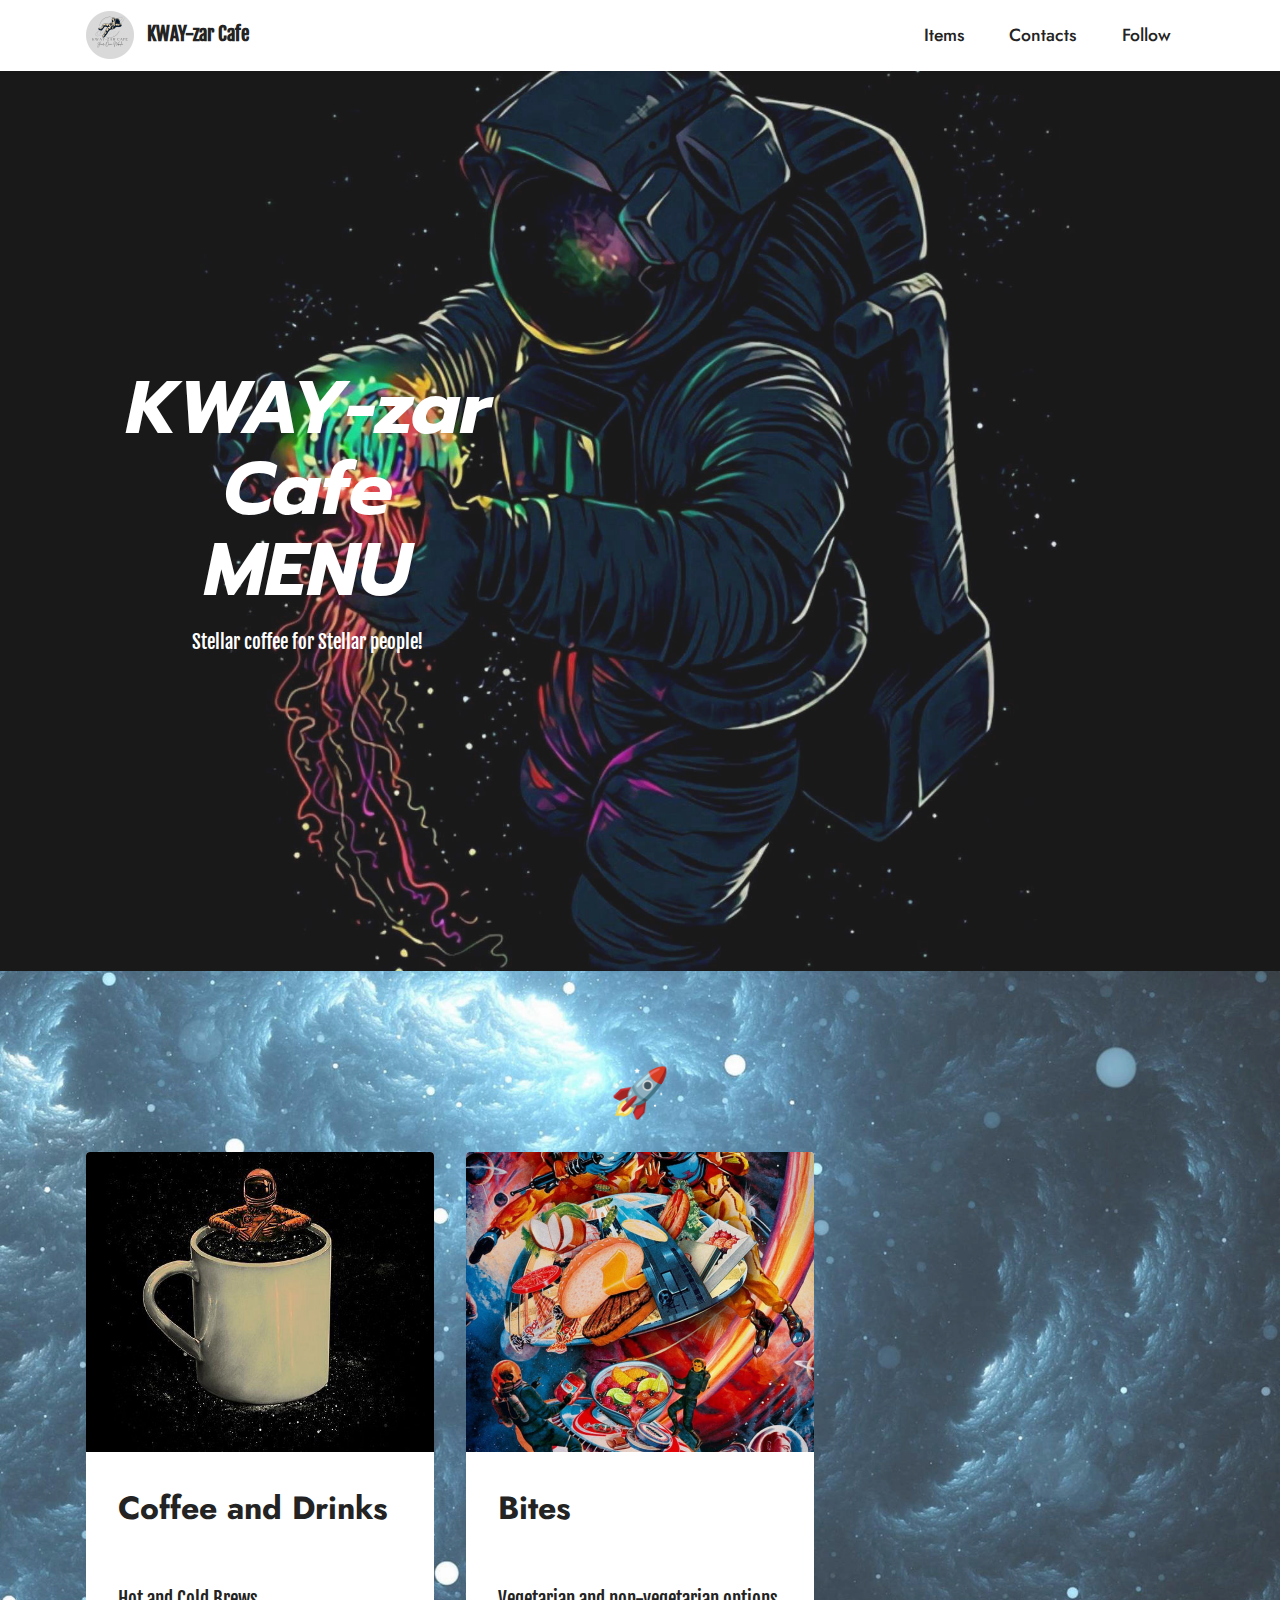
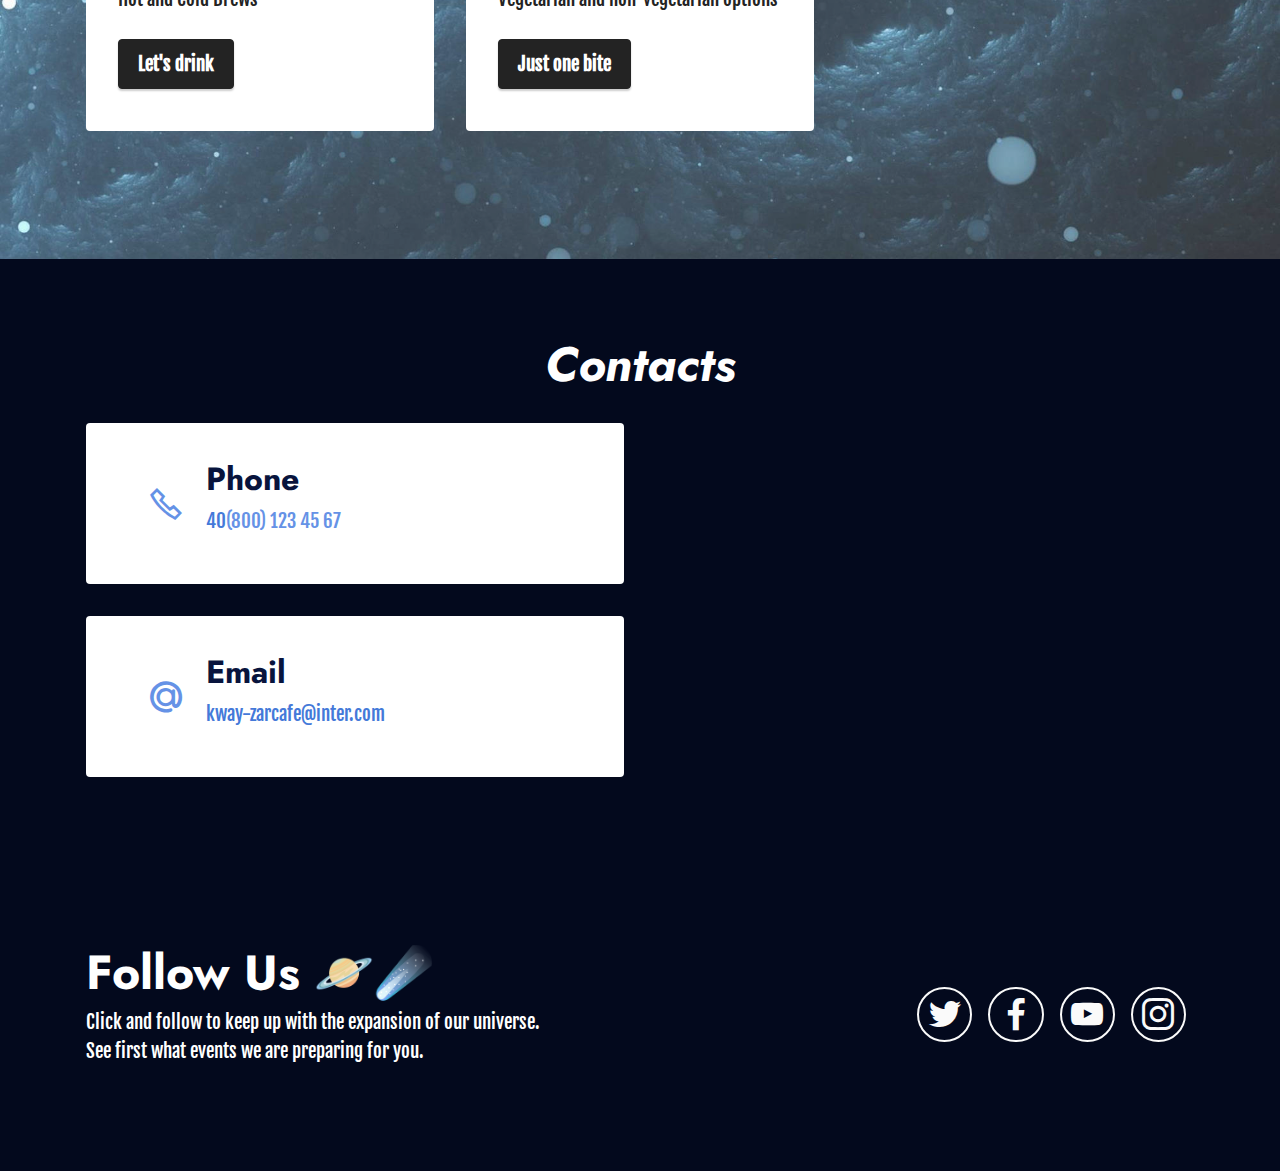
<file: index.html>
<!DOCTYPE html>
<html  >
<head>
  
  <meta charset="UTF-8">
  <meta http-equiv="X-UA-Compatible" content="IE=edge">
  
  <meta name="viewport" content="width=device-width, initial-scale=1, minimum-scale=1">
  <link rel="shortcut icon" href="assets/images/kway-zar-cafe-modified-96x96.png" type="image/x-icon">
  <meta name="description" content="">
  
  
  <title>Home</title>
  <link rel="stylesheet" href="assets/web/assets/mobirise-icons2/mobirise2.css">
  <link rel="stylesheet" href="assets/tether/tether.min.css">
  <link rel="stylesheet" href="assets/bootstrap/css/bootstrap.min.css">
  <link rel="stylesheet" href="assets/bootstrap/css/bootstrap-grid.min.css">
  <link rel="stylesheet" href="assets/bootstrap/css/bootstrap-reboot.min.css">
  <link rel="stylesheet" href="assets/socicon/css/styles.css">
  <link rel="stylesheet" href="assets/dropdown/css/style.css">
  <link rel="stylesheet" href="assets/theme/css/style.css">
  <link rel="preload" as="style" href="assets/mobirise/css/mbr-additional.css"><link rel="stylesheet" href="assets/mobirise/css/mbr-additional.css" type="text/css">
  
  
  
  
</head>
<body>
  
  <section class="menu menu2 cid-tBMPAKEVvj" once="menu" id="menu2-e">
    
    <nav class="navbar navbar-dropdown navbar-expand-lg">
        <div class="container">
            <div class="navbar-brand">
                <span class="navbar-logo">
                    <a href="https://mobiri.se">
                        <img src="assets/images/kway-zar-cafe-modified-96x96.png" alt="" style="height: 3rem;">
                    </a>
                </span>
                <span class="navbar-caption-wrap"><a class="navbar-caption text-black display-7" href="https://mobiri.se">KWAY-zar Cafe</a></span>
            </div>
            <button class="navbar-toggler" type="button" data-toggle="collapse" data-target="#navbarSupportedContent" aria-controls="navbarNavAltMarkup" aria-expanded="false" aria-label="Toggle navigation">
                <div class="hamburger">
                    <span></span>
                    <span></span>
                    <span></span>
                    <span></span>
                </div>
            </button>
            <div class="collapse navbar-collapse" id="navbarSupportedContent">
                <ul class="navbar-nav nav-dropdown nav-right" data-app-modern-menu="true"><li class="nav-item"><a class="nav-link link text-black text-primary display-4" href="index.html#features4-1">Items</a></li>
                    <li class="nav-item"><a class="nav-link link text-black text-primary display-4" href="index.html#contacts3-a">
                            Contacts</a></li>
                    <li class="nav-item"><a class="nav-link link text-black text-primary display-4" href="index.html#contacts4-b">Follow</a>
                    </li></ul>
                
                
            </div>
        </div>
    </nav>
</section>

<section class="header1 cid-tBMjFwR59w mbr-fullscreen" id="header1-0">

    

    <div class="mbr-overlay" style="opacity: 0.1; background-color: rgb(250, 250, 250);"></div>

    <div class="container">
        <div class="row">
            <div class="col-12 col-lg-5">
                <h1 class="mbr-section-title mbr-fonts-style mb-3 display-1"><strong><em>KWAY-zar Cafe</em></strong><br><strong><em>MENU</em></strong></h1>
                
                <p class="mbr-text mbr-fonts-style display-7">
                    Stellar coffee for Stellar people!</p>
                
            </div>
        </div>
    </div>
</section>

<section class="features3 cid-tBMlniEzn3" id="features4-1">
    
    <div class="mbr-overlay"></div>
    <div class="container">
        <div class="mbr-section-head">
            <h4 class="mbr-section-title mbr-fonts-style align-center mb-0 display-2"><strong>🚀</strong></h4>
            
        </div>
        <div class="row mt-4">
            <div class="item features-image сol-12 col-md-6 col-lg-4">
                <div class="item-wrapper">
                    <div class="item-img">
                        <img src="assets/images/c5f9dfac4e415ea9385985f1bfcae1db-550x550.jpg" alt="" title="" data-slide-to="2">
                    </div>
                    <div class="item-content">
                        <h5 class="item-title mbr-fonts-style display-5"><strong>Coffee and Drinks</strong></h5>
                        <h6 class="item-subtitle mbr-fonts-style mt-1 display-7">-</h6>
                        <p class="mbr-text mbr-fonts-style mt-3 display-7">Hot and Cold Brews</p>
                    </div>
                    <div class="mbr-section-btn item-footer mt-2"><a href="page1.html" class="btn item-btn btn-black display-7" target="_blank">Let's drink</a></div>
                </div>
            </div><div class="item features-image сol-12 col-md-6 col-lg-4">
                <div class="item-wrapper">
                    <div class="item-img">
                        <img src="assets/images/612671b1f3d0ce83d9367613-websitefood-fa-p-800-696x870.jpg" alt="" title="" data-slide-to="0">
                    </div>
                    <div class="item-content">
                        <h5 class="item-title mbr-fonts-style display-5"><strong>Bites</strong></h5>
                        <h6 class="item-subtitle mbr-fonts-style mt-1 display-7">
                            HTML/CSS Coding</h6>
                        <p class="mbr-text mbr-fonts-style mt-3 display-7">Vegetarian and non-vegetarian options</p>
                    </div>
                    <div class="mbr-section-btn item-footer mt-2"><a href="page2.html" class="btn item-btn btn-black display-7" target="_blank">Just one bite</a></div>
                </div>
            </div>
            
            
            
        </div>
    </div>
</section>

<section class="contacts3 map1 cid-tBMMKjc0uT" id="contacts3-a">

    
    <div class="container">
        <div class="mbr-section-head">
            <h3 class="mbr-section-title mbr-fonts-style align-center mb-0 display-2">
                <strong><em>Contacts</em></strong>
            </h3>
            
        </div>
        <div class="row justify-content-center mt-4">
            <div class="card col-12 col-md-6">
                <div class="card-wrapper">
                    <div class="image-wrapper">
                        <span class="mbr-iconfont mobi-mbri-phone mobi-mbri"></span>
                    </div>
                    <div class="text-wrapper">
                        <h6 class="card-title mbr-fonts-style mb-1 display-5">
                            <strong>Phone</strong>
                        </h6>
                        <p class="mbr-text mbr-fonts-style display-7">40<a href="tel:+12345678910" class="text-primary">(800) 123 45 67</a>
                        </p>
                    </div>
                </div>
                <div class="card-wrapper">
                    <div class="image-wrapper">
                        <span class="mbr-iconfont socicon-mailru socicon"></span>
                    </div>
                    <div class="text-wrapper">
                        <h6 class="card-title mbr-fonts-style mb-1 display-5">
                            <strong>Email</strong>
                        </h6>
                        <p class="mbr-text mbr-fonts-style display-7">kway-zarcafe@inter.com</p>
                    </div>
                </div>
            </div>
            <div class="map-wrapper col-12 col-md-6">
                <div class="google-map"><iframe frameborder="0" style="border:0" src="https://www.google.com/maps/embed/v1/place?key=AIzaSyCNveGQ9bfpKFwWzQLLftrR9hNiHwdqQG8&amp;q=place_id:ChIJn6wOs6lZwokRLKy1iqRcoKw" allowfullscreen=""></iframe></div>
            </div>
        </div>
    </div>
</section>

<section class="contacts4 cid-tBMMNh51Nj" id="contacts4-b">

    

    

    <div class="container">
        <div class="row align-items-center justify-content-center">
            <div class="text-content col-12 col-md-6">
                <h2 class="mbr-section-title mbr-fonts-style display-2">
                    <strong>Follow Us 🪐☄️</strong></h2>
                <p class="mbr-text mbr-fonts-style display-7">Click and follow to keep up with the expansion of our universe.<br>See first what events we are preparing for you.</p>
            </div>
            <div class="icons d-flex align-items-center col-12 col-md-6 justify-content-end mt-md-0 mt-2 flex-wrap">
                <a href="https://twitter.com/mobirise" target="_blank">
                    <span class="socicon-twitter socicon mbr-iconfont mbr-iconfont-social"></span>
                </a>
                <a href="https://www.facebook.com/pages/Mobirise/1616226671953247" target="_blank">
                    <span class="socicon-facebook socicon mbr-iconfont mbr-iconfont-social"></span>
                </a>
                <a href="https://www.youtube.com/c/mobirise" target="_blank">
                    <span class="socicon-youtube socicon mbr-iconfont mbr-iconfont-social"></span>
                </a>
                <a href="https://instagram.com/mobirise" target="_blank">
                    <span class="socicon-instagram socicon mbr-iconfont mbr-iconfont-social"></span>
                </a>
                
                
                
                
                
                
            </div>
        </div>
    </div>
    
</section>


  <script src="assets/web/assets/jquery/jquery.min.js"></script>
  <script src="assets/popper/popper.min.js"></script>
  <script src="assets/tether/tether.min.js"></script>
  <script src="assets/bootstrap/js/bootstrap.min.js"></script>
  <script src="assets/smoothscroll/smooth-scroll.js"></script>
  <script src="assets/sociallikes/social-likes.js"></script>
  <script src="assets/dropdown/js/nav-dropdown.js"></script>
  <script src="assets/dropdown/js/navbar-dropdown.js"></script>
  <script src="assets/touchswipe/jquery.touch-swipe.min.js"></script>
  <script src="assets/theme/js/script.js"></script>
  
  
  
</body>
</html>
</file>
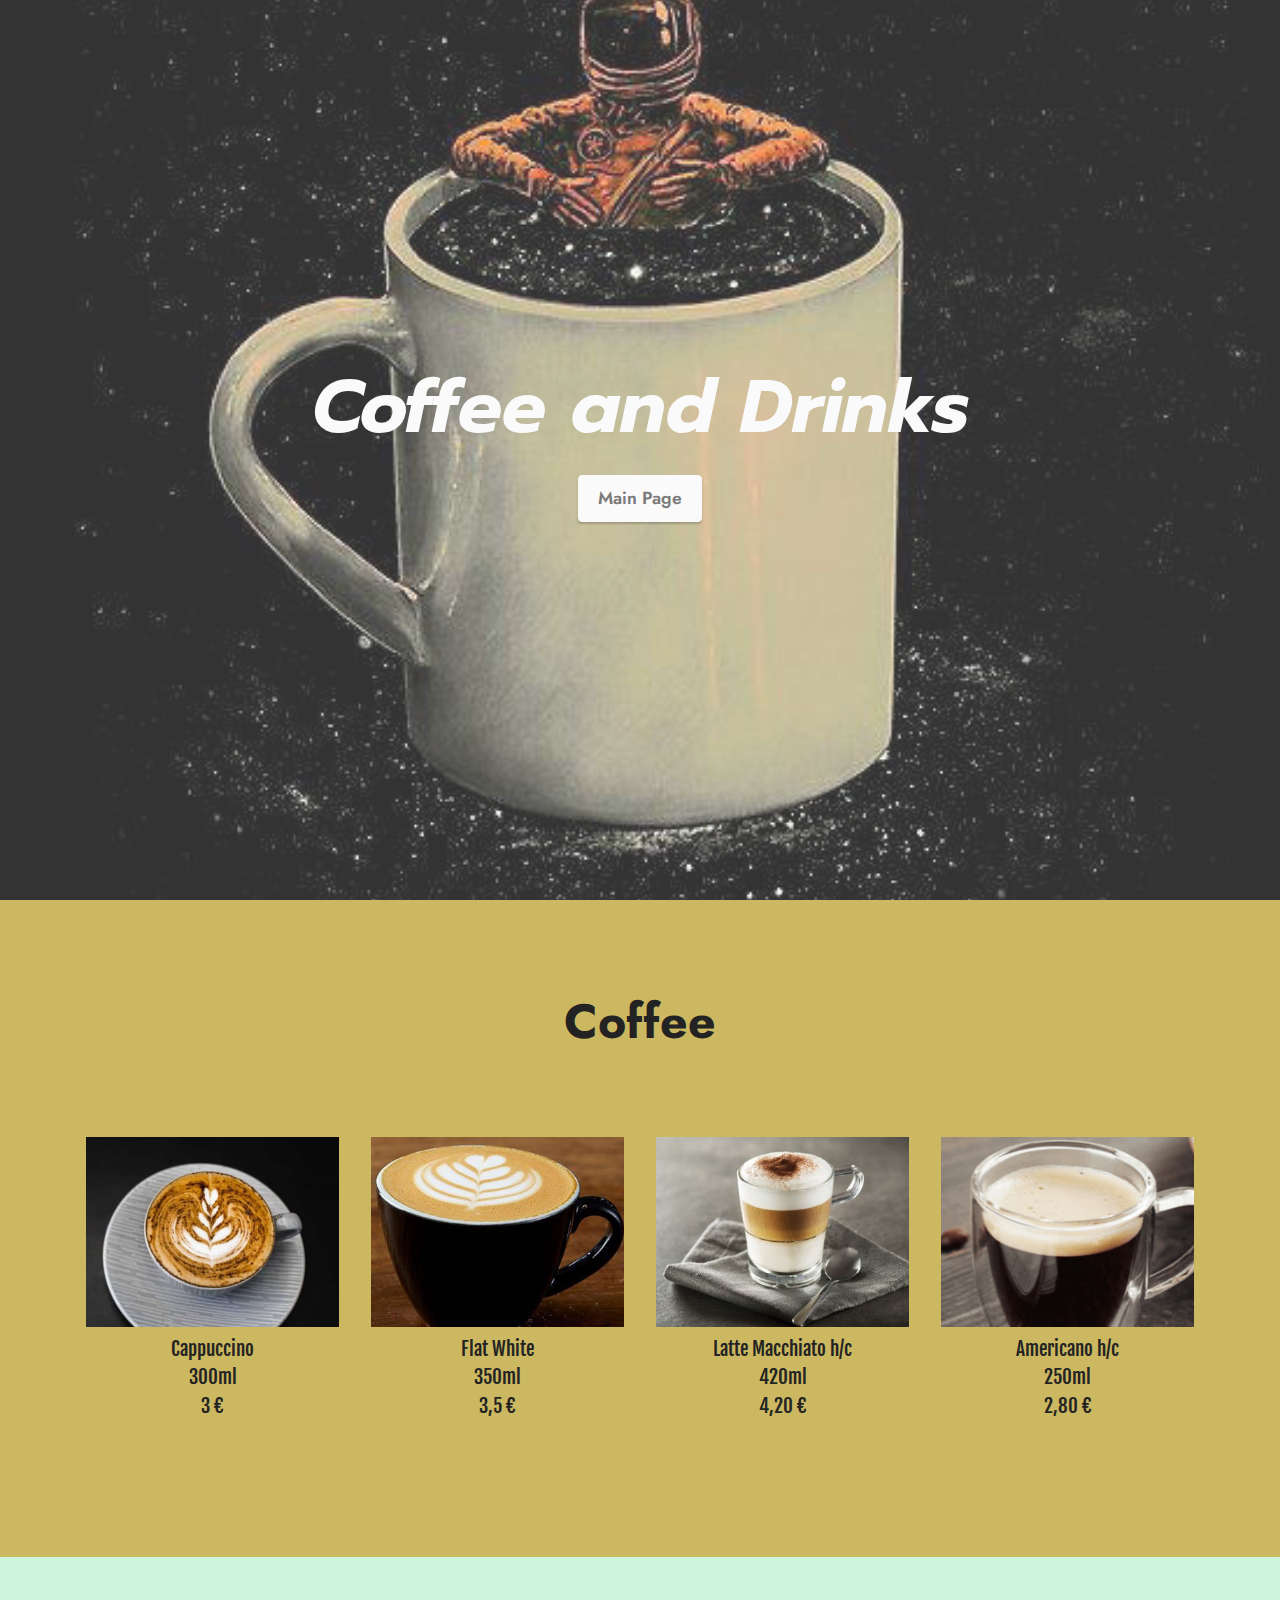
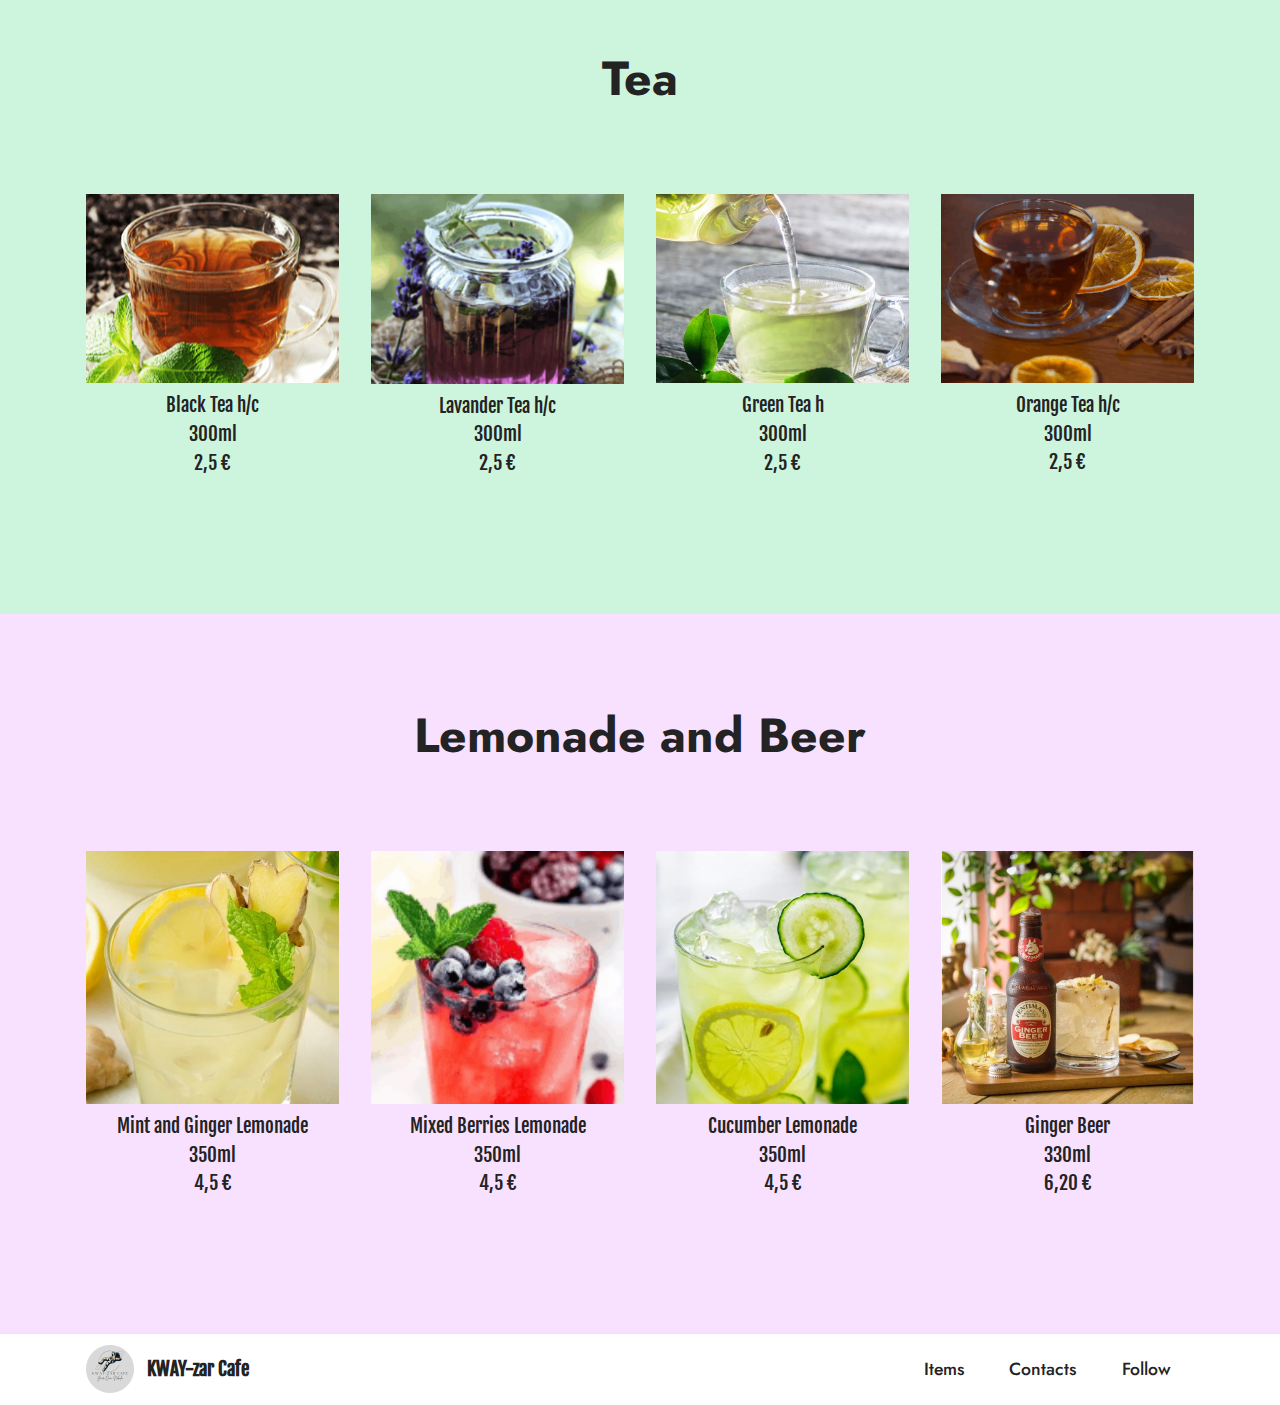
<file: page1.html>
<!DOCTYPE html>
<html  >
<head>
  
  <meta charset="UTF-8">
  <meta http-equiv="X-UA-Compatible" content="IE=edge">
  
  <meta name="viewport" content="width=device-width, initial-scale=1, minimum-scale=1">
  <link rel="shortcut icon" href="assets/images/kway-zar-cafe-modified-96x96.png" type="image/x-icon">
  <meta name="description" content="">
  
  
  <title>Beverages</title>
  <link rel="stylesheet" href="assets/web/assets/mobirise-icons2/mobirise2.css">
  <link rel="stylesheet" href="assets/tether/tether.min.css">
  <link rel="stylesheet" href="assets/bootstrap/css/bootstrap.min.css">
  <link rel="stylesheet" href="assets/bootstrap/css/bootstrap-grid.min.css">
  <link rel="stylesheet" href="assets/bootstrap/css/bootstrap-reboot.min.css">
  <link rel="stylesheet" href="assets/dropdown/css/style.css">
  <link rel="stylesheet" href="assets/socicon/css/styles.css">
  <link rel="stylesheet" href="assets/theme/css/style.css">
  <link rel="preload" as="style" href="assets/mobirise/css/mbr-additional.css"><link rel="stylesheet" href="assets/mobirise/css/mbr-additional.css" type="text/css">
  
  
  
  
</head>
<body>
  
  <section class="header13 cid-tBMveLUrTV mbr-fullscreen" id="header13-2">

    

    <div class="mbr-overlay" style="opacity: 0.2; background-color: rgb(255, 255, 255);"></div>

    <div class="align-center container">
        <div class="row justify-content-center">
            <div class="col-12 col-lg-10">
                <h1 class="mbr-section-title mbr-fonts-style mb-3 display-1"><strong><em>Coffee and Drinks</em></strong></h1>
                
                
                <div class="mbr-section-btn mt-3"><a class="btn btn-white display-4" href="index.html">Main Page</a></div>
                
            </div>
        </div>
    </div>
</section>

<section class="gallery5 mbr-gallery cid-tBMwLSEEem" id="gallery5-3">
    

    

    <div class="container">
        <div class="mbr-section-head">
            <h3 class="mbr-section-title mbr-fonts-style align-center m-0 display-2"><strong>Coffee</strong></h3>
            <h4 class="mbr-section-subtitle mbr-fonts-style align-center mb-0 mt-2 display-5">-</h4>
        </div>
        <div class="row mbr-gallery mt-4">
            <div class="col-12 col-md-6 col-lg-3 item gallery-image">
                <div class="item-wrapper" data-toggle="modal" data-target="#tCmj374FiP-modal">
                    <img class="w-100" src="assets/images/australian-cappuccino-e1633700166537-506x506.jpeg" alt="" data-slide-to="0" data-target="#lb-tCmj374FiP">
                    <div class="icon-wrapper">
                        <span class="mobi-mbri mobi-mbri-search mbr-iconfont mbr-iconfont-btn"></span>
                    </div>
                </div>
                <h6 class="mbr-item-subtitle mbr-fonts-style align-center mb-2 mt-2 display-7">Cappuccino<br>300ml<br>3 €</h6>
            </div>
            <div class="col-12 col-md-6 col-lg-3 item gallery-image">
                <div class="item-wrapper" data-toggle="modal" data-target="#tCmj374FiP-modal">
                    <img class="w-100" src="assets/images/flat-white-d8ada0f-440x400.jpeg" alt="" data-slide-to="1" data-target="#lb-tCmj374FiP">
                    <div class="icon-wrapper">
                        <span class="mobi-mbri mobi-mbri-search mbr-iconfont mbr-iconfont-btn"></span>
                    </div>
                </div>
                <h6 class="mbr-item-subtitle mbr-fonts-style align-center mb-2 mt-2 display-7">Flat White<br>350ml<br>3,5 €</h6>
            </div>
            <div class="col-12 col-md-6 col-lg-3 item gallery-image">
                <div class="item-wrapper" data-toggle="modal" data-target="#tCmj374FiP-modal">
                    <img class="w-100" src="assets/images/prepare-latte-macchiato-milk-coffee-yourself-506x338.jpeg" alt="" data-slide-to="2" data-target="#lb-tCmj374FiP">
                    <div class="icon-wrapper">
                        <span class="mobi-mbri mobi-mbri-search mbr-iconfont mbr-iconfont-btn"></span>
                    </div>
                </div>
                <h6 class="mbr-item-subtitle mbr-fonts-style align-center mb-2 mt-2 display-7">Latte Macchiato h/c<br>420ml<br>4,20 €</h6>
            </div>
            <div class="col-12 col-md-6 col-lg-3 item gallery-image">
                <div class="item-wrapper" data-toggle="modal" data-target="#tCmj374FiP-modal">
                    <img class="w-100" src="assets/images/americano-1-335x334.png" alt="" data-slide-to="3" data-target="#lb-tCmj374FiP">
                    <div class="icon-wrapper">
                        <span class="mobi-mbri mobi-mbri-search mbr-iconfont mbr-iconfont-btn"></span>
                    </div>
                </div>
                <h6 class="mbr-item-subtitle mbr-fonts-style align-center mb-2 mt-2 display-7">Americano h/c<br>250ml<br>2,80 €</h6>
            </div>
        </div>

        <div class="modal mbr-slider" tabindex="-1" role="dialog" aria-hidden="true" id="tCmj374FiP-modal">
            <div class="modal-dialog" role="document">
                <div class="modal-content">
                    <div class="modal-body">
                        <div class="carousel slide carousel-fade" id="lb-tCmj374FiP" data-interval="5000">
                            <div class="carousel-inner">
                                <div class="carousel-item active">
                                    <img class="d-block w-100" src="assets/images/australian-cappuccino-e1633700166537-506x506.jpeg" alt="">
                                </div>
                                <div class="carousel-item">
                                    <img class="d-block w-100" src="assets/images/flat-white-d8ada0f-440x400.jpeg" alt="">
                                </div>
                                <div class="carousel-item">
                                    <img class="d-block w-100" src="assets/images/prepare-latte-macchiato-milk-coffee-yourself-506x338.jpeg" alt="">
                                </div>
                                <div class="carousel-item">
                                    <img class="d-block w-100" src="assets/images/americano-1-335x334.png" alt="">
                                </div>
                            </div>
                            <ol class="carousel-indicators">
                                <li data-slide-to="0" class="active" data-target="#lb-tCmj374FiP"></li>
                                <li data-slide-to="1" data-target="#lb-tCmj374FiP"></li>
                                <li data-slide-to="2" data-target="#lb-tCmj374FiP"></li>
                                <li data-slide-to="3" data-target="#lb-tCmj374FiP"></li>
                            </ol>
                            <a role="button" href="" class="close" data-dismiss="modal" aria-label="Close">
                            </a>
                            <a class="carousel-control-prev carousel-control" role="button" data-slide="prev" href="#lb-tCmj374FiP">
                                <span class="mobi-mbri mobi-mbri-arrow-prev" aria-hidden="true"></span>
                                <span class="sr-only">Previous</span>
                            </a>
                            <a class="carousel-control-next carousel-control" role="button" data-slide="next" href="#lb-tCmj374FiP">
                                <span class="mobi-mbri mobi-mbri-arrow-next" aria-hidden="true"></span>
                                <span class="sr-only">Next</span>
                            </a>
                        </div>
                    </div>
                </div>
            </div>
        </div>
    </div>
</section>

<section class="gallery5 mbr-gallery cid-tBMz1fcJTe" id="gallery5-4">
    

    

    <div class="container">
        <div class="mbr-section-head">
            <h3 class="mbr-section-title mbr-fonts-style align-center m-0 display-2"><strong>Tea</strong></h3>
            <h4 class="mbr-section-subtitle mbr-fonts-style align-center mb-0 mt-2 display-5">Images with Captions</h4>
        </div>
        <div class="row mbr-gallery mt-4">
            <div class="col-12 col-md-6 col-lg-3 item gallery-image">
                <div class="item-wrapper" data-toggle="modal" data-target="#tCmj3bniod-modal">
                    <img class="w-100" src="assets/images/black-tea-326x327.png" alt="" data-slide-to="0" data-target="#lb-tCmj3bniod">
                    <div class="icon-wrapper">
                        <span class="mobi-mbri mobi-mbri-search mbr-iconfont mbr-iconfont-btn"></span>
                    </div>
                </div>
                <h6 class="mbr-item-subtitle mbr-fonts-style align-center mb-2 mt-2 display-7">Black Tea h/c<br>300ml<br>2,5 €</h6>
            </div>
            <div class="col-12 col-md-6 col-lg-3 item gallery-image">
                <div class="item-wrapper" data-toggle="modal" data-target="#tCmj3bniod-modal">
                    <img class="w-100" src="assets/images/lavander-tea-463x313.png" alt="" data-slide-to="1" data-target="#lb-tCmj3bniod">
                    <div class="icon-wrapper">
                        <span class="mobi-mbri mobi-mbri-search mbr-iconfont mbr-iconfont-btn"></span>
                    </div>
                </div>
                <h6 class="mbr-item-subtitle mbr-fonts-style align-center mb-2 mt-2 display-7">Lavander Tea h/c<br>300ml<br>2,5 €</h6>
            </div>
            <div class="col-12 col-md-6 col-lg-3 item gallery-image">
                <div class="item-wrapper" data-toggle="modal" data-target="#tCmj3bniod-modal">
                    <img class="w-100" src="assets/images/green-tea-wight-loss-1643990040-506x506.jpeg" alt="" data-slide-to="2" data-target="#lb-tCmj3bniod">
                    <div class="icon-wrapper">
                        <span class="mobi-mbri mobi-mbri-search mbr-iconfont mbr-iconfont-btn"></span>
                    </div>
                </div>
                <h6 class="mbr-item-subtitle mbr-fonts-style align-center mb-2 mt-2 display-7">Green Tea h<br>300ml<br>2,5 €</h6>
            </div>
            <div class="col-12 col-md-6 col-lg-3 item gallery-image">
                <div class="item-wrapper" data-toggle="modal" data-target="#tCmj3bniod-modal">
                    <img class="w-100" src="assets/images/orange-tea-435x325.png" alt="" data-slide-to="3" data-target="#lb-tCmj3bniod">
                    <div class="icon-wrapper">
                        <span class="mobi-mbri mobi-mbri-search mbr-iconfont mbr-iconfont-btn"></span>
                    </div>
                </div>
                <h6 class="mbr-item-subtitle mbr-fonts-style align-center mb-2 mt-2 display-7">Orange Tea h/c<br>300ml<br>2,5 €</h6>
            </div>
        </div>

        <div class="modal mbr-slider" tabindex="-1" role="dialog" aria-hidden="true" id="tCmj3bniod-modal">
            <div class="modal-dialog" role="document">
                <div class="modal-content">
                    <div class="modal-body">
                        <div class="carousel slide" id="lb-tCmj3bniod" data-interval="5000">
                            <div class="carousel-inner">
                                <div class="carousel-item active">
                                    <img class="d-block w-100" src="assets/images/black-tea-326x327.png" alt="">
                                </div>
                                <div class="carousel-item">
                                    <img class="d-block w-100" src="assets/images/lavander-tea-463x313.png" alt="">
                                </div>
                                <div class="carousel-item">
                                    <img class="d-block w-100" src="assets/images/green-tea-wight-loss-1643990040-506x506.jpeg" alt="">
                                </div>
                                <div class="carousel-item">
                                    <img class="d-block w-100" src="assets/images/orange-tea-435x325.png" alt="">
                                </div>
                            </div>
                            <ol class="carousel-indicators">
                                <li data-slide-to="0" class="active" data-target="#lb-tCmj3bniod"></li>
                                <li data-slide-to="1" data-target="#lb-tCmj3bniod"></li>
                                <li data-slide-to="2" data-target="#lb-tCmj3bniod"></li>
                                <li data-slide-to="3" data-target="#lb-tCmj3bniod"></li>
                            </ol>
                            <a role="button" href="" class="close" data-dismiss="modal" aria-label="Close">
                            </a>
                            <a class="carousel-control-prev carousel-control" role="button" data-slide="prev" href="#lb-tCmj3bniod">
                                <span class="mobi-mbri mobi-mbri-arrow-prev" aria-hidden="true"></span>
                                <span class="sr-only">Previous</span>
                            </a>
                            <a class="carousel-control-next carousel-control" role="button" data-slide="next" href="#lb-tCmj3bniod">
                                <span class="mobi-mbri mobi-mbri-arrow-next" aria-hidden="true"></span>
                                <span class="sr-only">Next</span>
                            </a>
                        </div>
                    </div>
                </div>
            </div>
        </div>
    </div>
</section>

<section class="gallery5 mbr-gallery cid-tBMBvpPlbG" id="gallery5-5">
    

    

    <div class="container">
        <div class="mbr-section-head">
            <h3 class="mbr-section-title mbr-fonts-style align-center m-0 display-2"><strong>Lemonade and Beer</strong></h3>
            <h4 class="mbr-section-subtitle mbr-fonts-style align-center mb-0 mt-2 display-5">Images with Captions</h4>
        </div>
        <div class="row mbr-gallery mt-4">
            <div class="col-12 col-md-6 col-lg-3 item gallery-image">
                <div class="item-wrapper" data-toggle="modal" data-target="#tCmj3cLkZi-modal">
                    <img class="w-100" src="assets/images/ginger-lemonade-featured-image-506x506.jpeg" alt="" data-slide-to="0" data-target="#lb-tCmj3cLkZi">
                    <div class="icon-wrapper">
                        <span class="mobi-mbri mobi-mbri-search mbr-iconfont mbr-iconfont-btn"></span>
                    </div>
                </div>
                <h6 class="mbr-item-subtitle mbr-fonts-style align-center mb-2 mt-2 display-7">Mint and Ginger Lemonade<br>350ml<br>4,5 €</h6>
            </div>
            <div class="col-12 col-md-6 col-lg-3 item gallery-image">
                <div class="item-wrapper" data-toggle="modal" data-target="#tCmj3cLkZi-modal">
                    <img class="w-100" src="assets/images/mixed-berries-lemonade-198x322.png" alt="" data-slide-to="1" data-target="#lb-tCmj3cLkZi">
                    <div class="icon-wrapper">
                        <span class="mobi-mbri mobi-mbri-search mbr-iconfont mbr-iconfont-btn"></span>
                    </div>
                </div>
                <h6 class="mbr-item-subtitle mbr-fonts-style align-center mb-2 mt-2 display-7">Mixed Berries Lemonade<br>350ml<br>4,5 €</h6>
            </div>
            <div class="col-12 col-md-6 col-lg-3 item gallery-image">
                <div class="item-wrapper" data-toggle="modal" data-target="#tCmj3cLkZi-modal">
                    <img class="w-100" src="assets/images/cucumber-lemonade-7559-2-2000px-scaled-506x758.jpeg" alt="" data-slide-to="2" data-target="#lb-tCmj3cLkZi">
                    <div class="icon-wrapper">
                        <span class="mobi-mbri mobi-mbri-search mbr-iconfont mbr-iconfont-btn"></span>
                    </div>
                </div>
                <h6 class="mbr-item-subtitle mbr-fonts-style align-center mb-2 mt-2 display-7">Cucumber Lemonade<br>350ml<br>4,5 €</h6>
            </div>
            <div class="col-12 col-md-6 col-lg-3 item gallery-image">
                <div class="item-wrapper" data-toggle="modal" data-target="#tCmj3cLkZi-modal">
                    <img class="w-100" src="assets/images/ginger-beer-2-506x506.jpg" alt="" data-slide-to="3" data-target="#lb-tCmj3cLkZi">
                    <div class="icon-wrapper">
                        <span class="mobi-mbri mobi-mbri-search mbr-iconfont mbr-iconfont-btn"></span>
                    </div>
                </div>
                <h6 class="mbr-item-subtitle mbr-fonts-style align-center mb-2 mt-2 display-7">Ginger Beer<br>330ml<br>6,20 €</h6>
            </div>
        </div>

        <div class="modal mbr-slider" tabindex="-1" role="dialog" aria-hidden="true" id="tCmj3cLkZi-modal">
            <div class="modal-dialog" role="document">
                <div class="modal-content">
                    <div class="modal-body">
                        <div class="carousel slide" id="lb-tCmj3cLkZi" data-interval="5000">
                            <div class="carousel-inner">
                                <div class="carousel-item active">
                                    <img class="d-block w-100" src="assets/images/ginger-lemonade-featured-image-506x506.jpeg" alt="">
                                </div>
                                <div class="carousel-item">
                                    <img class="d-block w-100" src="assets/images/mixed-berries-lemonade-198x322.png" alt="">
                                </div>
                                <div class="carousel-item">
                                    <img class="d-block w-100" src="assets/images/cucumber-lemonade-7559-2-2000px-scaled-506x758.jpeg" alt="">
                                </div>
                                <div class="carousel-item">
                                    <img class="d-block w-100" src="assets/images/ginger-beer-2-506x506.jpg" alt="">
                                </div>
                            </div>
                            <ol class="carousel-indicators">
                                <li data-slide-to="0" class="active" data-target="#lb-tCmj3cLkZi"></li>
                                <li data-slide-to="1" data-target="#lb-tCmj3cLkZi"></li>
                                <li data-slide-to="2" data-target="#lb-tCmj3cLkZi"></li>
                                <li data-slide-to="3" data-target="#lb-tCmj3cLkZi"></li>
                            </ol>
                            <a role="button" href="" class="close" data-dismiss="modal" aria-label="Close">
                            </a>
                            <a class="carousel-control-prev carousel-control" role="button" data-slide="prev" href="#lb-tCmj3cLkZi">
                                <span class="mobi-mbri mobi-mbri-arrow-prev" aria-hidden="true"></span>
                                <span class="sr-only">Previous</span>
                            </a>
                            <a class="carousel-control-next carousel-control" role="button" data-slide="next" href="#lb-tCmj3cLkZi">
                                <span class="mobi-mbri mobi-mbri-arrow-next" aria-hidden="true"></span>
                                <span class="sr-only">Next</span>
                            </a>
                        </div>
                    </div>
                </div>
            </div>
        </div>
    </div>
</section>

<section class="menu menu2 cid-tBMPAKEVvj" once="menu" id="menu2-e">
    
    <nav class="navbar navbar-dropdown navbar-expand-lg">
        <div class="container">
            <div class="navbar-brand">
                <span class="navbar-logo">
                    <a href="https://mobiri.se">
                        <img src="assets/images/kway-zar-cafe-modified-96x96.png" alt="" style="height: 3rem;">
                    </a>
                </span>
                <span class="navbar-caption-wrap"><a class="navbar-caption text-black display-7" href="https://mobiri.se">KWAY-zar Cafe</a></span>
            </div>
            <button class="navbar-toggler" type="button" data-toggle="collapse" data-target="#navbarSupportedContent" aria-controls="navbarNavAltMarkup" aria-expanded="false" aria-label="Toggle navigation">
                <div class="hamburger">
                    <span></span>
                    <span></span>
                    <span></span>
                    <span></span>
                </div>
            </button>
            <div class="collapse navbar-collapse" id="navbarSupportedContent">
                <ul class="navbar-nav nav-dropdown nav-right" data-app-modern-menu="true"><li class="nav-item"><a class="nav-link link text-black text-primary display-4" href="index.html#features4-1">Items</a></li>
                    <li class="nav-item"><a class="nav-link link text-black text-primary display-4" href="index.html#contacts3-a">
                            Contacts</a></li>
                    <li class="nav-item"><a class="nav-link link text-black text-primary display-4" href="index.html#contacts4-b">Follow</a>
                    </li></ul>
                
                
            </div>
        </div>
    </nav>
</section>


  <script src="assets/web/assets/jquery/jquery.min.js"></script>
  <script src="assets/popper/popper.min.js"></script>
  <script src="assets/tether/tether.min.js"></script>
  <script src="assets/bootstrap/js/bootstrap.min.js"></script>
  <script src="assets/smoothscroll/smooth-scroll.js"></script>
  <script src="assets/dropdown/js/nav-dropdown.js"></script>
  <script src="assets/dropdown/js/navbar-dropdown.js"></script>
  <script src="assets/touchswipe/jquery.touch-swipe.min.js"></script>
  <script src="assets/theme/js/script.js"></script>
  
  
  
</body>
</html>
</file>
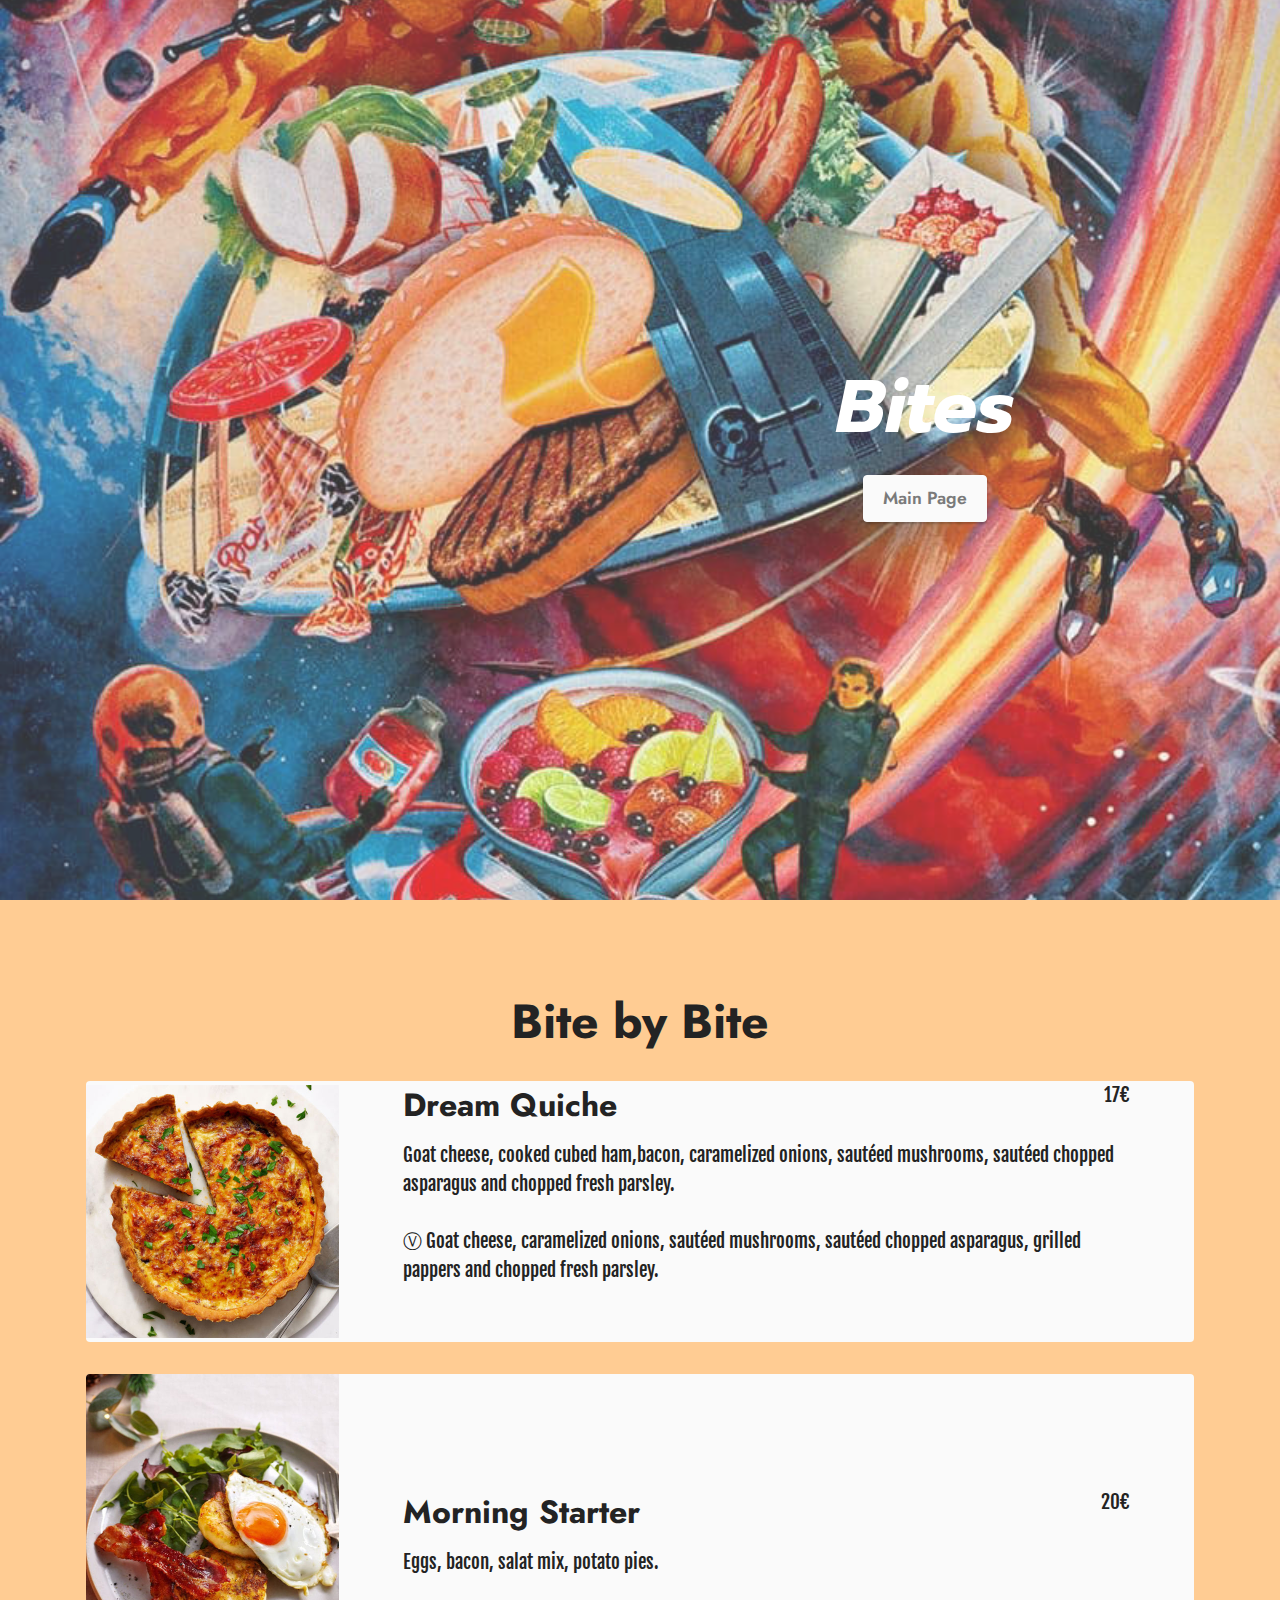
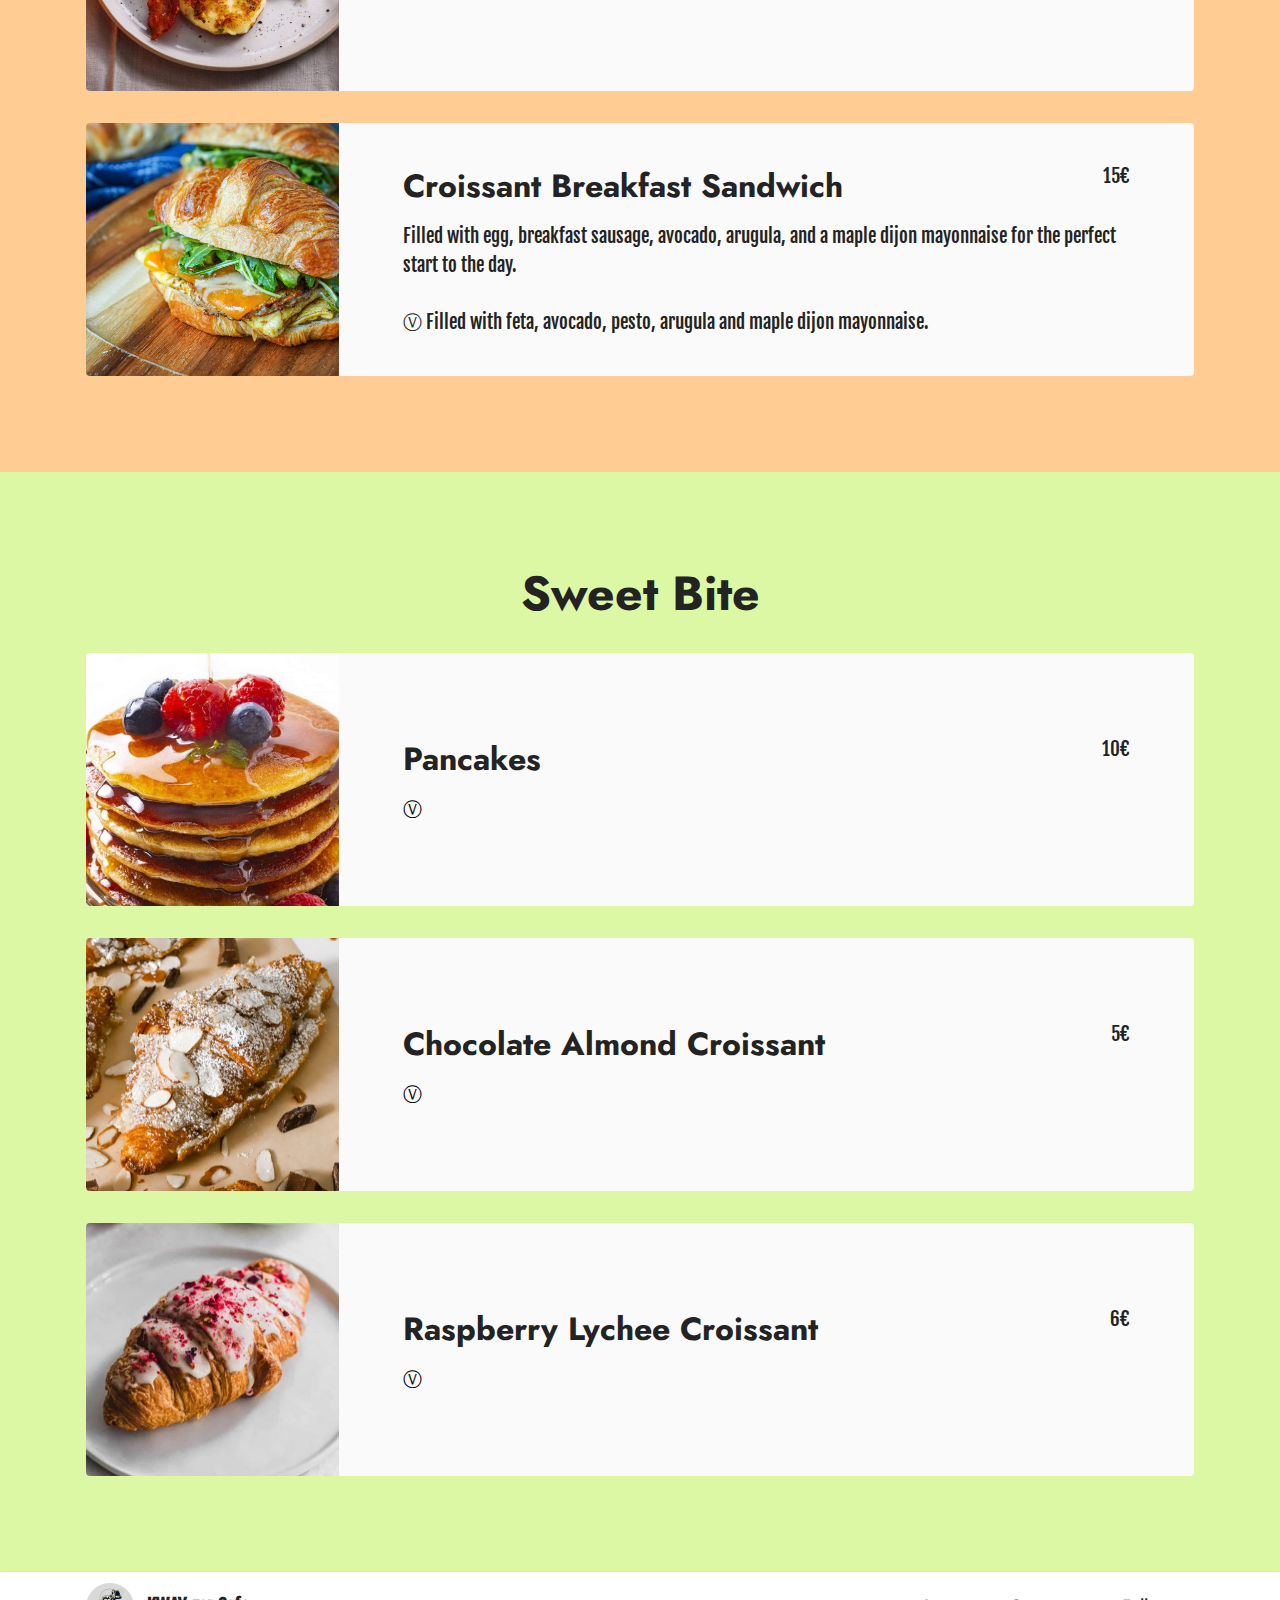
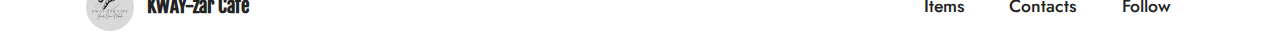
<file: page2.html>
<!DOCTYPE html>
<html  >
<head>
  
  <meta charset="UTF-8">
  <meta http-equiv="X-UA-Compatible" content="IE=edge">
  
  <meta name="viewport" content="width=device-width, initial-scale=1, minimum-scale=1">
  <link rel="shortcut icon" href="assets/images/kway-zar-cafe-modified-96x96.png" type="image/x-icon">
  <meta name="description" content="">
  
  
  <title>Bites</title>
  <link rel="stylesheet" href="assets/tether/tether.min.css">
  <link rel="stylesheet" href="assets/bootstrap/css/bootstrap.min.css">
  <link rel="stylesheet" href="assets/bootstrap/css/bootstrap-grid.min.css">
  <link rel="stylesheet" href="assets/bootstrap/css/bootstrap-reboot.min.css">
  <link rel="stylesheet" href="assets/dropdown/css/style.css">
  <link rel="stylesheet" href="assets/socicon/css/styles.css">
  <link rel="stylesheet" href="assets/theme/css/style.css">
  <link rel="preload" as="style" href="assets/mobirise/css/mbr-additional.css"><link rel="stylesheet" href="assets/mobirise/css/mbr-additional.css" type="text/css">
  
  
  
  
</head>
<body>
  
  <section class="header3 cid-tBMDA457en mbr-fullscreen" id="header3-6">

    

    <div class="mbr-overlay" style="opacity: 0.2; background-color: rgb(255, 255, 255);"></div>

    <div class="align-center container">
        <div class="row justify-content-end">
            <div class="col-12 col-lg-6">
                <h1 class="mbr-section-title mbr-fonts-style mb-3 display-1"><strong><em>Bites</em></strong></h1>
                
                
                <div class="mbr-section-btn mt-3"><a class="btn btn-white display-4" href="https://mobiri.se">Main Page</a></div>
            </div>
        </div>
    </div>
</section>

<section class="features10 cid-tBMEB2OPtq" id="features11-7">
    <!---->
    
    
    <div class="container">
        <div class="title">
            <h3 class="mbr-section-title mbr-fonts-style mb-4 display-2">
                <strong>Bite by Bite</strong></h3>
            
        </div>
        <div class="card">
            <div class="card-wrapper">
                <div class="row align-items-center">
                    <div class="col-12 col-md-3">
                        <div class="image-wrapper">
                            <img src="assets/images/quiche-recipe-square-506x506.jpg" alt="" title="">
                        </div>
                    </div>
                    <div class="col-12 col-md">
                        <div class="card-box">
                            <div class="row">
                                <div class="col-12">
                                    <div class="top-line">
                                        <h4 class="card-title mbr-fonts-style display-5"><strong>Dream Quiche</strong></h4>
                                        <p class="cost mbr-fonts-style display-7">17€</p>
                                    </div>
                                </div>
                                <div class="col-12">
                                    <div class="bottom-line">
                                        <p class="mbr-text mbr-fonts-style m-0 display-7">Goat cheese, cooked cubed ham,bacon,&nbsp;caramelized onions, sautéed mushrooms,&nbsp;sautéed chopped asparagus and chopped fresh parsley.<br><br>Ⓥ Goat cheese, caramelized onions,&nbsp;sautéed mushrooms, sautéed chopped asparagus, grilled pappers and chopped fresh parsley.<br><br><br></p>
                                    </div>
                                </div>
                            </div>
                        </div>
                    </div>
                </div>
            </div>
        </div>
        <div class="card">
            <div class="card-wrapper">
                <div class="row align-items-center">
                    <div class="col-12 col-md-3">
                        <div class="image-wrapper">
                            <img src="assets/images/potato-cakes-506x633.jpg" alt="" title="">
                        </div>
                    </div>
                    <div class="col-12 col-md">
                        <div class="card-box">
                            <div class="row">
                                <div class="col-12">
                                    <div class="top-line">
                                        <h4 class="card-title mbr-fonts-style display-5"><strong>Morning Starter</strong></h4>
                                        <p class="cost mbr-fonts-style display-7">20€</p>
                                    </div>
                                </div>
                                <div class="col-12">
                                    <div class="bottom-line">
                                        <p class="mbr-text mbr-fonts-style m-0 display-7">
                                            Eggs, bacon, salat mix, potato pies.</p>
                                    </div>
                                </div>
                            </div>
                        </div>
                    </div>
                </div>
            </div>
        </div>
        <div class="card">
            <div class="card-wrapper">
                <div class="row align-items-center">
                    <div class="col-12 col-md-3">
                        <div class="image-wrapper">
                            <img src="assets/images/croissant-breakfast-sandwich-7-of-9-500x500.jpg" alt="" title="">
                        </div>
                    </div>
                    <div class="col-12 col-md">
                        <div class="card-box">
                            <div class="row">
                                <div class="col-12">
                                    <div class="top-line">
                                        <h4 class="card-title mbr-fonts-style display-5"><strong>Croissant Breakfast Sandwich</strong></h4>
                                        <p class="cost mbr-fonts-style display-7">&nbsp; 15€</p>
                                    </div>
                                </div>
                                <div class="col-12">
                                    <div class="bottom-line">
                                        <p class="mbr-text mbr-fonts-style m-0 display-7">Filled with egg, breakfast sausage, avocado, arugula, and a maple dijon mayonnaise for the perfect start to the day.<br><br>Ⓥ Filled with feta, avocado, pesto, arugula and maple dijon mayonnaise.<br>
                                        </p>
                                    </div>
                                </div>
                            </div>
                        </div>
                    </div>
                </div>
            </div>
        </div>
        
        
        
    </div>
</section>

<section class="features10 cid-tBMJ8roUq7" id="features11-9">
    <!---->
    
    
    <div class="container">
        <div class="title">
            <h3 class="mbr-section-title mbr-fonts-style mb-4 display-2">
                <strong>Sweet Bite</strong></h3>
            
        </div>
        <div class="card">
            <div class="card-wrapper">
                <div class="row align-items-center">
                    <div class="col-12 col-md-3">
                        <div class="image-wrapper">
                            <img src="assets/images/wholesomeyum-easy-keto-almond-flour-pancakes-recipe-24-506x506.jpeg" alt="" title="">
                        </div>
                    </div>
                    <div class="col-12 col-md">
                        <div class="card-box">
                            <div class="row">
                                <div class="col-12">
                                    <div class="top-line">
                                        <h4 class="card-title mbr-fonts-style display-5"><strong>Pancakes</strong></h4>
                                        <p class="cost mbr-fonts-style display-7">
                                            10€</p>
                                    </div>
                                </div>
                                <div class="col-12">
                                    <div class="bottom-line">
                                        <p class="mbr-text mbr-fonts-style m-0 display-7">Ⓥ</p>
                                    </div>
                                </div>
                            </div>
                        </div>
                    </div>
                </div>
            </div>
        </div>
        <div class="card">
            <div class="card-wrapper">
                <div class="row align-items-center">
                    <div class="col-12 col-md-3">
                        <div class="image-wrapper">
                            <img src="assets/images/img-792-506x759.jpeg" alt="" title="">
                        </div>
                    </div>
                    <div class="col-12 col-md">
                        <div class="card-box">
                            <div class="row">
                                <div class="col-12">
                                    <div class="top-line">
                                        <h4 class="card-title mbr-fonts-style display-5"><strong>Chocolate Almond Croissant</strong></h4>
                                        <p class="cost mbr-fonts-style display-7">&nbsp; 5€</p>
                                    </div>
                                </div>
                                <div class="col-12">
                                    <div class="bottom-line">
                                        <p class="mbr-text mbr-fonts-style m-0 display-7">Ⓥ</p>
                                    </div>
                                </div>
                            </div>
                        </div>
                    </div>
                </div>
            </div>
        </div>
        <div class="card">
            <div class="card-wrapper">
                <div class="row align-items-center">
                    <div class="col-12 col-md-3">
                        <div class="image-wrapper">
                            <img src="assets/images/raspberry-rose-lychee-ispahan-croissant3-506x759.jpeg" alt="" title="">
                        </div>
                    </div>
                    <div class="col-12 col-md">
                        <div class="card-box">
                            <div class="row">
                                <div class="col-12">
                                    <div class="top-line">
                                        <h4 class="card-title mbr-fonts-style display-5"><strong>Raspberry Lychee Croissant</strong></h4>
                                        <p class="cost mbr-fonts-style display-7">&nbsp; &nbsp; &nbsp; &nbsp; &nbsp;6€</p>
                                    </div>
                                </div>
                                <div class="col-12">
                                    <div class="bottom-line">
                                        <p class="mbr-text mbr-fonts-style m-0 display-7">
                                            Ⓥ
                                        </p>
                                    </div>
                                </div>
                            </div>
                        </div>
                    </div>
                </div>
            </div>
        </div>
        
        
        
    </div>
</section>

<section class="menu menu2 cid-tBMPAKEVvj" once="menu" id="menu2-e">
    
    <nav class="navbar navbar-dropdown navbar-expand-lg">
        <div class="container">
            <div class="navbar-brand">
                <span class="navbar-logo">
                    <a href="https://mobiri.se">
                        <img src="assets/images/kway-zar-cafe-modified-96x96.png" alt="" style="height: 3rem;">
                    </a>
                </span>
                <span class="navbar-caption-wrap"><a class="navbar-caption text-black display-7" href="https://mobiri.se">KWAY-zar Cafe</a></span>
            </div>
            <button class="navbar-toggler" type="button" data-toggle="collapse" data-target="#navbarSupportedContent" aria-controls="navbarNavAltMarkup" aria-expanded="false" aria-label="Toggle navigation">
                <div class="hamburger">
                    <span></span>
                    <span></span>
                    <span></span>
                    <span></span>
                </div>
            </button>
            <div class="collapse navbar-collapse" id="navbarSupportedContent">
                <ul class="navbar-nav nav-dropdown nav-right" data-app-modern-menu="true"><li class="nav-item"><a class="nav-link link text-black text-primary display-4" href="index.html#features4-1">Items</a></li>
                    <li class="nav-item"><a class="nav-link link text-black text-primary display-4" href="index.html#contacts3-a">
                            Contacts</a></li>
                    <li class="nav-item"><a class="nav-link link text-black text-primary display-4" href="index.html#contacts4-b">Follow</a>
                    </li></ul>
                
                
            </div>
        </div>
    </nav>
</section>


  <script src="assets/web/assets/jquery/jquery.min.js"></script>
  <script src="assets/popper/popper.min.js"></script>
  <script src="assets/tether/tether.min.js"></script>
  <script src="assets/bootstrap/js/bootstrap.min.js"></script>
  <script src="assets/smoothscroll/smooth-scroll.js"></script>
  <script src="assets/dropdown/js/nav-dropdown.js"></script>
  <script src="assets/dropdown/js/navbar-dropdown.js"></script>
  <script src="assets/touchswipe/jquery.touch-swipe.min.js"></script>
  <script src="assets/theme/js/script.js"></script>
  
  
  
</body>
</html>
</file>
<file: assets/web/assets/mobirise-icons2/mobirise2.css>
@font-face {
  font-family: 'Moririse2';
  font-display: swap;
  src:  url('mobirise2.eot?f2bix4');
  src:  url('mobirise2.eot?f2bix4#iefix') format('embedded-opentype'),
    url('mobirise2.ttf?f2bix4') format('truetype'),
    url('mobirise2.woff?f2bix4') format('woff'),
    url('mobirise2.svg?f2bix4#mobirise2') format('svg');
  font-weight: normal;
  font-style: normal;
}

[class^="mobi-"], [class*=" mobi-"] {
  /* use !important to prevent issues with browser extensions that change fonts */
  font-family: 'Moririse2' !important;
  speak: none;
  font-style: normal;
  font-weight: normal;
  font-variant: normal;
  text-transform: none;
  line-height: 1;

  /* Better Font Rendering =========== */
  -webkit-font-smoothing: antialiased;
  -moz-osx-font-smoothing: grayscale;
}

.mobi-mbri-add-submenu:before {
  content: "\e900";
}
.mobi-mbri-alert:before {
  content: "\e901";
}
.mobi-mbri-align-center:before {
  content: "\e902";
}
.mobi-mbri-align-justify:before {
  content: "\e903";
}
.mobi-mbri-align-left:before {
  content: "\e904";
}
.mobi-mbri-align-right:before {
  content: "\e905";
}
.mobi-mbri-android:before {
  content: "\e906";
}
.mobi-mbri-apple:before {
  content: "\e907";
}
.mobi-mbri-arrow-down:before {
  content: "\e908";
}
.mobi-mbri-arrow-next:before {
  content: "\e909";
}
.mobi-mbri-arrow-prev:before {
  content: "\e90a";
}
.mobi-mbri-arrow-up:before {
  content: "\e90b";
}
.mobi-mbri-bold:before {
  content: "\e90c";
}
.mobi-mbri-bookmark:before {
  content: "\e90d";
}
.mobi-mbri-bootstrap:before {
  content: "\e90e";
}
.mobi-mbri-briefcase:before {
  content: "\e90f";
}
.mobi-mbri-browse:before {
  content: "\e910";
}
.mobi-mbri-bulleted-list:before {
  content: "\e911";
}
.mobi-mbri-calendar:before {
  content: "\e912";
}
.mobi-mbri-camera:before {
  content: "\e913";
}
.mobi-mbri-cart-add:before {
  content: "\e914";
}
.mobi-mbri-cart-full:before {
  content: "\e915";
}
.mobi-mbri-cash:before {
  content: "\e916";
}
.mobi-mbri-change-style:before {
  content: "\e917";
}
.mobi-mbri-chat:before {
  content: "\e918";
}
.mobi-mbri-clock:before {
  content: "\e919";
}
.mobi-mbri-close:before {
  content: "\e91a";
}
.mobi-mbri-cloud:before {
  content: "\e91b";
}
.mobi-mbri-code:before {
  content: "\e91c";
}
.mobi-mbri-contact-form:before {
  content: "\e91d";
}
.mobi-mbri-credit-card:before {
  content: "\e91e";
}
.mobi-mbri-cursor-click:before {
  content: "\e91f";
}
.mobi-mbri-cust-feedback:before {
  content: "\e920";
}
.mobi-mbri-database:before {
  content: "\e921";
}
.mobi-mbri-delivery:before {
  content: "\e922";
}
.mobi-mbri-desktop:before {
  content: "\e923";
}
.mobi-mbri-devices:before {
  content: "\e924";
}
.mobi-mbri-down:before {
  content: "\e925";
}
.mobi-mbri-download-2:before {
  content: "\e926";
}
.mobi-mbri-download:before {
  content: "\e927";
}
.mobi-mbri-drag-n-drop-2:before {
  content: "\e928";
}
.mobi-mbri-drag-n-drop:before {
  content: "\e929";
}
.mobi-mbri-edit-2:before {
  content: "\e92a";
}
.mobi-mbri-edit:before {
  content: "\e92b";
}
.mobi-mbri-error:before {
  content: "\e92c";
}
.mobi-mbri-extension:before {
  content: "\e92d";
}
.mobi-mbri-features:before {
  content: "\e92e";
}
.mobi-mbri-file:before {
  content: "\e92f";
}
.mobi-mbri-flag:before {
  content: "\e930";
}
.mobi-mbri-folder:before {
  content: "\e931";
}
.mobi-mbri-gift:before {
  content: "\e932";
}
.mobi-mbri-github:before {
  content: "\e933";
}
.mobi-mbri-globe-2:before {
  content: "\e934";
}
.mobi-mbri-globe:before {
  content: "\e935";
}
.mobi-mbri-growing-chart:before {
  content: "\e936";
}
.mobi-mbri-hearth:before {
  content: "\e937";
}
.mobi-mbri-help:before {
  content: "\e938";
}
.mobi-mbri-home:before {
  content: "\e939";
}
.mobi-mbri-hot-cup:before {
  content: "\e93a";
}
.mobi-mbri-idea:before {
  content: "\e93b";
}
.mobi-mbri-image-gallery:before {
  content: "\e93c";
}
.mobi-mbri-image-slider:before {
  content: "\e93d";
}
.mobi-mbri-info:before {
  content: "\e93e";
}
.mobi-mbri-italic:before {
  content: "\e93f";
}
.mobi-mbri-key:before {
  content: "\e940";
}
.mobi-mbri-laptop:before {
  content: "\e941";
}
.mobi-mbri-layers:before {
  content: "\e942";
}
.mobi-mbri-left-right:before {
  content: "\e943";
}
.mobi-mbri-left:before {
  content: "\e944";
}
.mobi-mbri-letter:before {
  content: "\e945";
}
.mobi-mbri-like:before {
  content: "\e946";
}
.mobi-mbri-link:before {
  content: "\e947";
}
.mobi-mbri-lock:before {
  content: "\e948";
}
.mobi-mbri-login:before {
  content: "\e949";
}
.mobi-mbri-logout:before {
  content: "\e94a";
}
.mobi-mbri-magic-stick:before {
  content: "\e94b";
}
.mobi-mbri-map-pin:before {
  content: "\e94c";
}
.mobi-mbri-menu:before {
  content: "\e94d";
}
.mobi-mbri-mobile-2:before {
  content: "\e94e";
}
.mobi-mbri-mobile-horizontal:before {
  content: "\e94f";
}
.mobi-mbri-mobile:before {
  content: "\e950";
}
.mobi-mbri-mobirise:before {
  content: "\e951";
}
.mobi-mbri-more-horizontal:before {
  content: "\e952";
}
.mobi-mbri-more-vertical:before {
  content: "\e953";
}
.mobi-mbri-music:before {
  content: "\e954";
}
.mobi-mbri-new-file:before {
  content: "\e955";
}
.mobi-mbri-numbered-list:before {
  content: "\e956";
}
.mobi-mbri-opened-folder:before {
  content: "\e957";
}
.mobi-mbri-pages:before {
  content: "\e958";
}
.mobi-mbri-paper-plane:before {
  content: "\e959";
}
.mobi-mbri-paperclip:before {
  content: "\e95a";
}
.mobi-mbri-phone:before {
  content: "\e95b";
}
.mobi-mbri-photo:before {
  content: "\e95c";
}
.mobi-mbri-photos:before {
  content: "\e95d";
}
.mobi-mbri-pin:before {
  content: "\e95e";
}
.mobi-mbri-play:before {
  content: "\e95f";
}
.mobi-mbri-plus:before {
  content: "\e960";
}
.mobi-mbri-preview:before {
  content: "\e961";
}
.mobi-mbri-print:before {
  content: "\e962";
}
.mobi-mbri-protect:before {
  content: "\e963";
}
.mobi-mbri-question:before {
  content: "\e964";
}
.mobi-mbri-quote-left:before {
  content: "\e965";
}
.mobi-mbri-quote-right:before {
  content: "\e966";
}
.mobi-mbri-redo:before {
  content: "\e967";
}
.mobi-mbri-refresh:before {
  content: "\e968";
}
.mobi-mbri-responsive-2:before {
  content: "\e969";
}
.mobi-mbri-responsive:before {
  content: "\e96a";
}
.mobi-mbri-right:before {
  content: "\e96b";
}
.mobi-mbri-rocket:before {
  content: "\e96c";
}
.mobi-mbri-sad-face:before {
  content: "\e96d";
}
.mobi-mbri-sale:before {
  content: "\e96e";
}
.mobi-mbri-save:before {
  content: "\e96f";
}
.mobi-mbri-search:before {
  content: "\e970";
}
.mobi-mbri-setting-2:before {
  content: "\e971";
}
.mobi-mbri-setting-3:before {
  content: "\e972";
}
.mobi-mbri-setting:before {
  content: "\e973";
}
.mobi-mbri-share:before {
  content: "\e974";
}
.mobi-mbri-shopping-bag:before {
  content: "\e975";
}
.mobi-mbri-shopping-basket:before {
  content: "\e976";
}
.mobi-mbri-shopping-cart:before {
  content: "\e977";
}
.mobi-mbri-sites:before {
  content: "\e978";
}
.mobi-mbri-smile-face:before {
  content: "\e979";
}
.mobi-mbri-speed:before {
  content: "\e97a";
}
.mobi-mbri-star:before {
  content: "\e97b";
}
.mobi-mbri-success:before {
  content: "\e97c";
}
.mobi-mbri-sun:before {
  content: "\e97d";
}
.mobi-mbri-sun2:before {
  content: "\e97e";
}
.mobi-mbri-tablet-vertical:before {
  content: "\e97f";
}
.mobi-mbri-tablet:before {
  content: "\e980";
}
.mobi-mbri-target:before {
  content: "\e981";
}
.mobi-mbri-timer:before {
  content: "\e982";
}
.mobi-mbri-to-ftp:before {
  content: "\e983";
}
.mobi-mbri-to-local-drive:before {
  content: "\e984";
}
.mobi-mbri-touch-swipe:before {
  content: "\e985";
}
.mobi-mbri-touch:before {
  content: "\e986";
}
.mobi-mbri-trash:before {
  content: "\e987";
}
.mobi-mbri-underline:before {
  content: "\e988";
}
.mobi-mbri-undo:before {
  content: "\e989";
}
.mobi-mbri-unlink:before {
  content: "\e98a";
}
.mobi-mbri-unlock:before {
  content: "\e98b";
}
.mobi-mbri-up-down:before {
  content: "\e98c";
}
.mobi-mbri-up:before {
  content: "\e98d";
}
.mobi-mbri-update:before {
  content: "\e98e";
}
.mobi-mbri-upload-2:before {
  content: "\e98f";
}
.mobi-mbri-upload:before {
  content: "\e990";
}
.mobi-mbri-user-2:before {
  content: "\e991";
}
.mobi-mbri-user:before {
  content: "\e992";
}
.mobi-mbri-users:before {
  content: "\e993";
}
.mobi-mbri-video-play:before {
  content: "\e994";
}
.mobi-mbri-video:before {
  content: "\e995";
}
.mobi-mbri-watch:before {
  content: "\e996";
}
.mobi-mbri-website-theme-2:before {
  content: "\e997";
}
.mobi-mbri-website-theme:before {
  content: "\e998";
}
.mobi-mbri-wifi:before {
  content: "\e999";
}
.mobi-mbri-windows:before {
  content: "\e99a";
}
.mobi-mbri-zoom-in:before {
  content: "\e99b";
}
.mobi-mbri-zoom-out:before {
  content: "\e99c";
}
</file>
<file: assets/socicon/css/styles.css>
@charset "UTF-8";

@font-face {
  font-family: 'Socicon';
  src:  url('../fonts/socicon.eot');
  src:  url('../fonts/socicon.eot?#iefix') format('embedded-opentype'),
    url('../fonts/socicon.woff2') format('woff2'),
    url('../fonts/socicon.ttf') format('truetype'),
    url('../fonts/socicon.woff') format('woff'),
    url('../fonts/socicon.svg#socicon') format('svg');
  font-weight: normal;
  font-style: normal;
}

[data-icon]:before {
  font-family: "socicon" !important;
  content: attr(data-icon);
  font-style: normal !important;
  font-weight: normal !important;
  font-variant: normal !important;
  text-transform: none !important;
  speak: none;
  line-height: 1;
  -webkit-font-smoothing: antialiased;
  -moz-osx-font-smoothing: grayscale;
}

[class^="socicon-"], [class*=" socicon-"] {
  /* use !important to prevent issues with browser extensions that change fonts */
  font-family: 'Socicon' !important;
  speak: none;
  font-style: normal;
  font-weight: normal;
  font-variant: normal;
  text-transform: none;
  line-height: 1;

  /* Better Font Rendering =========== */
  -webkit-font-smoothing: antialiased;
  -moz-osx-font-smoothing: grayscale;
}

.socicon-eitaa:before {
  content: "\e97c";
}
.socicon-soroush:before {
  content: "\e97d";
}
.socicon-bale:before {
  content: "\e97e";
}
.socicon-zazzle:before {
  content: "\e97b";
}
.socicon-society6:before {
  content: "\e97a";
}
.socicon-redbubble:before {
  content: "\e979";
}
.socicon-avvo:before {
  content: "\e978";
}
.socicon-stitcher:before {
  content: "\e977";
}
.socicon-googlehangouts:before {
  content: "\e974";
}
.socicon-dlive:before {
  content: "\e975";
}
.socicon-vsco:before {
  content: "\e976";
}
.socicon-flipboard:before {
  content: "\e973";
}
.socicon-ubuntu:before {
  content: "\e958";
}
.socicon-artstation:before {
  content: "\e959";
}
.socicon-invision:before {
  content: "\e95a";
}
.socicon-torial:before {
  content: "\e95b";
}
.socicon-collectorz:before {
  content: "\e95c";
}
.socicon-seenthis:before {
  content: "\e95d";
}
.socicon-googleplaymusic:before {
  content: "\e95e";
}
.socicon-debian:before {
  content: "\e95f";
}
.socicon-filmfreeway:before {
  content: "\e960";
}
.socicon-gnome:before {
  content: "\e961";
}
.socicon-itchio:before {
  content: "\e962";
}
.socicon-jamendo:before {
  content: "\e963";
}
.socicon-mix:before {
  content: "\e964";
}
.socicon-sharepoint:before {
  content: "\e965";
}
.socicon-tinder:before {
  content: "\e966";
}
.socicon-windguru:before {
  content: "\e967";
}
.socicon-cdbaby:before {
  content: "\e968";
}
.socicon-elementaryos:before {
  content: "\e969";
}
.socicon-stage32:before {
  content: "\e96a";
}
.socicon-tiktok:before {
  content: "\e96b";
}
.socicon-gitter:before {
  content: "\e96c";
}
.socicon-letterboxd:before {
  content: "\e96d";
}
.socicon-threema:before {
  content: "\e96e";
}
.socicon-splice:before {
  content: "\e96f";
}
.socicon-metapop:before {
  content: "\e970";
}
.socicon-naver:before {
  content: "\e971";
}
.socicon-remote:before {
  content: "\e972";
}
.socicon-internet:before {
  content: "\e957";
}
.socicon-moddb:before {
  content: "\e94b";
}
.socicon-indiedb:before {
  content: "\e94c";
}
.socicon-traxsource:before {
  content: "\e94d";
}
.socicon-gamefor:before {
  content: "\e94e";
}
.socicon-pixiv:before {
  content: "\e94f";
}
.socicon-myanimelist:before {
  content: "\e950";
}
.socicon-blackberry:before {
  content: "\e951";
}
.socicon-wickr:before {
  content: "\e952";
}
.socicon-spip:before {
  content: "\e953";
}
.socicon-napster:before {
  content: "\e954";
}
.socicon-beatport:before {
  content: "\e955";
}
.socicon-hackerone:before {
  content: "\e956";
}
.socicon-hackernews:before {
  content: "\e946";
}
.socicon-smashwords:before {
  content: "\e947";
}
.socicon-kobo:before {
  content: "\e948";
}
.socicon-bookbub:before {
  content: "\e949";
}
.socicon-mailru:before {
  content: "\e94a";
}
.socicon-gitlab:before {
  content: "\e945";
}
.socicon-instructables:before {
  content: "\e944";
}
.socicon-portfolio:before {
  content: "\e943";
}
.socicon-codered:before {
  content: "\e940";
}
.socicon-origin:before {
  content: "\e941";
}
.socicon-nextdoor:before {
  content: "\e942";
}
.socicon-udemy:before {
  content: "\e93f";
}
.socicon-livemaster:before {
  content: "\e93e";
}
.socicon-crunchbase:before {
  content: "\e93b";
}
.socicon-homefy:before {
  content: "\e93c";
}
.socicon-calendly:before {
  content: "\e93d";
}
.socicon-realtor:before {
  content: "\e90f";
}
.socicon-tidal:before {
  content: "\e910";
}
.socicon-qobuz:before {
  content: "\e911";
}
.socicon-natgeo:before {
  content: "\e912";
}
.socicon-mastodon:before {
  content: "\e913";
}
.socicon-unsplash:before {
  content: "\e914";
}
.socicon-homeadvisor:before {
  content: "\e915";
}
.socicon-angieslist:before {
  content: "\e916";
}
.socicon-codepen:before {
  content: "\e917";
}
.socicon-slack:before {
  content: "\e918";
}
.socicon-openaigym:before {
  content: "\e919";
}
.socicon-logmein:before {
  content: "\e91a";
}
.socicon-fiverr:before {
  content: "\e91b";
}
.socicon-gotomeeting:before {
  content: "\e91c";
}
.socicon-aliexpress:before {
  content: "\e91d";
}
.socicon-guru:before {
  content: "\e91e";
}
.socicon-appstore:before {
  content: "\e91f";
}
.socicon-homes:before {
  content: "\e920";
}
.socicon-zoom:before {
  content: "\e921";
}
.socicon-alibaba:before {
  content: "\e922";
}
.socicon-craigslist:before {
  content: "\e923";
}
.socicon-wix:before {
  content: "\e924";
}
.socicon-redfin:before {
  content: "\e925";
}
.socicon-googlecalendar:before {
  content: "\e926";
}
.socicon-shopify:before {
  content: "\e927";
}
.socicon-freelancer:before {
  content: "\e928";
}
.socicon-seedrs:before {
  content: "\e929";
}
.socicon-bing:before {
  content: "\e92a";
}
.socicon-doodle:before {
  content: "\e92b";
}
.socicon-bonanza:before {
  content: "\e92c";
}
.socicon-squarespace:before {
  content: "\e92d";
}
.socicon-toptal:before {
  content: "\e92e";
}
.socicon-gust:before {
  content: "\e92f";
}
.socicon-ask:before {
  content: "\e930";
}
.socicon-trulia:before {
  content: "\e931";
}
.socicon-loomly:before {
  content: "\e932";
}
.socicon-ghost:before {
  content: "\e933";
}
.socicon-upwork:before {
  content: "\e934";
}
.socicon-fundable:before {
  content: "\e935";
}
.socicon-booking:before {
  content: "\e936";
}
.socicon-googlemaps:before {
  content: "\e937";
}
.socicon-zillow:before {
  content: "\e938";
}
.socicon-niconico:before {
  content: "\e939";
}
.socicon-toneden:before {
  content: "\e93a";
}
.socicon-augment:before {
  content: "\e908";
}
.socicon-bitbucket:before {
  content: "\e909";
}
.socicon-fyuse:before {
  content: "\e90a";
}
.socicon-yt-gaming:before {
  content: "\e90b";
}
.socicon-sketchfab:before {
  content: "\e90c";
}
.socicon-mobcrush:before {
  content: "\e90d";
}
.socicon-microsoft:before {
  content: "\e90e";
}
.socicon-pandora:before {
  content: "\e907";
}
.socicon-messenger:before {
  content: "\e906";
}
.socicon-gamewisp:before {
  content: "\e905";
}
.socicon-bloglovin:before {
  content: "\e904";
}
.socicon-tunein:before {
  content: "\e903";
}
.socicon-gamejolt:before {
  content: "\e901";
}
.socicon-trello:before {
  content: "\e902";
}
.socicon-spreadshirt:before {
  content: "\e900";
}
.socicon-500px:before {
  content: "\e000";
}
.socicon-8tracks:before {
  content: "\e001";
}
.socicon-airbnb:before {
  content: "\e002";
}
.socicon-alliance:before {
  content: "\e003";
}
.socicon-amazon:before {
  content: "\e004";
}
.socicon-amplement:before {
  content: "\e005";
}
.socicon-android:before {
  content: "\e006";
}
.socicon-angellist:before {
  content: "\e007";
}
.socicon-apple:before {
  content: "\e008";
}
.socicon-appnet:before {
  content: "\e009";
}
.socicon-baidu:before {
  content: "\e00a";
}
.socicon-bandcamp:before {
  content: "\e00b";
}
.socicon-battlenet:before {
  content: "\e00c";
}
.socicon-mixer:before {
  content: "\e00d";
}
.socicon-bebee:before {
  content: "\e00e";
}
.socicon-bebo:before {
  content: "\e00f";
}
.socicon-behance:before {
  content: "\e010";
}
.socicon-blizzard:before {
  content: "\e011";
}
.socicon-blogger:before {
  content: "\e012";
}
.socicon-buffer:before {
  content: "\e013";
}
.socicon-chrome:before {
  content: "\e014";
}
.socicon-coderwall:before {
  content: "\e015";
}
.socicon-curse:before {
  content: "\e016";
}
.socicon-dailymotion:before {
  content: "\e017";
}
.socicon-deezer:before {
  content: "\e018";
}
.socicon-delicious:before {
  content: "\e019";
}
.socicon-deviantart:before {
  content: "\e01a";
}
.socicon-diablo:before {
  content: "\e01b";
}
.socicon-digg:before {
  content: "\e01c";
}
.socicon-discord:before {
  content: "\e01d";
}
.socicon-disqus:before {
  content: "\e01e";
}
.socicon-douban:before {
  content: "\e01f";
}
.socicon-draugiem:before {
  content: "\e020";
}
.socicon-dribbble:before {
  content: "\e021";
}
.socicon-drupal:before {
  content: "\e022";
}
.socicon-ebay:before {
  content: "\e023";
}
.socicon-ello:before {
  content: "\e024";
}
.socicon-endomodo:before {
  content: "\e025";
}
.socicon-envato:before {
  content: "\e026";
}
.socicon-etsy:before {
  content: "\e027";
}
.socicon-facebook:before {
  content: "\e028";
}
.socicon-feedburner:before {
  content: "\e029";
}
.socicon-filmweb:before {
  content: "\e02a";
}
.socicon-firefox:before {
  content: "\e02b";
}
.socicon-flattr:before {
  content: "\e02c";
}
.socicon-flickr:before {
  content: "\e02d";
}
.socicon-formulr:before {
  content: "\e02e";
}
.socicon-forrst:before {
  content: "\e02f";
}
.socicon-foursquare:before {
  content: "\e030";
}
.socicon-friendfeed:before {
  content: "\e031";
}
.socicon-github:before {
  content: "\e032";
}
.socicon-goodreads:before {
  content: "\e033";
}
.socicon-google:before {
  content: "\e034";
}
.socicon-googlescholar:before {
  content: "\e035";
}
.socicon-googlegroups:before {
  content: "\e036";
}
.socicon-googlephotos:before {
  content: "\e037";
}
.socicon-googleplus:before {
  content: "\e038";
}
.socicon-grooveshark:before {
  content: "\e039";
}
.socicon-hackerrank:before {
  content: "\e03a";
}
.socicon-hearthstone:before {
  content: "\e03b";
}
.socicon-hellocoton:before {
  content: "\e03c";
}
.socicon-heroes:before {
  content: "\e03d";
}
.socicon-smashcast:before {
  content: "\e03e";
}
.socicon-horde:before {
  content: "\e03f";
}
.socicon-houzz:before {
  content: "\e040";
}
.socicon-icq:before {
  content: "\e041";
}
.socicon-identica:before {
  content: "\e042";
}
.socicon-imdb:before {
  content: "\e043";
}
.socicon-instagram:before {
  content: "\e044";
}
.socicon-issuu:before {
  content: "\e045";
}
.socicon-istock:before {
  content: "\e046";
}
.socicon-itunes:before {
  content: "\e047";
}
.socicon-keybase:before {
  content: "\e048";
}
.socicon-lanyrd:before {
  content: "\e049";
}
.socicon-lastfm:before {
  content: "\e04a";
}
.socicon-line:before {
  content: "\e04b";
}
.socicon-linkedin:before {
  content: "\e04c";
}
.socicon-livejournal:before {
  content: "\e04d";
}
.socicon-lyft:before {
  content: "\e04e";
}
.socicon-macos:before {
  content: "\e04f";
}
.socicon-mail:before {
  content: "\e050";
}
.socicon-medium:before {
  content: "\e051";
}
.socicon-meetup:before {
  content: "\e052";
}
.socicon-mixcloud:before {
  content: "\e053";
}
.socicon-modelmayhem:before {
  content: "\e054";
}
.socicon-mumble:before {
  content: "\e055";
}
.socicon-myspace:before {
  content: "\e056";
}
.socicon-newsvine:before {
  content: "\e057";
}
.socicon-nintendo:before {
  content: "\e058";
}
.socicon-npm:before {
  content: "\e059";
}
.socicon-odnoklassniki:before {
  content: "\e05a";
}
.socicon-openid:before {
  content: "\e05b";
}
.socicon-opera:before {
  content: "\e05c";
}
.socicon-outlook:before {
  content: "\e05d";
}
.socicon-overwatch:before {
  content: "\e05e";
}
.socicon-patreon:before {
  content: "\e05f";
}
.socicon-paypal:before {
  content: "\e060";
}
.socicon-periscope:before {
  content: "\e061";
}
.socicon-persona:before {
  content: "\e062";
}
.socicon-pinterest:before {
  content: "\e063";
}
.socicon-play:before {
  content: "\e064";
}
.socicon-player:before {
  content: "\e065";
}
.socicon-playstation:before {
  content: "\e066";
}
.socicon-pocket:before {
  content: "\e067";
}
.socicon-qq:before {
  content: "\e068";
}
.socicon-quora:before {
  content: "\e069";
}
.socicon-raidcall:before {
  content: "\e06a";
}
.socicon-ravelry:before {
  content: "\e06b";
}
.socicon-reddit:before {
  content: "\e06c";
}
.socicon-renren:before {
  content: "\e06d";
}
.socicon-researchgate:before {
  content: "\e06e";
}
.socicon-residentadvisor:before {
  content: "\e06f";
}
.socicon-reverbnation:before {
  content: "\e070";
}
.socicon-rss:before {
  content: "\e071";
}
.socicon-sharethis:before {
  content: "\e072";
}
.socicon-skype:before {
  content: "\e073";
}
.socicon-slideshare:before {
  content: "\e074";
}
.socicon-smugmug:before {
  content: "\e075";
}
.socicon-snapchat:before {
  content: "\e076";
}
.socicon-songkick:before {
  content: "\e077";
}
.socicon-soundcloud:before {
  content: "\e078";
}
.socicon-spotify:before {
  content: "\e079";
}
.socicon-stackexchange:before {
  content: "\e07a";
}
.socicon-stackoverflow:before {
  content: "\e07b";
}
.socicon-starcraft:before {
  content: "\e07c";
}
.socicon-stayfriends:before {
  content: "\e07d";
}
.socicon-steam:before {
  content: "\e07e";
}
.socicon-storehouse:before {
  content: "\e07f";
}
.socicon-strava:before {
  content: "\e080";
}
.socicon-streamjar:before {
  content: "\e081";
}
.socicon-stumbleupon:before {
  content: "\e082";
}
.socicon-swarm:before {
  content: "\e083";
}
.socicon-teamspeak:before {
  content: "\e084";
}
.socicon-teamviewer:before {
  content: "\e085";
}
.socicon-technorati:before {
  content: "\e086";
}
.socicon-telegram:before {
  content: "\e087";
}
.socicon-tripadvisor:before {
  content: "\e088";
}
.socicon-tripit:before {
  content: "\e089";
}
.socicon-triplej:before {
  content: "\e08a";
}
.socicon-tumblr:before {
  content: "\e08b";
}
.socicon-twitch:before {
  content: "\e08c";
}
.socicon-twitter:before {
  content: "\e08d";
}
.socicon-uber:before {
  content: "\e08e";
}
.socicon-ventrilo:before {
  content: "\e08f";
}
.socicon-viadeo:before {
  content: "\e090";
}
.socicon-viber:before {
  content: "\e091";
}
.socicon-viewbug:before {
  content: "\e092";
}
.socicon-vimeo:before {
  content: "\e093";
}
.socicon-vine:before {
  content: "\e094";
}
.socicon-vkontakte:before {
  content: "\e095";
}
.socicon-warcraft:before {
  content: "\e096";
}
.socicon-wechat:before {
  content: "\e097";
}
.socicon-weibo:before {
  content: "\e098";
}
.socicon-whatsapp:before {
  content: "\e099";
}
.socicon-wikipedia:before {
  content: "\e09a";
}
.socicon-windows:before {
  content: "\e09b";
}
.socicon-wordpress:before {
  content: "\e09c";
}
.socicon-wykop:before {
  content: "\e09d";
}
.socicon-xbox:before {
  content: "\e09e";
}
.socicon-xing:before {
  content: "\e09f";
}
.socicon-yahoo:before {
  content: "\e0a0";
}
.socicon-yammer:before {
  content: "\e0a1";
}
.socicon-yandex:before {
  content: "\e0a2";
}
.socicon-yelp:before {
  content: "\e0a3";
}
.socicon-younow:before {
  content: "\e0a4";
}
.socicon-youtube:before {
  content: "\e0a5";
}
.socicon-zapier:before {
  content: "\e0a6";
}
.socicon-zerply:before {
  content: "\e0a7";
}
.socicon-zomato:before {
  content: "\e0a8";
}
.socicon-zynga:before {
  content: "\e0a9";
}
</file>
<file: assets/dropdown/css/style.css>
.navbar-dropdown {
  left: 0;
  padding: 0;
  position: absolute;
  right: 0;
  top: 0;
  transition: all 0.45s ease;
  z-index: 1030;
  background: #282828; }
  .navbar-dropdown .navbar-logo {
    margin-right: 0.8rem;
    transition: margin 0.3s ease-in-out;
    vertical-align: middle; }
    .navbar-dropdown .navbar-logo img {
      height: 3.125rem;
      transition: all 0.3s ease-in-out; }
    .navbar-dropdown .navbar-logo.mbr-iconfont {
      font-size: 3.125rem;
      line-height: 3.125rem; }
  .navbar-dropdown .navbar-caption {
    font-weight: 700;
    white-space: normal;
    vertical-align: -4px;
    line-height: 3.125rem !important; }
    .navbar-dropdown .navbar-caption, .navbar-dropdown .navbar-caption:hover {
      color: inherit;
      text-decoration: none; }
  .navbar-dropdown .mbr-iconfont + .navbar-caption {
    vertical-align: -1px; }
  .navbar-dropdown.navbar-fixed-top {
    position: fixed; }
  .navbar-dropdown .navbar-brand span {
    vertical-align: -4px; }
  .navbar-dropdown.bg-color.transparent {
    background: none; }
  .navbar-dropdown.navbar-short .navbar-brand {
    padding: 0.625rem 0; }
    .navbar-dropdown.navbar-short .navbar-brand span {
      vertical-align: -1px; }
  .navbar-dropdown.navbar-short .navbar-caption {
    line-height: 2.375rem !important;
    vertical-align: -2px; }
  .navbar-dropdown.navbar-short .navbar-logo {
    margin-right: 0.5rem; }
    .navbar-dropdown.navbar-short .navbar-logo img {
      height: 2.375rem; }
    .navbar-dropdown.navbar-short .navbar-logo.mbr-iconfont {
      font-size: 2.375rem;
      line-height: 2.375rem; }
  .navbar-dropdown.navbar-short .mbr-table-cell {
    height: 3.625rem; }
  .navbar-dropdown .navbar-close {
    left: 0.6875rem;
    position: fixed;
    top: 0.75rem;
    z-index: 1000; }
  .navbar-dropdown .hamburger-icon {
    content: "";
    display: inline-block;
    vertical-align: middle;
    width: 16px;
    -webkit-box-shadow: 0 -6px 0 1px #282828,0 0 0 1px #282828,0 6px 0 1px #282828;
    -moz-box-shadow: 0 -6px 0 1px #282828,0 0 0 1px #282828,0 6px 0 1px #282828;
    box-shadow: 0 -6px 0 1px #282828,0 0 0 1px #282828,0 6px 0 1px #282828; }

.dropdown-menu .dropdown-toggle[data-toggle="dropdown-submenu"]::after {
  border-bottom: 0.35em solid transparent;
  border-left: 0.35em solid;
  border-right: 0;
  border-top: 0.35em solid transparent;
  margin-left: 0.3rem; }

.dropdown-menu .dropdown-item:focus {
  outline: 0; }

.nav-dropdown {
  font-size: 0.75rem;
  font-weight: 500;
  height: auto !important; }
  .nav-dropdown .nav-btn {
    padding-left: 1rem; }
  .nav-dropdown .link {
    margin: .667em 1.667em;
    font-weight: 500;
    padding: 0;
    transition: color .2s ease-in-out; }
    .nav-dropdown .link.dropdown-toggle {
      margin-right: 2.583em; }
      .nav-dropdown .link.dropdown-toggle::after {
        margin-left: .25rem;
        border-top: 0.35em solid;
        border-right: 0.35em solid transparent;
        border-left: 0.35em solid transparent;
        border-bottom: 0; }
      .nav-dropdown .link.dropdown-toggle[aria-expanded="true"] {
        margin: 0;
        padding: 0.667em 3.263em  0.667em 1.667em; }
  .nav-dropdown .link::after,
  .nav-dropdown .dropdown-item::after {
    color: inherit; }
  .nav-dropdown .btn {
    font-size: 0.75rem;
    font-weight: 700;
    letter-spacing: 0;
    margin-bottom: 0;
    padding-left: 1.25rem;
    padding-right: 1.25rem; }
  .nav-dropdown .dropdown-menu {
    border-radius: 0;
    border: 0;
    left: 0;
    margin: 0;
    padding-bottom: 1.25rem;
    padding-top: 1.25rem;
    position: relative; }
  .nav-dropdown .dropdown-submenu {
    margin-left: 0.125rem;
    top: 0; }
  .nav-dropdown .dropdown-item {
    font-weight: 500;
    line-height: 2;
    padding: 0.3846em 4.615em 0.3846em 1.5385em;
    position: relative;
    transition: color .2s ease-in-out, background-color .2s ease-in-out; }
    .nav-dropdown .dropdown-item::after {
      margin-top: -0.3077em;
      position: absolute;
      right: 1.1538em;
      top: 50%; }
    .nav-dropdown .dropdown-item:focus, .nav-dropdown .dropdown-item:hover {
      background: none; }

@media (max-width: 767px) {
  .nav-dropdown.navbar-toggleable-sm {
    bottom: 0;
    display: none;
    left: 0;
    overflow-x: hidden;
    position: fixed;
    top: 0;
    transform: translateX(-100%);
    -ms-transform: translateX(-100%);
    -webkit-transform: translateX(-100%);
    width: 18.75rem;
    z-index: 999; } }
.nav-dropdown.navbar-toggleable-xl {
  bottom: 0;
  display: none;
  left: 0;
  overflow-x: hidden;
  position: fixed;
  top: 0;
  transform: translateX(-100%);
  -ms-transform: translateX(-100%);
  -webkit-transform: translateX(-100%);
  width: 18.75rem;
  z-index: 999; }

.nav-dropdown-sm {
  display: block !important;
  overflow-x: hidden;
  overflow: auto;
  padding-top: 3.875rem; }
  .nav-dropdown-sm::after {
    content: "";
    display: block;
    height: 3rem;
    width: 100%; }
  .nav-dropdown-sm.collapse.in ~ .navbar-close {
    display: block !important; }
  .nav-dropdown-sm.collapsing, .nav-dropdown-sm.collapse.in {
    transform: translateX(0);
    -ms-transform: translateX(0);
    -webkit-transform: translateX(0);
    transition: all 0.25s ease-out;
    -webkit-transition: all 0.25s ease-out;
    background: #282828; }
  .nav-dropdown-sm.collapsing[aria-expanded="false"] {
    transform: translateX(-100%);
    -ms-transform: translateX(-100%);
    -webkit-transform: translateX(-100%); }
  .nav-dropdown-sm .nav-item {
    display: block;
    margin-left: 0 !important;
    padding-left: 0; }
  .nav-dropdown-sm .link,
  .nav-dropdown-sm .dropdown-item {
    border-top: 1px dotted rgba(255, 255, 255, 0.1);
    font-size: 0.8125rem;
    line-height: 1.6;
    margin: 0 !important;
    padding: 0.875rem 2.4rem 0.875rem 1.5625rem !important;
    position: relative;
    white-space: normal; }
    .nav-dropdown-sm .link:focus, .nav-dropdown-sm .link:hover,
    .nav-dropdown-sm .dropdown-item:focus,
    .nav-dropdown-sm .dropdown-item:hover {
      background: rgba(0, 0, 0, 0.2) !important;
      color: #c0a375; }
  .nav-dropdown-sm .nav-btn {
    position: relative;
    padding: 1.5625rem 1.5625rem 0 1.5625rem; }
    .nav-dropdown-sm .nav-btn::before {
      border-top: 1px dotted rgba(255, 255, 255, 0.1);
      content: "";
      left: 0;
      position: absolute;
      top: 0;
      width: 100%; }
    .nav-dropdown-sm .nav-btn + .nav-btn {
      padding-top: 0.625rem; }
      .nav-dropdown-sm .nav-btn + .nav-btn::before {
        display: none; }
  .nav-dropdown-sm .btn {
    padding: 0.625rem 0; }
  .nav-dropdown-sm .dropdown-toggle[data-toggle="dropdown-submenu"]::after {
    margin-left: .25rem;
    border-top: 0.35em solid;
    border-right: 0.35em solid transparent;
    border-left: 0.35em solid transparent;
    border-bottom: 0; }
  .nav-dropdown-sm .dropdown-toggle[data-toggle="dropdown-submenu"][aria-expanded="true"]::after {
    border-top: 0;
    border-right: 0.35em solid transparent;
    border-left: 0.35em solid transparent;
    border-bottom: 0.35em solid; }
  .nav-dropdown-sm .dropdown-menu {
    margin: 0;
    padding: 0;
    position: relative;
    top: 0;
    left: 0;
    width: 100%;
    border: 0;
    float: none;
    border-radius: 0;
    background: none; }
  .nav-dropdown-sm .dropdown-submenu {
    left: 100%;
    margin-left: 0.125rem;
    margin-top: -1.25rem;
    top: 0; }

.navbar-toggleable-sm .nav-dropdown .dropdown-menu {
  position: absolute; }

.navbar-toggleable-sm .nav-dropdown .dropdown-submenu {
  left: 100%;
  margin-left: 0.125rem;
  margin-top: -1.25rem;
  top: 0; }

.navbar-toggleable-sm.opened .nav-dropdown .dropdown-menu {
  position: relative; }

.navbar-toggleable-sm.opened .nav-dropdown .dropdown-submenu {
  left: 0;
  margin-left: 00rem;
  margin-top: 0rem;
  top: 0; }

.is-builder .nav-dropdown.collapsing {
  transition: none !important; }

/*# sourceMappingURL=style.css.map */
</file>
<file: assets/theme/css/style.css>
section {
  background-color: #ffffff; }

.form-control:focus {
  box-shadow: none; }

:focus {
  outline: none; }

section,
.container,
.container-fluid {
  position: relative;
  word-wrap: break-word; }

a.mbr-iconfont:hover {
  text-decoration: none; }

.article .lead p,
.article .lead ul,
.article .lead ol,
.article .lead pre,
.article .lead blockquote {
  margin-bottom: 0; }

a {
  font-style: normal;
  font-weight: 400;
  cursor: pointer; }
  a, a:hover {
    text-decoration: none; }

figure {
  margin-bottom: 0; }

body {
  color: #232323; }

h1,
h2,
h3,
h4,
h5,
h6,
.display-1,
.display-2,
.display-4,
.display-5,
.display-7,
span,
p,
a {
  line-height: 1;
  word-break: break-word;
  word-wrap: break-word;
  font-weight: 400; }

b,
strong {
  font-weight: bold; }

input:-webkit-autofill, input:-webkit-autofill:hover, input:-webkit-autofill:focus, input:-webkit-autofill:active {
  transition-delay: 9999s;
  transition-property: background-color, color; }

textarea[type="hidden"] {
  display: none; }

body {
  position: relative; }

section {
  background-position: 50% 50%;
  background-repeat: no-repeat;
  background-size: cover; }
  section .mbr-background-video,
  section .mbr-background-video-preview {
    position: absolute;
    bottom: 0;
    left: 0;
    right: 0;
    top: 0; }

.hidden {
  visibility: hidden; }

.mbr-z-index20 {
  z-index: 20; }

/*! Base colors */
.mbr-white {
  color: #ffffff; }

.mbr-black {
  color: #111111; }

.mbr-bg-white {
  background-color: #ffffff; }

.mbr-bg-black {
  background-color: #000000; }

/*! Text-aligns */
.align-left {
  text-align: left; }

.align-center {
  text-align: center; }

.align-right {
  text-align: right; }

/*! Font-weight  */
.mbr-light {
  font-weight: 300; }

.mbr-regular {
  font-weight: 400; }

.mbr-semibold {
  font-weight: 500; }

.mbr-bold {
  font-weight: 700; }

/*! Media  */
.media-size-item {
  flex: 1 1 auto; }

.media-content {
  flex-basis: 100%; }

.media-container-row {
  display: flex;
  flex-direction: row;
  flex-wrap: wrap;
  justify-content: center;
  align-content: center;
  align-items: start; }
  .media-container-row .media-size-item {
    width: 400px; }

.media-container-column {
  display: flex;
  flex-direction: column;
  flex-wrap: wrap;
  justify-content: center;
  align-content: center;
  align-items: stretch; }
  .media-container-column > * {
    width: 100%; }

@media (min-width: 992px) {
  .media-container-row {
    flex-wrap: nowrap; } }
figure {
  overflow: hidden; }

figure[mbr-media-size] {
  transition: width 0.1s; }

img,
iframe {
  display: block;
  width: 100%; }

.card {
  background-color: transparent;
  border: none; }

.card-box {
  width: 100%; }

.card-img {
  text-align: center;
  flex-shrink: 0;
  -webkit-flex-shrink: 0; }

.media {
  max-width: 100%;
  margin: 0 auto; }

.mbr-figure {
  align-self: center; }

.media-container > div {
  max-width: 100%; }

.mbr-figure img,
.card-img img {
  width: 100%; }

@media (max-width: 991px) {
  .media-size-item {
    width: auto !important; }

  .media {
    width: auto; }

  .mbr-figure {
    width: 100% !important; } }
/*! Buttons */
.mbr-section-btn {
  margin-left: -0.6rem;
  margin-right: -0.6rem;
  font-size: 0; }

.btn {
  font-weight: 600;
  border-width: 1px;
  font-style: normal;
  margin: 0.6rem 0.6rem;
  white-space: normal;
  transition: all 0.2s ease-in-out;
  display: inline-flex;
  align-items: center;
  justify-content: center;
  word-break: break-word; }

.btn-sm {
  font-weight: 600;
  letter-spacing: 0px;
  transition: all 0.3s ease-in-out; }

.btn-md {
  font-weight: 600;
  letter-spacing: 0px;
  transition: all 0.3s ease-in-out; }

.btn-lg {
  font-weight: 600;
  letter-spacing: 0px;
  transition: all 0.3s ease-in-out; }

.btn-form {
  margin: 0; }
  .btn-form:hover {
    cursor: pointer; }

nav .mbr-section-btn {
  margin-left: 0rem;
  margin-right: 0rem; }

/*! Btn icon margin */
.btn .mbr-iconfont,
.btn.btn-sm .mbr-iconfont {
  order: 1;
  cursor: pointer;
  margin-left: 0.5rem;
  vertical-align: sub; }

.btn.btn-md .mbr-iconfont,
.btn.btn-md .mbr-iconfont {
  margin-left: 0.8rem; }

.mbr-regular {
  font-weight: 400; }

.mbr-semibold {
  font-weight: 500; }

.mbr-bold {
  font-weight: 700; }

[type="submit"] {
  -webkit-appearance: none; }

/*! Full-screen */
.mbr-fullscreen .mbr-overlay {
  min-height: 100vh; }

.mbr-fullscreen {
  display: flex;
  display: -webkit-flex;
  display: -moz-flex;
  display: -ms-flex;
  display: -o-flex;
  align-items: center;
  min-height: 100vh;
  padding-top: 3rem;
  padding-bottom: 3rem; }

/*! Map */
.map {
  height: 25rem;
  position: relative; }
  .map iframe {
    width: 100%;
    height: 100%; }

/* Form */
.form-asterisk {
  font-family: initial;
  position: absolute;
  top: -2px;
  font-weight: normal; }

/*! Scroll to top arrow */
.mbr-arrow-up {
  bottom: 25px;
  right: 90px;
  position: fixed;
  text-align: right;
  z-index: 5000;
  color: #ffffff;
  font-size: 32px; }

.mbr-arrow-up a {
  background: rgba(0, 0, 0, 0.2);
  border-radius: 50%;
  color: #fff;
  display: inline-block;
  height: 60px;
  width: 60px;
  outline-style: none !important;
  position: relative;
  text-decoration: none;
  transition: all 0.3s ease-in-out;
  cursor: pointer;
  text-align: center; }
  .mbr-arrow-up a:hover {
    background-color: rgba(0, 0, 0, 0.4); }
  .mbr-arrow-up a i {
    line-height: 60px; }

.mbr-arrow-up-icon {
  display: block;
  color: #fff; }

.mbr-arrow-up-icon::before {
  content: "\203a";
  display: inline-block;
  font-family: serif;
  font-size: 32px;
  line-height: 1;
  font-style: normal;
  position: relative;
  top: 6px;
  left: -4px;
  transform: rotate(-90deg); }

/*! Arrow Down */
.mbr-arrow {
  position: absolute;
  bottom: 45px;
  left: 50%;
  width: 60px;
  height: 60px;
  cursor: pointer;
  background-color: rgba(80, 80, 80, 0.5);
  border-radius: 50%;
  transform: translateX(-50%); }
  .mbr-arrow > a {
    display: inline-block;
    text-decoration: none;
    outline-style: none;
    animation: arrowdown 1.7s ease-in-out infinite; }
    .mbr-arrow > a > i {
      position: absolute;
      top: -2px;
      left: 15px;
      font-size: 2rem; }

@keyframes arrowdown {
  0% {
    transform: translateY(0px); }
  50% {
    transform: translateY(-5px); }
  100% {
    transform: translateY(0px); } }
@-webkit-keyframes arrowdown {
  0% {
    transform: translateY(0px); }
  50% {
    transform: translateY(-5px); }
  100% {
    transform: translateY(0px); } }
@media (max-width: 500px) {
  .mbr-arrow-up {
    left: 50%;
    right: auto; } }
/*Gradients animation*/
@keyframes gradient-animation {
  from {
    background-position: 0% 100%;
    animation-timing-function: ease-in-out; }
  to {
    background-position: 100% 0%;
    animation-timing-function: ease-in-out; } }
@-webkit-keyframes gradient-animation {
  from {
    background-position: 0% 100%;
    animation-timing-function: ease-in-out; }
  to {
    background-position: 100% 0%;
    animation-timing-function: ease-in-out; } }
.bg-gradient {
  background-size: 200% 200%;
  animation: gradient-animation 5s infinite alternate;
  -webkit-animation: gradient-animation 5s infinite alternate; }

.menu .navbar-brand {
  display: -webkit-flex; }
  .menu .navbar-brand span {
    display: flex;
    display: -webkit-flex; }
  .menu .navbar-brand .navbar-caption-wrap {
    display: -webkit-flex; }
  .menu .navbar-brand .navbar-logo img {
    display: -webkit-flex; }
@media (min-width: 768px) and (max-width: 991px) {
  .menu .navbar-toggleable-sm .navbar-nav {
    display: -webkit-box;
    display: -webkit-flex;
    display: -ms-flexbox; } }
@media (max-width: 991px) {
  .menu .navbar-collapse {
    max-height: 93.5vh; }
    .menu .navbar-collapse.show {
      overflow: auto; } }
@media (min-width: 992px) {
  .menu .navbar-nav.nav-dropdown {
    display: -webkit-flex; }
  .menu .navbar-toggleable-sm .navbar-collapse {
    display: -webkit-flex !important; }
  .menu .collapsed .navbar-collapse {
    max-height: 93.5vh; }
    .menu .collapsed .navbar-collapse.show {
      overflow: auto; } }
@media (max-width: 767px) {
  .menu .navbar-collapse {
    max-height: 80vh; } }

.nav-link .mbr-iconfont {
  margin-right: .5rem; }

.navbar {
  display: -webkit-flex;
  -webkit-flex-wrap: wrap;
  -webkit-align-items: center;
  -webkit-justify-content: space-between; }

.navbar-collapse {
  -webkit-flex-basis: 100%;
  -webkit-flex-grow: 1;
  -webkit-align-items: center; }

.nav-dropdown .link {
  padding: 0.667em 1.667em !important;
  margin: 0 !important; }

.nav {
  display: -webkit-flex;
  -webkit-flex-wrap: wrap; }

.row {
  display: -webkit-flex;
  -webkit-flex-wrap: wrap; }

.justify-content-center {
  -webkit-justify-content: center; }

.form-inline {
  display: -webkit-flex; }

.card-wrapper {
  -webkit-flex: 1; }

.carousel-control {
  z-index: 10;
  display: -webkit-flex; }

.carousel-controls {
  display: -webkit-flex; }

.media {
  display: -webkit-flex; }

.form-group:focus {
  outline: none; }

.jq-selectbox__select {
  padding: 7px 0;
  position: relative; }

.jq-selectbox__dropdown {
  overflow: hidden;
  border-radius: 10px;
  position: absolute;
  top: 100%;
  left: 0 !important;
  width: 100% !important; }

.jq-selectbox__trigger-arrow {
  right: 0;
  transform: translateY(-50%); }

.jq-selectbox li {
  padding: 1.07em 0.5em; }

input[type="range"] {
  padding-left: 0 !important;
  padding-right: 0 !important; }

.modal-dialog,
.modal-content {
  height: 100%; }

.modal-dialog .carousel-inner {
  height: calc(100vh - 1.75rem); }
  @media (max-width: 575px) {
    .modal-dialog .carousel-inner {
      height: calc(100vh - 1rem); } }

.carousel-item {
  text-align: center; }

.carousel-item img {
  margin: auto; }

.navbar-toggler {
  -webkit-align-self: flex-start;
  -ms-flex-item-align: start;
  align-self: flex-start;
  padding: 0.25rem 0.75rem;
  font-size: 1.25rem;
  line-height: 1;
  background: transparent;
  border: 1px solid transparent;
  border-radius: 0.25rem; }

.navbar-toggler:focus,
.navbar-toggler:hover {
  text-decoration: none; }

.navbar-toggler-icon {
  display: inline-block;
  width: 1.5em;
  height: 1.5em;
  vertical-align: middle;
  content: "";
  background: no-repeat center center;
  background-size: 100% 100%; }

.navbar-toggler-left {
  position: absolute;
  left: 1rem; }

.navbar-toggler-right {
  position: absolute;
  right: 1rem; }

@media (max-width: 575px) {
  .navbar-toggleable .navbar-nav .dropdown-menu {
    position: static;
    float: none; }

  .navbar-toggleable > .container {
    padding-right: 0;
    padding-left: 0; } }
@media (min-width: 576px) {
  .navbar-toggleable {
    flex-direction: row;
    flex-wrap: nowrap;
    align-items: center; }

  .navbar-toggleable .navbar-nav {
    flex-direction: row; }

  .navbar-toggleable .navbar-nav .nav-link {
    padding-right: 0.5rem;
    padding-left: 0.5rem; }

  .navbar-toggleable > .container {
    display: flex;
    flex-wrap: nowrap;
    align-items: center; }

  .navbar-toggleable .navbar-collapse {
    display: flex !important;
    width: 100%; }

  .navbar-toggleable .navbar-toggler {
    display: none; } }
@media (max-width: 767px) {
  .navbar-toggleable-sm .navbar-nav .dropdown-menu {
    position: static;
    float: none; }

  .navbar-toggleable-sm > .container {
    padding-right: 0;
    padding-left: 0; } }
@media (min-width: 768px) {
  .navbar-toggleable-sm {
    flex-direction: row;
    flex-wrap: nowrap;
    align-items: center; }

  .navbar-toggleable-sm .navbar-nav {
    flex-direction: row; }

  .navbar-toggleable-sm .navbar-nav .nav-link {
    padding-right: 0.5rem;
    padding-left: 0.5rem; }

  .navbar-toggleable-sm > .container {
    display: flex;
    flex-wrap: nowrap;
    align-items: center; }

  .navbar-toggleable-sm .navbar-collapse {
    display: none;
    width: 100%; }

  .navbar-toggleable-sm .navbar-toggler {
    display: none; } }
@media (max-width: 991px) {
  .navbar-toggleable-md .navbar-nav .dropdown-menu {
    position: static;
    float: none; }

  .navbar-toggleable-md > .container {
    padding-right: 0;
    padding-left: 0; } }
@media (min-width: 992px) {
  .navbar-toggleable-md {
    flex-direction: row;
    flex-wrap: nowrap;
    align-items: center; }

  .navbar-toggleable-md .navbar-nav {
    flex-direction: row; }

  .navbar-toggleable-md .navbar-nav .nav-link {
    padding-right: 0.5rem;
    padding-left: 0.5rem; }

  .navbar-toggleable-md > .container {
    display: flex;
    flex-wrap: nowrap;
    align-items: center; }

  .navbar-toggleable-md .navbar-collapse {
    display: flex !important;
    width: 100%; }

  .navbar-toggleable-md .navbar-toggler {
    display: none; } }
@media (max-width: 1199px) {
  .navbar-toggleable-lg .navbar-nav .dropdown-menu {
    position: static;
    float: none; }

  .navbar-toggleable-lg > .container {
    padding-right: 0;
    padding-left: 0; } }
@media (min-width: 1200px) {
  .navbar-toggleable-lg {
    flex-direction: row;
    flex-wrap: nowrap;
    align-items: center; }

  .navbar-toggleable-lg .navbar-nav {
    flex-direction: row; }

  .navbar-toggleable-lg .navbar-nav .nav-link {
    padding-right: 0.5rem;
    padding-left: 0.5rem; }

  .navbar-toggleable-lg > .container {
    display: flex;
    flex-wrap: nowrap;
    align-items: center; }

  .navbar-toggleable-lg .navbar-collapse {
    display: flex !important;
    width: 100%; }

  .navbar-toggleable-lg .navbar-toggler {
    display: none; } }
.navbar-toggleable-xl {
  flex-direction: row;
  flex-wrap: nowrap;
  align-items: center; }

.navbar-toggleable-xl .navbar-nav .dropdown-menu {
  position: static;
  float: none; }

.navbar-toggleable-xl > .container {
  padding-right: 0;
  padding-left: 0; }

.navbar-toggleable-xl .navbar-nav {
  flex-direction: row; }

.navbar-toggleable-xl .navbar-nav .nav-link {
  padding-right: 0.5rem;
  padding-left: 0.5rem; }

.navbar-toggleable-xl > .container {
  display: flex;
  flex-wrap: nowrap;
  align-items: center; }

.navbar-toggleable-xl .navbar-collapse {
  display: flex !important;
  width: 100%; }

.navbar-toggleable-xl .navbar-toggler {
  display: none; }

.card-img {
  width: auto; }

.menu .navbar.collapsed:not(.beta-menu) {
  flex-direction: column; }

.carousel-item.active,
.carousel-item-next,
.carousel-item-prev {
  display: -webkit-box;
  display: -webkit-flex;
  display: -ms-flexbox;
  display: flex; }

.note-air-layout .dropup .dropdown-menu,
.note-air-layout .navbar-fixed-bottom .dropdown .dropdown-menu {
  bottom: initial !important; }

html,
body {
  height: auto;
  min-height: 100vh; }

.dropup .dropdown-toggle::after {
  display: none; }

.mbr-section-title {
  font-style: normal;
  line-height: 1.3; }

.mbr-section-subtitle {
  line-height: 1.3; }

.mbr-text {
  font-style: normal;
  line-height: 1.7; }

body {
  font-style: normal;
  line-height: 1.5;
  font-weight: 400; }

#scrollToTop a i::before {
  content: "";
  position: absolute;
  display: block;
  border-bottom: 3px solid #fff;
  border-left: 3px solid #fff;
  width: 40%;
  height: 40%;
  left: 50%;
  top: 50%;
  -webkit-transform: rotate(135deg);
  transform: translateY(-30%) translateX(-50%) rotate(135deg); }

/* Others*/
.note-check a[data-value="Rubik"] {
  font-style: normal; }

.mbr-arrow a {
  color: #ffffff; }

@media (max-width: 767px) {
  .mbr-arrow {
    display: none; } }
.form-control-label {
  position: relative;
  cursor: pointer;
  margin-bottom: 0.357em;
  padding: 0; }

.alert {
  color: #ffffff;
  border-radius: 0;
  border: 0;
  font-size: 1.1rem;
  line-height: 1.5;
  margin-bottom: 1.875rem;
  padding: 1.25rem;
  position: relative;
  text-align: center; }
  .alert.alert-form::after {
    background-color: inherit;
    bottom: -7px;
    content: "";
    display: block;
    height: 14px;
    left: 50%;
    margin-left: -7px;
    position: absolute;
    transform: rotate(45deg);
    width: 14px; }

.form-control {
  background-color: #ffffff;
  background-clip: border-box;
  color: #232323;
  line-height: 1rem !important;
  height: auto;
  padding: 0.6rem 1.2rem;
  transition: border-color 0.25s ease 0s;
  border: 1px solid transparent !important;
  border-radius: 4px;
  box-shadow: rgba(0, 0, 0, 0.07) 0px 1px 1px 0px, rgba(0, 0, 0, 0.07) 0px 1px 3px 0px, rgba(0, 0, 0, 0.03) 0px 0px 0px 1px; }
  .form-active .form-control:invalid {
    border-color: red; }

form .row {
  margin-left: -0.6rem;
  margin-right: -0.6rem; }
  form .row [class*="col"] {
    padding-left: 0.6rem;
    padding-right: 0.6rem; }

form .mbr-section-btn {
  margin: 0;
  padding-left: 0.6rem;
  padding-right: 0.6rem; }

form .btn {
  display: flex;
  padding: 0.6rem 1.2rem;
  margin: 0; }

form .form-check-input {
  margin-top: .5; }

textarea.form-control {
  line-height: 1.5rem !important; }

.form-group {
  margin-bottom: 1.2rem; }

.form-control,
form .btn {
  min-height: 48px; }

.mbr-overlay {
  background-color: #000;
  bottom: 0;
  left: 0;
  opacity: 0.5;
  position: absolute;
  right: 0;
  top: 0;
  z-index: 0;
  pointer-events: none; }

blockquote {
  font-style: italic;
  padding: 3rem;
  font-size: 1.09rem;
  position: relative;
  border-left: 3px solid; }

ul,
ol,
pre,
blockquote {
  margin-bottom: 2.3125rem; }

pre {
  background: #f4f4f4;
  padding: 10px 24px;
  white-space: pre-wrap; }

.inactive {
  user-select: none;
  pointer-events: none;
  user-drag: none; }

.mbr-section__comments .row {
  justify-content: center; }

.mt-4 {
  margin-top: 2rem !important; }

.mb-4 {
  margin-bottom: 2rem !important; }

@media (min-width: 992px) {
  .container {
    padding-left: 16px;
    padding-right: 16px; }

  .row {
    margin-left: -16px;
    margin-right: -16px; }
    .row > [class*="col"] {
      padding-left: 16px;
      padding-right: 16px; } }
@media (min-width: 768px) {
  .container-fluid {
    padding-left: 32px;
    padding-right: 32px; } }
@media (min-width: 768px) and (max-width: 991px) {
  .mbr-container {
    padding-left: 32px;
    padding-right: 32px; } }
@media (max-width: 767px) {
  .mbr-container {
    padding-left: 16px;
    padding-right: 16px; } }
.card-wrapper,
.item-wrapper {
  overflow: hidden; }

.app-video-wrapper > img {
  opacity: 1; }

/*# sourceMappingURL=style.css.map */
.engine {
	position: absolute;
	text-indent: -2400px;
	text-align: center;
	padding: 0;
	top: 0;
	left: -2400px;
}
</file>
<file: assets/mobirise/css/mbr-additional.css>
@import url(https://fonts.googleapis.com/css?family=Prompt:100,100i,200,200i,300,300i,400,400i,500,500i,600,600i,700,700i,800,800i,900,900i&display=swap);
@import url(https://fonts.googleapis.com/css?family=Jost:100,200,300,400,500,600,700,800,900,100i,200i,300i,400i,500i,600i,700i,800i,900i&display=swap);
@import url(https://fonts.googleapis.com/css?family=Fjalla+One:400&display=swap);





body {
  font-family: Jost;
}
.display-1 {
  font-family: 'Prompt', sans-serif;
  font-size: 4.6rem;
  line-height: 1.1;
}
.display-1 > .mbr-iconfont {
  font-size: 5.75rem;
}
.display-2 {
  font-family: 'Jost', sans-serif;
  font-size: 3rem;
  line-height: 1.1;
}
.display-2 > .mbr-iconfont {
  font-size: 3.75rem;
}
.display-4 {
  font-family: 'Jost', sans-serif;
  font-size: 1.1rem;
  line-height: 1.5;
}
.display-4 > .mbr-iconfont {
  font-size: 1.375rem;
}
.display-5 {
  font-family: 'Jost', sans-serif;
  font-size: 2rem;
  line-height: 1.5;
}
.display-5 > .mbr-iconfont {
  font-size: 2.5rem;
}
.display-7 {
  font-family: 'Fjalla One', sans-serif;
  font-size: 1.2rem;
  line-height: 1.5;
}
.display-7 > .mbr-iconfont {
  font-size: 1.5rem;
}
/* ---- Fluid typography for mobile devices ---- */
/* 1.4 - font scale ratio ( bootstrap == 1.42857 ) */
/* 100vw - current viewport width */
/* (48 - 20)  48 == 48rem == 768px, 20 == 20rem == 320px(minimal supported viewport) */
/* 0.65 - min scale variable, may vary */
@media (max-width: 992px) {
  .display-1 {
    font-size: 3.68rem;
  }
}
@media (max-width: 768px) {
  .display-1 {
    font-size: 3.22rem;
    font-size: calc( 2.26rem + (4.6 - 2.26) * ((100vw - 20rem) / (48 - 20)));
    line-height: calc( 1.1 * (2.26rem + (4.6 - 2.26) * ((100vw - 20rem) / (48 - 20))));
  }
  .display-2 {
    font-size: 2.4rem;
    font-size: calc( 1.7rem + (3 - 1.7) * ((100vw - 20rem) / (48 - 20)));
    line-height: calc( 1.3 * (1.7rem + (3 - 1.7) * ((100vw - 20rem) / (48 - 20))));
  }
  .display-4 {
    font-size: 0.88rem;
    font-size: calc( 1.0350000000000001rem + (1.1 - 1.0350000000000001) * ((100vw - 20rem) / (48 - 20)));
    line-height: calc( 1.4 * (1.0350000000000001rem + (1.1 - 1.0350000000000001) * ((100vw - 20rem) / (48 - 20))));
  }
  .display-5 {
    font-size: 1.6rem;
    font-size: calc( 1.35rem + (2 - 1.35) * ((100vw - 20rem) / (48 - 20)));
    line-height: calc( 1.4 * (1.35rem + (2 - 1.35) * ((100vw - 20rem) / (48 - 20))));
  }
  .display-7 {
    font-size: 0.96rem;
    font-size: calc( 1.07rem + (1.2 - 1.07) * ((100vw - 20rem) / (48 - 20)));
    line-height: calc( 1.4 * (1.07rem + (1.2 - 1.07) * ((100vw - 20rem) / (48 - 20))));
  }
}
/* Buttons */
.btn {
  padding: 0.6rem 1.2rem;
  border-radius: 4px;
}
.btn-sm {
  padding: 0.6rem 1.2rem;
  border-radius: 4px;
}
.btn-md {
  padding: 0.6rem 1.2rem;
  border-radius: 4px;
}
.btn-lg {
  padding: 1rem 2.6rem;
  border-radius: 4px;
}
.bg-primary {
  background-color: #6592e6 !important;
}
.bg-success {
  background-color: #40b0bf !important;
}
.bg-info {
  background-color: #47b5ed !important;
}
.bg-warning {
  background-color: #ffe161 !important;
}
.bg-danger {
  background-color: #ff9966 !important;
}
.btn-primary,
.btn-primary:active {
  background-color: #6592e6 !important;
  border-color: #6592e6 !important;
  color: #ffffff !important;
  box-shadow: 0 2px 2px 0 rgba(0, 0, 0, 0.2);
}
.btn-primary:hover,
.btn-primary:focus,
.btn-primary.focus,
.btn-primary.active {
  color: #ffffff !important;
  background-color: #3973df !important;
  border-color: #3973df !important;
  box-shadow: 0 2px 5px 0 rgba(0, 0, 0, 0.2);
}
.btn-primary.disabled,
.btn-primary:disabled {
  color: #ffffff !important;
  background-color: #3973df !important;
  border-color: #3973df !important;
}
.btn-secondary,
.btn-secondary:active {
  background-color: #ff6666 !important;
  border-color: #ff6666 !important;
  color: #ffffff !important;
  box-shadow: 0 2px 2px 0 rgba(0, 0, 0, 0.2);
}
.btn-secondary:hover,
.btn-secondary:focus,
.btn-secondary.focus,
.btn-secondary.active {
  color: #ffffff !important;
  background-color: #ff3333 !important;
  border-color: #ff3333 !important;
  box-shadow: 0 2px 5px 0 rgba(0, 0, 0, 0.2);
}
.btn-secondary.disabled,
.btn-secondary:disabled {
  color: #ffffff !important;
  background-color: #ff3333 !important;
  border-color: #ff3333 !important;
}
.btn-info,
.btn-info:active {
  background-color: #47b5ed !important;
  border-color: #47b5ed !important;
  color: #ffffff !important;
  box-shadow: 0 2px 2px 0 rgba(0, 0, 0, 0.2);
}
.btn-info:hover,
.btn-info:focus,
.btn-info.focus,
.btn-info.active {
  color: #ffffff !important;
  background-color: #19a2e8 !important;
  border-color: #19a2e8 !important;
  box-shadow: 0 2px 5px 0 rgba(0, 0, 0, 0.2);
}
.btn-info.disabled,
.btn-info:disabled {
  color: #ffffff !important;
  background-color: #19a2e8 !important;
  border-color: #19a2e8 !important;
}
.btn-success,
.btn-success:active {
  background-color: #40b0bf !important;
  border-color: #40b0bf !important;
  color: #ffffff !important;
  box-shadow: 0 2px 2px 0 rgba(0, 0, 0, 0.2);
}
.btn-success:hover,
.btn-success:focus,
.btn-success.focus,
.btn-success.active {
  color: #ffffff !important;
  background-color: #338d99 !important;
  border-color: #338d99 !important;
  box-shadow: 0 2px 5px 0 rgba(0, 0, 0, 0.2);
}
.btn-success.disabled,
.btn-success:disabled {
  color: #ffffff !important;
  background-color: #338d99 !important;
  border-color: #338d99 !important;
}
.btn-warning,
.btn-warning:active {
  background-color: #ffe161 !important;
  border-color: #ffe161 !important;
  color: #614f00 !important;
  box-shadow: 0 2px 2px 0 rgba(0, 0, 0, 0.2);
}
.btn-warning:hover,
.btn-warning:focus,
.btn-warning.focus,
.btn-warning.active {
  color: #2e2500 !important;
  background-color: #ffd72e !important;
  border-color: #ffd72e !important;
  box-shadow: 0 2px 5px 0 rgba(0, 0, 0, 0.2);
}
.btn-warning.disabled,
.btn-warning:disabled {
  color: #614f00 !important;
  background-color: #ffd72e !important;
  border-color: #ffd72e !important;
}
.btn-danger,
.btn-danger:active {
  background-color: #ff9966 !important;
  border-color: #ff9966 !important;
  color: #ffffff !important;
  box-shadow: 0 2px 2px 0 rgba(0, 0, 0, 0.2);
}
.btn-danger:hover,
.btn-danger:focus,
.btn-danger.focus,
.btn-danger.active {
  color: #ffffff !important;
  background-color: #ff7733 !important;
  border-color: #ff7733 !important;
  box-shadow: 0 2px 5px 0 rgba(0, 0, 0, 0.2);
}
.btn-danger.disabled,
.btn-danger:disabled {
  color: #ffffff !important;
  background-color: #ff7733 !important;
  border-color: #ff7733 !important;
}
.btn-white {
  color: #232323 !important;
}
.btn-white,
.btn-white:active {
  background-color: #fafafa !important;
  border-color: #fafafa !important;
  color: #7a7a7a !important;
  box-shadow: 0 2px 2px 0 rgba(0, 0, 0, 0.2);
}
.btn-white:hover,
.btn-white:focus,
.btn-white.focus,
.btn-white.active {
  color: #616161 !important;
  background-color: #e1e1e1 !important;
  border-color: #e1e1e1 !important;
  box-shadow: 0 2px 5px 0 rgba(0, 0, 0, 0.2);
}
.btn-white.disabled,
.btn-white:disabled {
  color: #7a7a7a !important;
  background-color: #e1e1e1 !important;
  border-color: #e1e1e1 !important;
}
.btn-white:hover {
  color: #fafafa !important;
}
.btn-white:hover,
.btn-white:hover:active {
  background-color: #232323 !important;
  border-color: #232323 !important;
  color: #ffffff !important;
  box-shadow: 0 2px 2px 0 rgba(0, 0, 0, 0.2);
}
.btn-white:hover:hover,
.btn-white:hover:focus,
.btn-white:hover.focus,
.btn-white:hover.active {
  color: #ffffff !important;
  background-color: #0a0a0a !important;
  border-color: #0a0a0a !important;
  box-shadow: 0 2px 5px 0 rgba(0, 0, 0, 0.2);
}
.btn-white:hover.disabled,
.btn-white:hover:disabled {
  color: #ffffff !important;
  background-color: #0a0a0a !important;
  border-color: #0a0a0a !important;
}
.btn-black {
  color: #fafafa !important;
}
.btn-black,
.btn-black:active {
  background-color: #232323 !important;
  border-color: #232323 !important;
  color: #ffffff !important;
  box-shadow: 0 2px 2px 0 rgba(0, 0, 0, 0.2);
}
.btn-black:hover,
.btn-black:focus,
.btn-black.focus,
.btn-black.active {
  color: #ffffff !important;
  background-color: #0a0a0a !important;
  border-color: #0a0a0a !important;
  box-shadow: 0 2px 5px 0 rgba(0, 0, 0, 0.2);
}
.btn-black.disabled,
.btn-black:disabled {
  color: #ffffff !important;
  background-color: #0a0a0a !important;
  border-color: #0a0a0a !important;
}
.btn-black:hover {
  color: #232323 !important;
}
.btn-black:hover,
.btn-black:hover:active {
  background-color: #fafafa !important;
  border-color: #fafafa !important;
  color: #7a7a7a !important;
  box-shadow: 0 2px 2px 0 rgba(0, 0, 0, 0.2);
}
.btn-black:hover:hover,
.btn-black:hover:focus,
.btn-black:hover.focus,
.btn-black:hover.active {
  color: #616161 !important;
  background-color: #e1e1e1 !important;
  border-color: #e1e1e1 !important;
  box-shadow: 0 2px 5px 0 rgba(0, 0, 0, 0.2);
}
.btn-black:hover.disabled,
.btn-black:hover:disabled {
  color: #7a7a7a !important;
  background-color: #e1e1e1 !important;
  border-color: #e1e1e1 !important;
}
.btn-primary-outline,
.btn-primary-outline:active {
  background-color: transparent !important;
  border-color: transparent;
  color: #6592e6;
}
.btn-primary-outline:hover,
.btn-primary-outline:focus,
.btn-primary-outline.focus,
.btn-primary-outline.active {
  color: #3973df !important;
  background-color: transparent!important;
  border-color: transparent!important;
  box-shadow: none!important;
}
.btn-primary-outline.disabled,
.btn-primary-outline:disabled {
  color: #ffffff !important;
  background-color: #6592e6 !important;
  border-color: #6592e6 !important;
}
.btn-secondary-outline,
.btn-secondary-outline:active {
  background-color: transparent !important;
  border-color: transparent;
  color: #ff6666;
}
.btn-secondary-outline:hover,
.btn-secondary-outline:focus,
.btn-secondary-outline.focus,
.btn-secondary-outline.active {
  color: #ff3333 !important;
  background-color: transparent!important;
  border-color: transparent!important;
  box-shadow: none!important;
}
.btn-secondary-outline.disabled,
.btn-secondary-outline:disabled {
  color: #ffffff !important;
  background-color: #ff6666 !important;
  border-color: #ff6666 !important;
}
.btn-info-outline,
.btn-info-outline:active {
  background-color: transparent !important;
  border-color: transparent;
  color: #47b5ed;
}
.btn-info-outline:hover,
.btn-info-outline:focus,
.btn-info-outline.focus,
.btn-info-outline.active {
  color: #19a2e8 !important;
  background-color: transparent!important;
  border-color: transparent!important;
  box-shadow: none!important;
}
.btn-info-outline.disabled,
.btn-info-outline:disabled {
  color: #ffffff !important;
  background-color: #47b5ed !important;
  border-color: #47b5ed !important;
}
.btn-success-outline,
.btn-success-outline:active {
  background-color: transparent !important;
  border-color: transparent;
  color: #40b0bf;
}
.btn-success-outline:hover,
.btn-success-outline:focus,
.btn-success-outline.focus,
.btn-success-outline.active {
  color: #338d99 !important;
  background-color: transparent!important;
  border-color: transparent!important;
  box-shadow: none!important;
}
.btn-success-outline.disabled,
.btn-success-outline:disabled {
  color: #ffffff !important;
  background-color: #40b0bf !important;
  border-color: #40b0bf !important;
}
.btn-warning-outline,
.btn-warning-outline:active {
  background-color: transparent !important;
  border-color: transparent;
  color: #ffe161;
}
.btn-warning-outline:hover,
.btn-warning-outline:focus,
.btn-warning-outline.focus,
.btn-warning-outline.active {
  color: #ffd72e !important;
  background-color: transparent!important;
  border-color: transparent!important;
  box-shadow: none!important;
}
.btn-warning-outline.disabled,
.btn-warning-outline:disabled {
  color: #614f00 !important;
  background-color: #ffe161 !important;
  border-color: #ffe161 !important;
}
.btn-danger-outline,
.btn-danger-outline:active {
  background-color: transparent !important;
  border-color: transparent;
  color: #ff9966;
}
.btn-danger-outline:hover,
.btn-danger-outline:focus,
.btn-danger-outline.focus,
.btn-danger-outline.active {
  color: #ff7733 !important;
  background-color: transparent!important;
  border-color: transparent!important;
  box-shadow: none!important;
}
.btn-danger-outline.disabled,
.btn-danger-outline:disabled {
  color: #ffffff !important;
  background-color: #ff9966 !important;
  border-color: #ff9966 !important;
}
.btn-black-outline,
.btn-black-outline:active,
.btn-black-outline.active {
  background-color: transparent;
  border-color: transparent;
  color: #232323;
}
.btn-black-outline:hover,
.btn-black-outline:focus,
.btn-black-outline.focus {
  color: #fafafa;
  background-color: transparent;
  border-color: transparent;
}
.btn-white-outline,
.btn-white-outline:active,
.btn-white-outline.active {
  background-color: transparent;
  border-color: transparent;
  color: #fafafa;
}
.btn-white-outline:hover,
.btn-white-outline:focus,
.btn-white-outline.focus {
  color: #232323;
  background-color: transparent;
  border-color: transparent;
}
.text-primary {
  color: #6592e6 !important;
}
.text-secondary {
  color: #ff6666 !important;
}
.text-success {
  color: #40b0bf !important;
}
.text-info {
  color: #47b5ed !important;
}
.text-warning {
  color: #ffe161 !important;
}
.text-danger {
  color: #ff9966 !important;
}
.text-white {
  color: #fafafa !important;
}
.text-black {
  color: #232323 !important;
}
a.text-primary:hover,
a.text-primary:focus,
a.text-primary.active {
  color: #205ac5 !important;
}
a.text-secondary:hover,
a.text-secondary:focus,
a.text-secondary.active {
  color: #ff0000 !important;
}
a.text-success:hover,
a.text-success:focus,
a.text-success.active {
  color: #266a73 !important;
}
a.text-info:hover,
a.text-info:focus,
a.text-info.active {
  color: #1283bc !important;
}
a.text-warning:hover,
a.text-warning:focus,
a.text-warning.active {
  color: #facb00 !important;
}
a.text-danger:hover,
a.text-danger:focus,
a.text-danger.active {
  color: #ff5500 !important;
}
a.text-white:hover,
a.text-white:focus,
a.text-white.active {
  color: #c7c7c7 !important;
}
a.text-black:hover,
a.text-black:focus,
a.text-black.active {
  color: #000000 !important;
}
a[class*="text-"]:not(.nav-link):not(.dropdown-item):not([role]) {
  position: relative;
  background-image: transparent;
  background-size: 10000px 2px;
  background-repeat: no-repeat;
  background-position: 0px 1.2em;
  background-position: -10000px 1.2em;
}
a[class*="text-"]:not(.nav-link):not(.dropdown-item):not([role]):hover {
  transition: background-position 2s ease-in-out;
  background-image: linear-gradient(currentColor 50%, currentColor 50%);
  background-position: 0px 1.2em;
}
.nav-tabs .nav-link.active {
  color: #6592e6;
}
.nav-tabs .nav-link:not(.active) {
  color: #232323;
}
.alert-success {
  background-color: #70c770;
}
.alert-info {
  background-color: #47b5ed;
}
.alert-warning {
  background-color: #ffe161;
}
.alert-danger {
  background-color: #ff9966;
}
.mbr-gallery-filter li.active .btn {
  background-color: #6592e6;
  border-color: #6592e6;
  color: #ffffff;
}
.mbr-gallery-filter li.active .btn:focus {
  box-shadow: none;
}
a,
a:hover {
  color: #6592e6;
}
.mbr-plan-header.bg-primary .mbr-plan-subtitle,
.mbr-plan-header.bg-primary .mbr-plan-price-desc {
  color: #ffffff;
}
.mbr-plan-header.bg-success .mbr-plan-subtitle,
.mbr-plan-header.bg-success .mbr-plan-price-desc {
  color: #a0d8df;
}
.mbr-plan-header.bg-info .mbr-plan-subtitle,
.mbr-plan-header.bg-info .mbr-plan-price-desc {
  color: #ffffff;
}
.mbr-plan-header.bg-warning .mbr-plan-subtitle,
.mbr-plan-header.bg-warning .mbr-plan-price-desc {
  color: #ffffff;
}
.mbr-plan-header.bg-danger .mbr-plan-subtitle,
.mbr-plan-header.bg-danger .mbr-plan-price-desc {
  color: #ffffff;
}
/* Scroll to top button*/
.scrollToTop_wraper {
  display: none;
}
.form-control {
  font-family: 'Jost', sans-serif;
  font-size: 1.1rem;
  line-height: 1.5;
  font-weight: 400;
}
.form-control > .mbr-iconfont {
  font-size: 1.375rem;
}
.form-control:hover,
.form-control:focus {
  box-shadow: rgba(0, 0, 0, 0.07) 0px 1px 1px 0px, rgba(0, 0, 0, 0.07) 0px 1px 3px 0px, rgba(0, 0, 0, 0.03) 0px 0px 0px 1px;
  border-color: #6592e6 !important;
}
.form-control:-webkit-input-placeholder {
  font-family: 'Jost', sans-serif;
  font-size: 1.1rem;
  line-height: 1.5;
  font-weight: 400;
}
.form-control:-webkit-input-placeholder > .mbr-iconfont {
  font-size: 1.375rem;
}
blockquote {
  border-color: #6592e6;
}
/* Forms */
.jq-selectbox li:hover,
.jq-selectbox li.selected {
  background-color: #6592e6;
  color: #ffffff;
}
.jq-number__spin {
  transition: 0.25s ease;
}
.jq-number__spin:hover {
  border-color: #6592e6;
}
.jq-selectbox .jq-selectbox__trigger-arrow,
.jq-number__spin.minus:after,
.jq-number__spin.plus:after {
  transition: 0.4s;
  border-top-color: #353535;
  border-bottom-color: #353535;
}
.jq-selectbox:hover .jq-selectbox__trigger-arrow,
.jq-number__spin.minus:hover:after,
.jq-number__spin.plus:hover:after {
  border-top-color: #6592e6;
  border-bottom-color: #6592e6;
}
.xdsoft_datetimepicker .xdsoft_calendar td.xdsoft_default,
.xdsoft_datetimepicker .xdsoft_calendar td.xdsoft_current,
.xdsoft_datetimepicker .xdsoft_timepicker .xdsoft_time_box > div > div.xdsoft_current {
  color: #ffffff !important;
  background-color: #6592e6 !important;
  box-shadow: none !important;
}
.xdsoft_datetimepicker .xdsoft_calendar td:hover,
.xdsoft_datetimepicker .xdsoft_timepicker .xdsoft_time_box > div > div:hover {
  color: #000000 !important;
  background: #ff6666 !important;
  box-shadow: none !important;
}
.lazy-bg {
  background-image: none !important;
}
.lazy-placeholder:not(section),
.lazy-none {
  display: block;
  position: relative;
  padding-bottom: 56.25%;
  width: 100%;
  height: auto;
}
iframe.lazy-placeholder,
.lazy-placeholder:after {
  content: '';
  position: absolute;
  width: 200px;
  height: 200px;
  background: transparent no-repeat center;
  background-size: contain;
  top: 50%;
  left: 50%;
  transform: translateX(-50%) translateY(-50%);
  background-image: url("data:image/svg+xml;charset=UTF-8,%3csvg width='32' height='32' viewBox='0 0 64 64' xmlns='http://www.w3.org/2000/svg' stroke='%236592e6' %3e%3cg fill='none' fill-rule='evenodd'%3e%3cg transform='translate(16 16)' stroke-width='2'%3e%3ccircle stroke-opacity='.5' cx='16' cy='16' r='16'/%3e%3cpath d='M32 16c0-9.94-8.06-16-16-16'%3e%3canimateTransform attributeName='transform' type='rotate' from='0 16 16' to='360 16 16' dur='1s' repeatCount='indefinite'/%3e%3c/path%3e%3c/g%3e%3c/g%3e%3c/svg%3e");
}
section.lazy-placeholder:after {
  opacity: 0.5;
}
body {
  overflow-x: hidden;
}
a {
  transition: color 0.6s;
}
.cid-tBMjFwR59w {
  background-image: url("../../../assets/images/hd-astronauts-4k-phone-wallpaper-2000x3556.jpg");
}
.cid-tBMjFwR59w .mbr-section-title {
  text-align: center;
  color: #ffffff;
}
.cid-tBMjFwR59w .mbr-text,
.cid-tBMjFwR59w .mbr-section-btn {
  color: #ffffff;
  text-align: center;
}
.cid-tBMlniEzn3 {
  padding-top: 6rem;
  padding-bottom: 6rem;
  background-image: url("../../../assets/images/galaxy-4k-phone-wallpaper-2000x3556.jpg");
}
.cid-tBMlniEzn3 .mbr-overlay {
  background: #fafafa;
  opacity: 0.2;
}
.cid-tBMlniEzn3 img,
.cid-tBMlniEzn3 .item-img {
  height: 100%;
  height: 300px;
  object-fit: cover;
}
.cid-tBMlniEzn3 .item:focus,
.cid-tBMlniEzn3 span:focus {
  outline: none;
}
.cid-tBMlniEzn3 .item {
  cursor: pointer;
  margin-bottom: 2rem;
}
.cid-tBMlniEzn3 .item-wrapper {
  position: relative;
  border-radius: 4px;
  background: #ffffff;
  height: 100%;
  display: flex;
  flex-flow: column nowrap;
}
@media (min-width: 992px) {
  .cid-tBMlniEzn3 .item-wrapper .item-content {
    padding: 2rem 2rem 0;
  }
  .cid-tBMlniEzn3 .item-wrapper .item-footer {
    padding: 0 2rem 2rem;
  }
}
@media (max-width: 991px) {
  .cid-tBMlniEzn3 .item-wrapper .item-content {
    padding: 1rem 1rem 0;
  }
  .cid-tBMlniEzn3 .item-wrapper .item-footer {
    padding: 0 1rem 1rem;
  }
}
.cid-tBMlniEzn3 .mbr-section-btn {
  margin-top: auto !important;
}
.cid-tBMlniEzn3 .mbr-section-title {
  color: #000000;
}
.cid-tBMlniEzn3 .mbr-text,
.cid-tBMlniEzn3 .mbr-section-btn {
  text-align: left;
}
.cid-tBMlniEzn3 .item-title {
  text-align: left;
}
.cid-tBMlniEzn3 .item-subtitle {
  text-align: left;
  color: #ffffff;
}
.cid-tBMMKjc0uT {
  padding-top: 5rem;
  padding-bottom: 5rem;
  background: #03091d;
}
@media (max-width: 767px) {
  .cid-tBMMKjc0uT .row {
    flex-direction: column-reverse;
  }
  .cid-tBMMKjc0uT .row .map-wrapper {
    margin-bottom: 2rem;
  }
}
.cid-tBMMKjc0uT .google-map {
  height: 100%;
  position: relative;
}
.cid-tBMMKjc0uT .google-map iframe {
  height: 100%;
  width: 100%;
}
.cid-tBMMKjc0uT .google-map [data-state-details] {
  color: #6b6763;
  height: 1.5em;
  margin-top: -0.75em;
  padding-left: 1.25rem;
  padding-right: 1.25rem;
  position: absolute;
  text-align: center;
  top: 50%;
  width: 100%;
}
.cid-tBMMKjc0uT .google-map[data-state] {
  background: #e9e5dc;
}
.cid-tBMMKjc0uT .google-map[data-state="loading"] [data-state-details] {
  display: none;
}
.cid-tBMMKjc0uT .image-wrapper {
  display: flex;
  align-items: center;
}
.cid-tBMMKjc0uT .card-wrapper {
  display: flex;
  border-radius: 4px;
  background: #ffffff;
}
.cid-tBMMKjc0uT .card-wrapper:not(:nth-last-child(1)) {
  margin-bottom: 2rem;
}
@media (max-width: 991px) {
  .cid-tBMMKjc0uT .card-wrapper {
    padding: 1rem 2rem;
  }
}
@media (min-width: 992px) {
  .cid-tBMMKjc0uT .card-wrapper {
    padding: 2rem 4rem;
  }
}
.cid-tBMMKjc0uT .mbr-iconfont {
  font-size: 2rem;
  padding-right: 1.5rem;
  color: #6592e6;
}
.cid-tBMMKjc0uT P {
  color: #4479d9;
}
.cid-tBMMKjc0uT .mbr-section-title {
  color: #ffffff;
}
.cid-tBMMKjc0uT .card-title {
  color: #08143d;
}
.cid-tBMMNh51Nj {
  padding-top: 90px;
  padding-bottom: 90px;
  background-color: #03091d;
}
.cid-tBMMNh51Nj .media-container-row {
  justify-content: space-between;
}
.cid-tBMMNh51Nj .text-content {
  max-width: 50%;
}
.cid-tBMMNh51Nj .mbr-iconfont-social {
  margin: 0.5rem;
  font-size: 32px;
  display: flex;
  border-radius: 50%;
  text-align: center;
  color: #fafafa;
  border: 2px solid #fafafa;
  justify-content: center;
  align-content: center;
  transition: all 0.3s;
}
.cid-tBMMNh51Nj .mbr-iconfont-social:before {
  padding: 0.6rem;
}
.cid-tBMMNh51Nj .mbr-iconfont-social:hover {
  background-color: #fafafa;
  color: #000000;
}
@media (max-width: 768px) {
  .cid-tBMMNh51Nj .icons {
    justify-content: center !important;
  }
  .cid-tBMMNh51Nj .text-content * {
    text-align: center;
  }
}
.cid-tBMMNh51Nj P {
  color: #ffffff;
}
.cid-tBMMNh51Nj .mbr-section-title {
  color: #ffffff;
}
.cid-tBMPAKEVvj .navbar-dropdown {
  position: relative !important;
}
.cid-tBMPAKEVvj .dropdown-item:before {
  font-family: Moririse2 !important;
  content: '\e966';
  display: inline-block;
  width: 0;
  position: absolute;
  left: 1rem;
  top: 0.5rem;
  margin-right: 0.5rem;
  line-height: 1;
  font-size: inherit;
  vertical-align: middle;
  text-align: center;
  overflow: hidden;
  transform: scale(0, 1);
  transition: all 0.25s ease-in-out;
}
.cid-tBMPAKEVvj .dropdown-menu {
  padding: 0;
  border-radius: 4px;
  box-shadow: 0 1px 3px 0 rgba(0, 0, 0, 0.1);
}
.cid-tBMPAKEVvj .dropdown-item {
  border-bottom: 1px solid #e6e6e6;
}
.cid-tBMPAKEVvj .dropdown-item:hover,
.cid-tBMPAKEVvj .dropdown-item:focus {
  background: #6592e6 !important;
  color: white !important;
}
.cid-tBMPAKEVvj .dropdown-item:first-child {
  border-top-left-radius: 4px;
  border-top-right-radius: 4px;
}
.cid-tBMPAKEVvj .dropdown-item:last-child {
  border-bottom: none;
  border-bottom-left-radius: 4px;
  border-bottom-right-radius: 4px;
}
.cid-tBMPAKEVvj .nav-dropdown .link {
  padding: 0 0.3em !important;
  margin: .667em 1em !important;
}
.cid-tBMPAKEVvj .nav-dropdown .link.dropdown-toggle::after {
  margin-left: 0.5rem;
  margin-top: 0.2rem;
}
.cid-tBMPAKEVvj .nav-link {
  position: relative;
}
.cid-tBMPAKEVvj .container {
  display: flex;
  margin: auto;
}
.cid-tBMPAKEVvj .iconfont-wrapper {
  color: #000000 !important;
  font-size: 1.5rem;
  padding-right: .5rem;
}
.cid-tBMPAKEVvj .dropdown-menu,
.cid-tBMPAKEVvj .navbar.opened {
  background: #ffffff !important;
}
.cid-tBMPAKEVvj .nav-item:focus,
.cid-tBMPAKEVvj .nav-link:focus {
  outline: none;
}
.cid-tBMPAKEVvj .dropdown .dropdown-menu .dropdown-item {
  width: auto;
  transition: all 0.25s ease-in-out;
}
.cid-tBMPAKEVvj .dropdown .dropdown-menu .dropdown-item::after {
  right: 0.5rem;
}
.cid-tBMPAKEVvj .dropdown .dropdown-menu .dropdown-item .mbr-iconfont {
  margin-right: .5rem;
  vertical-align: sub;
}
.cid-tBMPAKEVvj .dropdown .dropdown-menu .dropdown-item .mbr-iconfont:before {
  display: inline-block;
  transform: scale(1, 1);
  transition: all 0.25s ease-in-out;
}
.cid-tBMPAKEVvj .collapsed .dropdown-menu .dropdown-item:before {
  display: none;
}
.cid-tBMPAKEVvj .collapsed .dropdown .dropdown-menu .dropdown-item {
  padding: 0.235em 1.5em 0.235em 1.5em !important;
  transition: none;
  margin: 0 !important;
}
.cid-tBMPAKEVvj .navbar {
  min-height: 70px;
  transition: all .3s;
  border-bottom: 1px solid transparent;
  box-shadow: 0 1px 3px 0 rgba(0, 0, 0, 0.1);
  background: #ffffff;
}
.cid-tBMPAKEVvj .navbar.opened {
  transition: all .3s;
}
.cid-tBMPAKEVvj .navbar .dropdown-item {
  padding: .5rem 1.8rem;
}
.cid-tBMPAKEVvj .navbar .navbar-logo img {
  width: auto;
}
.cid-tBMPAKEVvj .navbar .navbar-collapse {
  justify-content: flex-end;
  z-index: 1;
}
.cid-tBMPAKEVvj .navbar.collapsed {
  justify-content: center;
}
.cid-tBMPAKEVvj .navbar.collapsed .nav-item .nav-link::before {
  display: none;
}
.cid-tBMPAKEVvj .navbar.collapsed.opened .dropdown-menu {
  top: 0;
}
@media (min-width: 992px) {
  .cid-tBMPAKEVvj .navbar.collapsed.opened:not(.navbar-short) .navbar-collapse {
    max-height: calc(98.5vh - 3rem);
  }
}
.cid-tBMPAKEVvj .navbar.collapsed .dropdown-menu .dropdown-submenu {
  left: 0 !important;
}
.cid-tBMPAKEVvj .navbar.collapsed .dropdown-menu .dropdown-item:after {
  right: auto;
}
.cid-tBMPAKEVvj .navbar.collapsed .dropdown-menu .dropdown-toggle[data-toggle="dropdown-submenu"]:after {
  margin-left: 0.5rem;
  margin-top: 0.2rem;
  border-top: 0.35em solid;
  border-right: 0.35em solid transparent;
  border-left: 0.35em solid transparent;
  border-bottom: 0;
  top: 41%;
}
.cid-tBMPAKEVvj .navbar.collapsed ul.navbar-nav li {
  margin: auto;
}
.cid-tBMPAKEVvj .navbar.collapsed .dropdown-menu .dropdown-item {
  padding: .25rem 1.5rem;
  text-align: center;
}
.cid-tBMPAKEVvj .navbar.collapsed .icons-menu {
  padding-left: 0;
  padding-right: 0;
  padding-top: .5rem;
  padding-bottom: .5rem;
}
@media (max-width: 991px) {
  .cid-tBMPAKEVvj .navbar .nav-item .nav-link::before {
    display: none;
  }
  .cid-tBMPAKEVvj .navbar.opened .dropdown-menu {
    top: 0;
  }
  .cid-tBMPAKEVvj .navbar .dropdown-menu .dropdown-submenu {
    left: 0 !important;
  }
  .cid-tBMPAKEVvj .navbar .dropdown-menu .dropdown-item:after {
    right: auto;
  }
  .cid-tBMPAKEVvj .navbar .dropdown-menu .dropdown-toggle[data-toggle="dropdown-submenu"]:after {
    margin-left: 0.5rem;
    margin-top: 0.2rem;
    border-top: 0.35em solid;
    border-right: 0.35em solid transparent;
    border-left: 0.35em solid transparent;
    border-bottom: 0;
    top: 40%;
  }
  .cid-tBMPAKEVvj .navbar .navbar-logo img {
    height: 3rem !important;
  }
  .cid-tBMPAKEVvj .navbar ul.navbar-nav li {
    margin: auto;
  }
  .cid-tBMPAKEVvj .navbar .dropdown-menu .dropdown-item {
    padding: .25rem 1.5rem !important;
    text-align: center;
  }
  .cid-tBMPAKEVvj .navbar .navbar-brand {
    flex-shrink: initial;
    flex-basis: auto;
    word-break: break-word;
    padding-right: 2rem;
  }
  .cid-tBMPAKEVvj .navbar .navbar-toggler {
    flex-basis: auto;
  }
  .cid-tBMPAKEVvj .navbar .icons-menu {
    padding-left: 0;
    padding-top: .5rem;
    padding-bottom: .5rem;
  }
}
.cid-tBMPAKEVvj .navbar.navbar-short {
  min-height: 60px;
}
.cid-tBMPAKEVvj .navbar.navbar-short .navbar-logo img {
  height: 2.5rem !important;
}
.cid-tBMPAKEVvj .navbar.navbar-short .navbar-brand {
  min-height: 60px;
  padding: 0;
}
.cid-tBMPAKEVvj .navbar-brand {
  min-height: 70px;
  flex-shrink: 0;
  align-items: center;
  margin-right: 0;
  padding: 0;
  transition: all .3s;
  word-break: break-word;
  z-index: 1;
}
.cid-tBMPAKEVvj .navbar-brand .navbar-caption {
  line-height: inherit !important;
}
.cid-tBMPAKEVvj .navbar-brand .navbar-logo a {
  outline: none;
}
.cid-tBMPAKEVvj .dropdown-item.active,
.cid-tBMPAKEVvj .dropdown-item:active {
  background-color: transparent;
}
.cid-tBMPAKEVvj .navbar-expand-lg .navbar-nav .nav-link {
  padding: 0;
}
.cid-tBMPAKEVvj .nav-dropdown .link.dropdown-toggle {
  margin-right: 1.667em;
}
.cid-tBMPAKEVvj .nav-dropdown .link.dropdown-toggle[aria-expanded="true"] {
  margin-right: 0;
  padding: 0.667em 1.667em;
}
.cid-tBMPAKEVvj .navbar.navbar-expand-lg .dropdown .dropdown-menu {
  background: #ffffff;
}
.cid-tBMPAKEVvj .navbar.navbar-expand-lg .dropdown .dropdown-menu .dropdown-submenu {
  margin: 0;
  left: 100%;
}
.cid-tBMPAKEVvj .navbar .dropdown.open > .dropdown-menu {
  display: block;
}
.cid-tBMPAKEVvj ul.navbar-nav {
  flex-wrap: wrap;
}
.cid-tBMPAKEVvj .navbar-buttons {
  text-align: center;
  min-width: 170px;
}
.cid-tBMPAKEVvj button.navbar-toggler {
  outline: none;
  width: 31px;
  height: 20px;
  cursor: pointer;
  transition: all .2s;
  position: relative;
  align-self: center;
}
.cid-tBMPAKEVvj button.navbar-toggler .hamburger span {
  position: absolute;
  right: 0;
  width: 30px;
  height: 2px;
  border-right: 5px;
  background-color: #000000;
}
.cid-tBMPAKEVvj button.navbar-toggler .hamburger span:nth-child(1) {
  top: 0;
  transition: all .2s;
}
.cid-tBMPAKEVvj button.navbar-toggler .hamburger span:nth-child(2) {
  top: 8px;
  transition: all .15s;
}
.cid-tBMPAKEVvj button.navbar-toggler .hamburger span:nth-child(3) {
  top: 8px;
  transition: all .15s;
}
.cid-tBMPAKEVvj button.navbar-toggler .hamburger span:nth-child(4) {
  top: 16px;
  transition: all .2s;
}
.cid-tBMPAKEVvj nav.opened .hamburger span:nth-child(1) {
  top: 8px;
  width: 0;
  opacity: 0;
  right: 50%;
  transition: all .2s;
}
.cid-tBMPAKEVvj nav.opened .hamburger span:nth-child(2) {
  transform: rotate(45deg);
  transition: all .25s;
}
.cid-tBMPAKEVvj nav.opened .hamburger span:nth-child(3) {
  transform: rotate(-45deg);
  transition: all .25s;
}
.cid-tBMPAKEVvj nav.opened .hamburger span:nth-child(4) {
  top: 8px;
  width: 0;
  opacity: 0;
  right: 50%;
  transition: all .2s;
}
.cid-tBMPAKEVvj .navbar-dropdown {
  padding: 0 1rem;
}
.cid-tBMPAKEVvj a.nav-link {
  display: flex;
  align-items: center;
  justify-content: center;
}
.cid-tBMPAKEVvj .icons-menu {
  flex-wrap: nowrap;
  display: flex;
  justify-content: center;
  padding-left: 1rem;
  padding-right: 1rem;
  padding-top: 0.3rem;
  text-align: center;
}
@media screen and (-ms-high-contrast: active), (-ms-high-contrast: none) {
  .cid-tBMPAKEVvj .navbar {
    height: 70px;
  }
  .cid-tBMPAKEVvj .navbar.opened {
    height: auto;
  }
  .cid-tBMPAKEVvj .nav-item .nav-link:hover::before {
    width: 175%;
    max-width: calc(100% + 2rem);
    left: -1rem;
  }
}
.cid-tBMveLUrTV {
  background-image: url("../../../assets/images/c5f9dfac4e415ea9385985f1bfcae1db-1-550x550.jpg");
}
.cid-tBMveLUrTV .social-row .soc-item {
  display: inline-block;
  text-align: center;
  margin-bottom: 1rem;
  margin-right: .7rem;
}
.cid-tBMveLUrTV .social-row .soc-item .mbr-iconfont {
  font-size: 32px;
  border-radius: 50%;
  padding: 0.6rem;
  border: 2px solid #232323;
  transition: all 0.3s;
  color: #232323;
}
.cid-tBMveLUrTV .social-row .soc-item .mbr-iconfont:hover {
  background-color: #232323;
  color: #ffffff;
}
.cid-tBMveLUrTV .mbr-section-title {
  color: #fafafa;
}
.cid-tBMwLSEEem {
  padding-top: 6rem;
  padding-bottom: 6rem;
  background-color: #ccb861;
}
.cid-tBMwLSEEem .item {
  padding-bottom: 2rem;
}
.cid-tBMwLSEEem .item-wrapper {
  position: relative;
}
.cid-tBMwLSEEem .item-wrapper .icon-wrapper {
  pointer-events: none;
  position: absolute;
  width: 80px;
  height: 80px;
  font-size: 40px;
  left: 50%;
  top: 50%;
  display: flex;
  align-items: center;
  justify-content: center;
  border: 3px solid #ffffff;
  border-radius: 50%;
  opacity: 0;
  color: #ffffff;
  transform: translateX(-50%) translateY(-50%);
  background-color: #1b1b1b;
  transition: 0.2s;
}
.cid-tBMwLSEEem .item-wrapper:hover .icon-wrapper {
  opacity: 0.7;
}
.cid-tBMwLSEEem .carousel-control,
.cid-tBMwLSEEem .close {
  background: #1b1b1b;
}
.cid-tBMwLSEEem .carousel-control-prev {
  margin-left: 2.5rem;
}
.cid-tBMwLSEEem .carousel-control-prev span {
  margin-right: 5px;
}
.cid-tBMwLSEEem .carousel-control-next {
  margin-right: 2.5rem;
}
.cid-tBMwLSEEem .carousel-control-next span {
  margin-left: 5px;
}
.cid-tBMwLSEEem .close {
  position: fixed;
  opacity: 0.5;
  font-size: 22px;
  font-weight: 300;
  width: 60px;
  height: 60px;
  border-radius: 50%;
  color: #fff;
  top: 2.5rem;
  right: 2.5rem;
  border: 2px solid #fff;
  text-shadow: none;
  z-index: 5;
  transition: opacity 0.3s ease;
  font-family: 'Moririse2';
  align-items: center;
  justify-content: center;
  display: flex;
}
.cid-tBMwLSEEem .close::before {
  content: '\e91a';
}
.cid-tBMwLSEEem .close:hover {
  opacity: 1;
  background: #000;
  color: #fff;
}
.cid-tBMwLSEEem .carousel-control {
  display: flex;
  top: 50%;
  width: 60px;
  height: 60px;
  margin-top: -1.5rem;
  font-size: 22px;
  background-color: rgba(0, 0, 0, 0.5);
  border: 2px solid #fff;
  border-radius: 50%;
  transition: all 0.3s;
}
.cid-tBMwLSEEem .carousel-control.carousel-control-prev {
  left: 0;
  margin-left: 2.5rem;
}
.cid-tBMwLSEEem .carousel-control.carousel-control-next {
  right: 0;
  margin-right: 2.5rem;
}
@media (max-width: 767px) {
  .cid-tBMwLSEEem .carousel-control {
    top: auto;
    bottom: 1rem;
  }
}
.cid-tBMwLSEEem .carousel-indicators {
  position: absolute;
  bottom: 0;
  margin-bottom: 3px;
}
.cid-tBMwLSEEem .carousel-indicators li {
  max-width: 15px;
  height: 15px;
  width: 15px;
  max-height: 15px;
  margin: 3px;
  background-color: rgba(0, 0, 0, 0.5);
  border: 2px solid #fff;
  border-radius: 50%;
  opacity: 0.5;
  transition: all 0.3s;
}
.cid-tBMwLSEEem .carousel-indicators li.active,
.cid-tBMwLSEEem .carousel-indicators li:hover {
  opacity: 0.9;
}
.cid-tBMwLSEEem .carousel-indicators li::after,
.cid-tBMwLSEEem .carousel-indicators li::before {
  content: none;
}
.cid-tBMwLSEEem .carousel-indicators.ie-fix {
  left: 50%;
  display: block;
  width: 60%;
  margin-left: -30%;
  text-align: center;
}
@media (max-width: 768px) {
  .cid-tBMwLSEEem .carousel-indicators {
    display: none !important;
  }
}
@media (max-width: 991px) {
  .cid-tBMwLSEEem .carousel-indicators {
    margin-bottom: 3.625rem !important;
    padding-left: 2.5rem;
    padding-right: 2.5rem;
  }
}
@media (max-width: 767px) {
  .cid-tBMwLSEEem .carousel-indicators {
    display: none;
  }
}
.cid-tBMwLSEEem .carousel-inner {
  display: flex;
  align-items: center;
}
.cid-tBMwLSEEem .carousel-inner > .active {
  display: block;
}
.cid-tBMwLSEEem .carousel-control.left {
  left: 0;
  margin-left: 2.5rem;
}
.cid-tBMwLSEEem .carousel-control.right {
  right: 0;
  margin-right: 2.5rem;
}
.cid-tBMwLSEEem .carousel-control:hover {
  background: #1b1b1b;
  color: #fff;
  opacity: 1;
}
@media (max-width: 768px) {
  .cid-tBMwLSEEem .carousel-control,
  .cid-tBMwLSEEem .carousel-indicators,
  .cid-tBMwLSEEem .modal .close {
    position: fixed;
  }
}
@media (max-width: 767px) {
  .cid-tBMwLSEEem .mbr-slider .carousel-control {
    top: auto;
    bottom: 20px;
  }
  .cid-tBMwLSEEem .mbr-slider > .container .carousel-control {
    margin-bottom: 0;
  }
}
.cid-tBMwLSEEem .carousel-indicators .active,
.cid-tBMwLSEEem .carousel-indicators li {
  width: 7px;
  height: 7px;
  margin: 3px;
  background: #000000;
  opacity: 0.5;
  border: 4px solid #000000;
}
.cid-tBMwLSEEem .carousel-indicators .active {
  background: #fff;
}
.cid-tBMwLSEEem .carousel-indicators li {
  max-width: 15px;
  max-height: 15px;
  border-radius: 50%;
}
.cid-tBMwLSEEem .modal {
  padding-left: 0 !important;
  position: fixed;
  overflow: hidden;
  padding-right: 0 !important;
}
.cid-tBMwLSEEem .modal-dialog {
  margin: 0 auto;
  max-width: 100%;
  padding-left: 1rem;
  padding-right: 1rem;
}
.cid-tBMwLSEEem .modal-content {
  border-radius: 0;
  border: none;
  background: transparent;
}
.cid-tBMwLSEEem .modal-body {
  padding: 0;
  display: flex;
  align-items: center;
}
.cid-tBMwLSEEem .modal-body img {
  width: 100%;
  object-fit: contain;
  max-height: calc(100vh - 1.75rem);
}
.cid-tBMwLSEEem .carousel {
  width: 100%;
}
.cid-tBMwLSEEem .modal-backdrop.in {
  opacity: 0.8;
}
.cid-tBMwLSEEem .modal.fade .modal-dialog {
  transition: margin-top 0.3s ease-out;
}
.cid-tBMwLSEEem .modal.fade .modal-dialog,
.cid-tBMwLSEEem .modal.in .modal-dialog {
  transform: none;
}
.cid-tBMwLSEEem .mbr-gallery .item-wrapper {
  cursor: pointer;
}
.cid-tBMwLSEEem H6 {
  text-align: center;
}
.cid-tBMwLSEEem H4 {
  color: #ccb861;
}
.cid-tBMz1fcJTe {
  padding-top: 6rem;
  padding-bottom: 6rem;
  background-color: #cdf5dd;
}
.cid-tBMz1fcJTe .item {
  padding-bottom: 2rem;
}
.cid-tBMz1fcJTe .item-wrapper {
  position: relative;
}
.cid-tBMz1fcJTe .item-wrapper .icon-wrapper {
  pointer-events: none;
  position: absolute;
  width: 80px;
  height: 80px;
  font-size: 40px;
  left: 50%;
  top: 50%;
  display: flex;
  align-items: center;
  justify-content: center;
  border: 3px solid #ffffff;
  border-radius: 50%;
  opacity: 0;
  color: #ffffff;
  transform: translateX(-50%) translateY(-50%);
  background-color: #1b1b1b;
  transition: 0.2s;
}
.cid-tBMz1fcJTe .item-wrapper:hover .icon-wrapper {
  opacity: 0.7;
}
.cid-tBMz1fcJTe .carousel-control,
.cid-tBMz1fcJTe .close {
  background: #1b1b1b;
}
.cid-tBMz1fcJTe .carousel-control-prev {
  margin-left: 2.5rem;
}
.cid-tBMz1fcJTe .carousel-control-prev span {
  margin-right: 5px;
}
.cid-tBMz1fcJTe .carousel-control-next {
  margin-right: 2.5rem;
}
.cid-tBMz1fcJTe .carousel-control-next span {
  margin-left: 5px;
}
.cid-tBMz1fcJTe .close {
  position: fixed;
  opacity: 0.5;
  font-size: 22px;
  font-weight: 300;
  width: 60px;
  height: 60px;
  border-radius: 50%;
  color: #fff;
  top: 2.5rem;
  right: 2.5rem;
  border: 2px solid #fff;
  text-shadow: none;
  z-index: 5;
  transition: opacity 0.3s ease;
  font-family: 'Moririse2';
  align-items: center;
  justify-content: center;
  display: flex;
}
.cid-tBMz1fcJTe .close::before {
  content: '\e91a';
}
.cid-tBMz1fcJTe .close:hover {
  opacity: 1;
  background: #000;
  color: #fff;
}
.cid-tBMz1fcJTe .carousel-control {
  display: flex;
  top: 50%;
  width: 60px;
  height: 60px;
  margin-top: -1.5rem;
  font-size: 22px;
  background-color: rgba(0, 0, 0, 0.5);
  border: 2px solid #fff;
  border-radius: 50%;
  transition: all 0.3s;
}
.cid-tBMz1fcJTe .carousel-control.carousel-control-prev {
  left: 0;
  margin-left: 2.5rem;
}
.cid-tBMz1fcJTe .carousel-control.carousel-control-next {
  right: 0;
  margin-right: 2.5rem;
}
@media (max-width: 767px) {
  .cid-tBMz1fcJTe .carousel-control {
    top: auto;
    bottom: 1rem;
  }
}
.cid-tBMz1fcJTe .carousel-indicators {
  position: absolute;
  bottom: 0;
  margin-bottom: 3px;
}
.cid-tBMz1fcJTe .carousel-indicators li {
  max-width: 15px;
  height: 15px;
  width: 15px;
  max-height: 15px;
  margin: 3px;
  background-color: rgba(0, 0, 0, 0.5);
  border: 2px solid #fff;
  border-radius: 50%;
  opacity: 0.5;
  transition: all 0.3s;
}
.cid-tBMz1fcJTe .carousel-indicators li.active,
.cid-tBMz1fcJTe .carousel-indicators li:hover {
  opacity: 0.9;
}
.cid-tBMz1fcJTe .carousel-indicators li::after,
.cid-tBMz1fcJTe .carousel-indicators li::before {
  content: none;
}
.cid-tBMz1fcJTe .carousel-indicators.ie-fix {
  left: 50%;
  display: block;
  width: 60%;
  margin-left: -30%;
  text-align: center;
}
@media (max-width: 768px) {
  .cid-tBMz1fcJTe .carousel-indicators {
    display: none !important;
  }
}
@media (max-width: 991px) {
  .cid-tBMz1fcJTe .carousel-indicators {
    margin-bottom: 3.625rem !important;
    padding-left: 2.5rem;
    padding-right: 2.5rem;
  }
}
@media (max-width: 767px) {
  .cid-tBMz1fcJTe .carousel-indicators {
    display: none;
  }
}
.cid-tBMz1fcJTe .carousel-inner {
  display: flex;
  align-items: center;
}
.cid-tBMz1fcJTe .carousel-inner > .active {
  display: block;
}
.cid-tBMz1fcJTe .carousel-control.left {
  left: 0;
  margin-left: 2.5rem;
}
.cid-tBMz1fcJTe .carousel-control.right {
  right: 0;
  margin-right: 2.5rem;
}
.cid-tBMz1fcJTe .carousel-control:hover {
  background: #1b1b1b;
  color: #fff;
  opacity: 1;
}
@media (max-width: 768px) {
  .cid-tBMz1fcJTe .carousel-control,
  .cid-tBMz1fcJTe .carousel-indicators,
  .cid-tBMz1fcJTe .modal .close {
    position: fixed;
  }
}
@media (max-width: 767px) {
  .cid-tBMz1fcJTe .mbr-slider .carousel-control {
    top: auto;
    bottom: 20px;
  }
  .cid-tBMz1fcJTe .mbr-slider > .container .carousel-control {
    margin-bottom: 0;
  }
}
.cid-tBMz1fcJTe .carousel-indicators .active,
.cid-tBMz1fcJTe .carousel-indicators li {
  width: 7px;
  height: 7px;
  margin: 3px;
  background: #000000;
  opacity: 0.5;
  border: 4px solid #000000;
}
.cid-tBMz1fcJTe .carousel-indicators .active {
  background: #fff;
}
.cid-tBMz1fcJTe .carousel-indicators li {
  max-width: 15px;
  max-height: 15px;
  border-radius: 50%;
}
.cid-tBMz1fcJTe .modal {
  padding-left: 0 !important;
  position: fixed;
  overflow: hidden;
  padding-right: 0 !important;
}
.cid-tBMz1fcJTe .modal-dialog {
  margin: 0 auto;
  max-width: 100%;
  padding-left: 1rem;
  padding-right: 1rem;
}
.cid-tBMz1fcJTe .modal-content {
  border-radius: 0;
  border: none;
  background: transparent;
}
.cid-tBMz1fcJTe .modal-body {
  padding: 0;
  display: flex;
  align-items: center;
}
.cid-tBMz1fcJTe .modal-body img {
  width: 100%;
  object-fit: contain;
  max-height: calc(100vh - 1.75rem);
}
.cid-tBMz1fcJTe .carousel {
  width: 100%;
}
.cid-tBMz1fcJTe .modal-backdrop.in {
  opacity: 0.8;
}
.cid-tBMz1fcJTe .modal.fade .modal-dialog {
  transition: margin-top 0.3s ease-out;
}
.cid-tBMz1fcJTe .modal.fade .modal-dialog,
.cid-tBMz1fcJTe .modal.in .modal-dialog {
  transform: none;
}
.cid-tBMz1fcJTe .mbr-gallery .item-wrapper {
  cursor: pointer;
}
.cid-tBMz1fcJTe H6 {
  text-align: center;
}
.cid-tBMz1fcJTe H4 {
  color: #cdf5dd;
}
.cid-tBMBvpPlbG {
  padding-top: 6rem;
  padding-bottom: 6rem;
  background-color: #f8e1ff;
}
.cid-tBMBvpPlbG .item {
  padding-bottom: 2rem;
}
.cid-tBMBvpPlbG .item-wrapper {
  position: relative;
}
.cid-tBMBvpPlbG .item-wrapper .icon-wrapper {
  pointer-events: none;
  position: absolute;
  width: 80px;
  height: 80px;
  font-size: 40px;
  left: 50%;
  top: 50%;
  display: flex;
  align-items: center;
  justify-content: center;
  border: 3px solid #ffffff;
  border-radius: 50%;
  opacity: 0;
  color: #ffffff;
  transform: translateX(-50%) translateY(-50%);
  background-color: #1b1b1b;
  transition: 0.2s;
}
.cid-tBMBvpPlbG .item-wrapper:hover .icon-wrapper {
  opacity: 0.7;
}
.cid-tBMBvpPlbG .carousel-control,
.cid-tBMBvpPlbG .close {
  background: #1b1b1b;
}
.cid-tBMBvpPlbG .carousel-control-prev {
  margin-left: 2.5rem;
}
.cid-tBMBvpPlbG .carousel-control-prev span {
  margin-right: 5px;
}
.cid-tBMBvpPlbG .carousel-control-next {
  margin-right: 2.5rem;
}
.cid-tBMBvpPlbG .carousel-control-next span {
  margin-left: 5px;
}
.cid-tBMBvpPlbG .close {
  position: fixed;
  opacity: 0.5;
  font-size: 22px;
  font-weight: 300;
  width: 60px;
  height: 60px;
  border-radius: 50%;
  color: #fff;
  top: 2.5rem;
  right: 2.5rem;
  border: 2px solid #fff;
  text-shadow: none;
  z-index: 5;
  transition: opacity 0.3s ease;
  font-family: 'Moririse2';
  align-items: center;
  justify-content: center;
  display: flex;
}
.cid-tBMBvpPlbG .close::before {
  content: '\e91a';
}
.cid-tBMBvpPlbG .close:hover {
  opacity: 1;
  background: #000;
  color: #fff;
}
.cid-tBMBvpPlbG .carousel-control {
  display: flex;
  top: 50%;
  width: 60px;
  height: 60px;
  margin-top: -1.5rem;
  font-size: 22px;
  background-color: rgba(0, 0, 0, 0.5);
  border: 2px solid #fff;
  border-radius: 50%;
  transition: all 0.3s;
}
.cid-tBMBvpPlbG .carousel-control.carousel-control-prev {
  left: 0;
  margin-left: 2.5rem;
}
.cid-tBMBvpPlbG .carousel-control.carousel-control-next {
  right: 0;
  margin-right: 2.5rem;
}
@media (max-width: 767px) {
  .cid-tBMBvpPlbG .carousel-control {
    top: auto;
    bottom: 1rem;
  }
}
.cid-tBMBvpPlbG .carousel-indicators {
  position: absolute;
  bottom: 0;
  margin-bottom: 3px;
}
.cid-tBMBvpPlbG .carousel-indicators li {
  max-width: 15px;
  height: 15px;
  width: 15px;
  max-height: 15px;
  margin: 3px;
  background-color: rgba(0, 0, 0, 0.5);
  border: 2px solid #fff;
  border-radius: 50%;
  opacity: 0.5;
  transition: all 0.3s;
}
.cid-tBMBvpPlbG .carousel-indicators li.active,
.cid-tBMBvpPlbG .carousel-indicators li:hover {
  opacity: 0.9;
}
.cid-tBMBvpPlbG .carousel-indicators li::after,
.cid-tBMBvpPlbG .carousel-indicators li::before {
  content: none;
}
.cid-tBMBvpPlbG .carousel-indicators.ie-fix {
  left: 50%;
  display: block;
  width: 60%;
  margin-left: -30%;
  text-align: center;
}
@media (max-width: 768px) {
  .cid-tBMBvpPlbG .carousel-indicators {
    display: none !important;
  }
}
@media (max-width: 991px) {
  .cid-tBMBvpPlbG .carousel-indicators {
    margin-bottom: 3.625rem !important;
    padding-left: 2.5rem;
    padding-right: 2.5rem;
  }
}
@media (max-width: 767px) {
  .cid-tBMBvpPlbG .carousel-indicators {
    display: none;
  }
}
.cid-tBMBvpPlbG .carousel-inner {
  display: flex;
  align-items: center;
}
.cid-tBMBvpPlbG .carousel-inner > .active {
  display: block;
}
.cid-tBMBvpPlbG .carousel-control.left {
  left: 0;
  margin-left: 2.5rem;
}
.cid-tBMBvpPlbG .carousel-control.right {
  right: 0;
  margin-right: 2.5rem;
}
.cid-tBMBvpPlbG .carousel-control:hover {
  background: #1b1b1b;
  color: #fff;
  opacity: 1;
}
@media (max-width: 768px) {
  .cid-tBMBvpPlbG .carousel-control,
  .cid-tBMBvpPlbG .carousel-indicators,
  .cid-tBMBvpPlbG .modal .close {
    position: fixed;
  }
}
@media (max-width: 767px) {
  .cid-tBMBvpPlbG .mbr-slider .carousel-control {
    top: auto;
    bottom: 20px;
  }
  .cid-tBMBvpPlbG .mbr-slider > .container .carousel-control {
    margin-bottom: 0;
  }
}
.cid-tBMBvpPlbG .carousel-indicators .active,
.cid-tBMBvpPlbG .carousel-indicators li {
  width: 7px;
  height: 7px;
  margin: 3px;
  background: #000000;
  opacity: 0.5;
  border: 4px solid #000000;
}
.cid-tBMBvpPlbG .carousel-indicators .active {
  background: #fff;
}
.cid-tBMBvpPlbG .carousel-indicators li {
  max-width: 15px;
  max-height: 15px;
  border-radius: 50%;
}
.cid-tBMBvpPlbG .modal {
  padding-left: 0 !important;
  position: fixed;
  overflow: hidden;
  padding-right: 0 !important;
}
.cid-tBMBvpPlbG .modal-dialog {
  margin: 0 auto;
  max-width: 100%;
  padding-left: 1rem;
  padding-right: 1rem;
}
.cid-tBMBvpPlbG .modal-content {
  border-radius: 0;
  border: none;
  background: transparent;
}
.cid-tBMBvpPlbG .modal-body {
  padding: 0;
  display: flex;
  align-items: center;
}
.cid-tBMBvpPlbG .modal-body img {
  width: 100%;
  object-fit: contain;
  max-height: calc(100vh - 1.75rem);
}
.cid-tBMBvpPlbG .carousel {
  width: 100%;
}
.cid-tBMBvpPlbG .modal-backdrop.in {
  opacity: 0.8;
}
.cid-tBMBvpPlbG .modal.fade .modal-dialog {
  transition: margin-top 0.3s ease-out;
}
.cid-tBMBvpPlbG .modal.fade .modal-dialog,
.cid-tBMBvpPlbG .modal.in .modal-dialog {
  transform: none;
}
.cid-tBMBvpPlbG .mbr-gallery .item-wrapper {
  cursor: pointer;
}
.cid-tBMBvpPlbG H6 {
  text-align: center;
}
.cid-tBMBvpPlbG H4 {
  color: #f8e1ff;
}
.cid-tBMPAKEVvj .navbar-dropdown {
  position: relative !important;
}
.cid-tBMPAKEVvj .dropdown-item:before {
  font-family: Moririse2 !important;
  content: '\e966';
  display: inline-block;
  width: 0;
  position: absolute;
  left: 1rem;
  top: 0.5rem;
  margin-right: 0.5rem;
  line-height: 1;
  font-size: inherit;
  vertical-align: middle;
  text-align: center;
  overflow: hidden;
  transform: scale(0, 1);
  transition: all 0.25s ease-in-out;
}
.cid-tBMPAKEVvj .dropdown-menu {
  padding: 0;
  border-radius: 4px;
  box-shadow: 0 1px 3px 0 rgba(0, 0, 0, 0.1);
}
.cid-tBMPAKEVvj .dropdown-item {
  border-bottom: 1px solid #e6e6e6;
}
.cid-tBMPAKEVvj .dropdown-item:hover,
.cid-tBMPAKEVvj .dropdown-item:focus {
  background: #6592e6 !important;
  color: white !important;
}
.cid-tBMPAKEVvj .dropdown-item:first-child {
  border-top-left-radius: 4px;
  border-top-right-radius: 4px;
}
.cid-tBMPAKEVvj .dropdown-item:last-child {
  border-bottom: none;
  border-bottom-left-radius: 4px;
  border-bottom-right-radius: 4px;
}
.cid-tBMPAKEVvj .nav-dropdown .link {
  padding: 0 0.3em !important;
  margin: .667em 1em !important;
}
.cid-tBMPAKEVvj .nav-dropdown .link.dropdown-toggle::after {
  margin-left: 0.5rem;
  margin-top: 0.2rem;
}
.cid-tBMPAKEVvj .nav-link {
  position: relative;
}
.cid-tBMPAKEVvj .container {
  display: flex;
  margin: auto;
}
.cid-tBMPAKEVvj .iconfont-wrapper {
  color: #000000 !important;
  font-size: 1.5rem;
  padding-right: .5rem;
}
.cid-tBMPAKEVvj .dropdown-menu,
.cid-tBMPAKEVvj .navbar.opened {
  background: #ffffff !important;
}
.cid-tBMPAKEVvj .nav-item:focus,
.cid-tBMPAKEVvj .nav-link:focus {
  outline: none;
}
.cid-tBMPAKEVvj .dropdown .dropdown-menu .dropdown-item {
  width: auto;
  transition: all 0.25s ease-in-out;
}
.cid-tBMPAKEVvj .dropdown .dropdown-menu .dropdown-item::after {
  right: 0.5rem;
}
.cid-tBMPAKEVvj .dropdown .dropdown-menu .dropdown-item .mbr-iconfont {
  margin-right: .5rem;
  vertical-align: sub;
}
.cid-tBMPAKEVvj .dropdown .dropdown-menu .dropdown-item .mbr-iconfont:before {
  display: inline-block;
  transform: scale(1, 1);
  transition: all 0.25s ease-in-out;
}
.cid-tBMPAKEVvj .collapsed .dropdown-menu .dropdown-item:before {
  display: none;
}
.cid-tBMPAKEVvj .collapsed .dropdown .dropdown-menu .dropdown-item {
  padding: 0.235em 1.5em 0.235em 1.5em !important;
  transition: none;
  margin: 0 !important;
}
.cid-tBMPAKEVvj .navbar {
  min-height: 70px;
  transition: all .3s;
  border-bottom: 1px solid transparent;
  box-shadow: 0 1px 3px 0 rgba(0, 0, 0, 0.1);
  background: #ffffff;
}
.cid-tBMPAKEVvj .navbar.opened {
  transition: all .3s;
}
.cid-tBMPAKEVvj .navbar .dropdown-item {
  padding: .5rem 1.8rem;
}
.cid-tBMPAKEVvj .navbar .navbar-logo img {
  width: auto;
}
.cid-tBMPAKEVvj .navbar .navbar-collapse {
  justify-content: flex-end;
  z-index: 1;
}
.cid-tBMPAKEVvj .navbar.collapsed {
  justify-content: center;
}
.cid-tBMPAKEVvj .navbar.collapsed .nav-item .nav-link::before {
  display: none;
}
.cid-tBMPAKEVvj .navbar.collapsed.opened .dropdown-menu {
  top: 0;
}
@media (min-width: 992px) {
  .cid-tBMPAKEVvj .navbar.collapsed.opened:not(.navbar-short) .navbar-collapse {
    max-height: calc(98.5vh - 3rem);
  }
}
.cid-tBMPAKEVvj .navbar.collapsed .dropdown-menu .dropdown-submenu {
  left: 0 !important;
}
.cid-tBMPAKEVvj .navbar.collapsed .dropdown-menu .dropdown-item:after {
  right: auto;
}
.cid-tBMPAKEVvj .navbar.collapsed .dropdown-menu .dropdown-toggle[data-toggle="dropdown-submenu"]:after {
  margin-left: 0.5rem;
  margin-top: 0.2rem;
  border-top: 0.35em solid;
  border-right: 0.35em solid transparent;
  border-left: 0.35em solid transparent;
  border-bottom: 0;
  top: 41%;
}
.cid-tBMPAKEVvj .navbar.collapsed ul.navbar-nav li {
  margin: auto;
}
.cid-tBMPAKEVvj .navbar.collapsed .dropdown-menu .dropdown-item {
  padding: .25rem 1.5rem;
  text-align: center;
}
.cid-tBMPAKEVvj .navbar.collapsed .icons-menu {
  padding-left: 0;
  padding-right: 0;
  padding-top: .5rem;
  padding-bottom: .5rem;
}
@media (max-width: 991px) {
  .cid-tBMPAKEVvj .navbar .nav-item .nav-link::before {
    display: none;
  }
  .cid-tBMPAKEVvj .navbar.opened .dropdown-menu {
    top: 0;
  }
  .cid-tBMPAKEVvj .navbar .dropdown-menu .dropdown-submenu {
    left: 0 !important;
  }
  .cid-tBMPAKEVvj .navbar .dropdown-menu .dropdown-item:after {
    right: auto;
  }
  .cid-tBMPAKEVvj .navbar .dropdown-menu .dropdown-toggle[data-toggle="dropdown-submenu"]:after {
    margin-left: 0.5rem;
    margin-top: 0.2rem;
    border-top: 0.35em solid;
    border-right: 0.35em solid transparent;
    border-left: 0.35em solid transparent;
    border-bottom: 0;
    top: 40%;
  }
  .cid-tBMPAKEVvj .navbar .navbar-logo img {
    height: 3rem !important;
  }
  .cid-tBMPAKEVvj .navbar ul.navbar-nav li {
    margin: auto;
  }
  .cid-tBMPAKEVvj .navbar .dropdown-menu .dropdown-item {
    padding: .25rem 1.5rem !important;
    text-align: center;
  }
  .cid-tBMPAKEVvj .navbar .navbar-brand {
    flex-shrink: initial;
    flex-basis: auto;
    word-break: break-word;
    padding-right: 2rem;
  }
  .cid-tBMPAKEVvj .navbar .navbar-toggler {
    flex-basis: auto;
  }
  .cid-tBMPAKEVvj .navbar .icons-menu {
    padding-left: 0;
    padding-top: .5rem;
    padding-bottom: .5rem;
  }
}
.cid-tBMPAKEVvj .navbar.navbar-short {
  min-height: 60px;
}
.cid-tBMPAKEVvj .navbar.navbar-short .navbar-logo img {
  height: 2.5rem !important;
}
.cid-tBMPAKEVvj .navbar.navbar-short .navbar-brand {
  min-height: 60px;
  padding: 0;
}
.cid-tBMPAKEVvj .navbar-brand {
  min-height: 70px;
  flex-shrink: 0;
  align-items: center;
  margin-right: 0;
  padding: 0;
  transition: all .3s;
  word-break: break-word;
  z-index: 1;
}
.cid-tBMPAKEVvj .navbar-brand .navbar-caption {
  line-height: inherit !important;
}
.cid-tBMPAKEVvj .navbar-brand .navbar-logo a {
  outline: none;
}
.cid-tBMPAKEVvj .dropdown-item.active,
.cid-tBMPAKEVvj .dropdown-item:active {
  background-color: transparent;
}
.cid-tBMPAKEVvj .navbar-expand-lg .navbar-nav .nav-link {
  padding: 0;
}
.cid-tBMPAKEVvj .nav-dropdown .link.dropdown-toggle {
  margin-right: 1.667em;
}
.cid-tBMPAKEVvj .nav-dropdown .link.dropdown-toggle[aria-expanded="true"] {
  margin-right: 0;
  padding: 0.667em 1.667em;
}
.cid-tBMPAKEVvj .navbar.navbar-expand-lg .dropdown .dropdown-menu {
  background: #ffffff;
}
.cid-tBMPAKEVvj .navbar.navbar-expand-lg .dropdown .dropdown-menu .dropdown-submenu {
  margin: 0;
  left: 100%;
}
.cid-tBMPAKEVvj .navbar .dropdown.open > .dropdown-menu {
  display: block;
}
.cid-tBMPAKEVvj ul.navbar-nav {
  flex-wrap: wrap;
}
.cid-tBMPAKEVvj .navbar-buttons {
  text-align: center;
  min-width: 170px;
}
.cid-tBMPAKEVvj button.navbar-toggler {
  outline: none;
  width: 31px;
  height: 20px;
  cursor: pointer;
  transition: all .2s;
  position: relative;
  align-self: center;
}
.cid-tBMPAKEVvj button.navbar-toggler .hamburger span {
  position: absolute;
  right: 0;
  width: 30px;
  height: 2px;
  border-right: 5px;
  background-color: #000000;
}
.cid-tBMPAKEVvj button.navbar-toggler .hamburger span:nth-child(1) {
  top: 0;
  transition: all .2s;
}
.cid-tBMPAKEVvj button.navbar-toggler .hamburger span:nth-child(2) {
  top: 8px;
  transition: all .15s;
}
.cid-tBMPAKEVvj button.navbar-toggler .hamburger span:nth-child(3) {
  top: 8px;
  transition: all .15s;
}
.cid-tBMPAKEVvj button.navbar-toggler .hamburger span:nth-child(4) {
  top: 16px;
  transition: all .2s;
}
.cid-tBMPAKEVvj nav.opened .hamburger span:nth-child(1) {
  top: 8px;
  width: 0;
  opacity: 0;
  right: 50%;
  transition: all .2s;
}
.cid-tBMPAKEVvj nav.opened .hamburger span:nth-child(2) {
  transform: rotate(45deg);
  transition: all .25s;
}
.cid-tBMPAKEVvj nav.opened .hamburger span:nth-child(3) {
  transform: rotate(-45deg);
  transition: all .25s;
}
.cid-tBMPAKEVvj nav.opened .hamburger span:nth-child(4) {
  top: 8px;
  width: 0;
  opacity: 0;
  right: 50%;
  transition: all .2s;
}
.cid-tBMPAKEVvj .navbar-dropdown {
  padding: 0 1rem;
}
.cid-tBMPAKEVvj a.nav-link {
  display: flex;
  align-items: center;
  justify-content: center;
}
.cid-tBMPAKEVvj .icons-menu {
  flex-wrap: nowrap;
  display: flex;
  justify-content: center;
  padding-left: 1rem;
  padding-right: 1rem;
  padding-top: 0.3rem;
  text-align: center;
}
@media screen and (-ms-high-contrast: active), (-ms-high-contrast: none) {
  .cid-tBMPAKEVvj .navbar {
    height: 70px;
  }
  .cid-tBMPAKEVvj .navbar.opened {
    height: auto;
  }
  .cid-tBMPAKEVvj .nav-item .nav-link:hover::before {
    width: 175%;
    max-width: calc(100% + 2rem);
    left: -1rem;
  }
}
.cid-tBMDA457en {
  background-image: url("../../../assets/images/612671b1f3d0ce83d9367613-websitefood-fa-p-800-800x1000.jpg");
}
.cid-tBMDA457en .mbr-section-title {
  color: #ffffff;
}
.cid-tBMEB2OPtq {
  padding-top: 6rem;
  padding-bottom: 6rem;
  background-color: #ffcc93;
}
.cid-tBMEB2OPtq .top-line {
  display: flex;
  justify-content: space-between;
}
.cid-tBMEB2OPtq .mbr-section-title,
.cid-tBMEB2OPtq .mbr-section-subtitle {
  text-align: center;
}
.cid-tBMEB2OPtq .card:not(:nth-last-child(1)) {
  margin-bottom: 2rem;
}
.cid-tBMEB2OPtq .card-wrapper {
  border-radius: 4px;
  background-color: #fafafa;
}
.cid-tBMEB2OPtq .image-wrapper img {
  width: 100%;
  object-fit: cover;
}
@media (max-width: 767px) {
  .cid-tBMEB2OPtq .card-box {
    padding: 1rem;
  }
}
@media (min-width: 768px) {
  .cid-tBMEB2OPtq .card-box {
    padding-right: 2rem;
  }
}
@media (min-width: 992px) {
  .cid-tBMEB2OPtq .card-box {
    padding-left: 2rem;
    padding-right: 4rem;
  }
}
.cid-tBMJ8roUq7 {
  padding-top: 6rem;
  padding-bottom: 6rem;
  background-color: #dcf8a5;
}
.cid-tBMJ8roUq7 .top-line {
  display: flex;
  justify-content: space-between;
}
.cid-tBMJ8roUq7 .mbr-section-title,
.cid-tBMJ8roUq7 .mbr-section-subtitle {
  text-align: center;
}
.cid-tBMJ8roUq7 .card:not(:nth-last-child(1)) {
  margin-bottom: 2rem;
}
.cid-tBMJ8roUq7 .card-wrapper {
  border-radius: 4px;
  background-color: #fafafa;
}
.cid-tBMJ8roUq7 .image-wrapper img {
  width: 100%;
  object-fit: cover;
}
@media (max-width: 767px) {
  .cid-tBMJ8roUq7 .card-box {
    padding: 1rem;
  }
}
@media (min-width: 768px) {
  .cid-tBMJ8roUq7 .card-box {
    padding-right: 2rem;
  }
}
@media (min-width: 992px) {
  .cid-tBMJ8roUq7 .card-box {
    padding-left: 2rem;
    padding-right: 4rem;
  }
}
.cid-tBMJ8roUq7 .mbr-text {
  color: #000000;
}
.cid-tBMPAKEVvj .navbar-dropdown {
  position: relative !important;
}
.cid-tBMPAKEVvj .dropdown-item:before {
  font-family: Moririse2 !important;
  content: '\e966';
  display: inline-block;
  width: 0;
  position: absolute;
  left: 1rem;
  top: 0.5rem;
  margin-right: 0.5rem;
  line-height: 1;
  font-size: inherit;
  vertical-align: middle;
  text-align: center;
  overflow: hidden;
  transform: scale(0, 1);
  transition: all 0.25s ease-in-out;
}
.cid-tBMPAKEVvj .dropdown-menu {
  padding: 0;
  border-radius: 4px;
  box-shadow: 0 1px 3px 0 rgba(0, 0, 0, 0.1);
}
.cid-tBMPAKEVvj .dropdown-item {
  border-bottom: 1px solid #e6e6e6;
}
.cid-tBMPAKEVvj .dropdown-item:hover,
.cid-tBMPAKEVvj .dropdown-item:focus {
  background: #6592e6 !important;
  color: white !important;
}
.cid-tBMPAKEVvj .dropdown-item:first-child {
  border-top-left-radius: 4px;
  border-top-right-radius: 4px;
}
.cid-tBMPAKEVvj .dropdown-item:last-child {
  border-bottom: none;
  border-bottom-left-radius: 4px;
  border-bottom-right-radius: 4px;
}
.cid-tBMPAKEVvj .nav-dropdown .link {
  padding: 0 0.3em !important;
  margin: .667em 1em !important;
}
.cid-tBMPAKEVvj .nav-dropdown .link.dropdown-toggle::after {
  margin-left: 0.5rem;
  margin-top: 0.2rem;
}
.cid-tBMPAKEVvj .nav-link {
  position: relative;
}
.cid-tBMPAKEVvj .container {
  display: flex;
  margin: auto;
}
.cid-tBMPAKEVvj .iconfont-wrapper {
  color: #000000 !important;
  font-size: 1.5rem;
  padding-right: .5rem;
}
.cid-tBMPAKEVvj .dropdown-menu,
.cid-tBMPAKEVvj .navbar.opened {
  background: #ffffff !important;
}
.cid-tBMPAKEVvj .nav-item:focus,
.cid-tBMPAKEVvj .nav-link:focus {
  outline: none;
}
.cid-tBMPAKEVvj .dropdown .dropdown-menu .dropdown-item {
  width: auto;
  transition: all 0.25s ease-in-out;
}
.cid-tBMPAKEVvj .dropdown .dropdown-menu .dropdown-item::after {
  right: 0.5rem;
}
.cid-tBMPAKEVvj .dropdown .dropdown-menu .dropdown-item .mbr-iconfont {
  margin-right: .5rem;
  vertical-align: sub;
}
.cid-tBMPAKEVvj .dropdown .dropdown-menu .dropdown-item .mbr-iconfont:before {
  display: inline-block;
  transform: scale(1, 1);
  transition: all 0.25s ease-in-out;
}
.cid-tBMPAKEVvj .collapsed .dropdown-menu .dropdown-item:before {
  display: none;
}
.cid-tBMPAKEVvj .collapsed .dropdown .dropdown-menu .dropdown-item {
  padding: 0.235em 1.5em 0.235em 1.5em !important;
  transition: none;
  margin: 0 !important;
}
.cid-tBMPAKEVvj .navbar {
  min-height: 70px;
  transition: all .3s;
  border-bottom: 1px solid transparent;
  box-shadow: 0 1px 3px 0 rgba(0, 0, 0, 0.1);
  background: #ffffff;
}
.cid-tBMPAKEVvj .navbar.opened {
  transition: all .3s;
}
.cid-tBMPAKEVvj .navbar .dropdown-item {
  padding: .5rem 1.8rem;
}
.cid-tBMPAKEVvj .navbar .navbar-logo img {
  width: auto;
}
.cid-tBMPAKEVvj .navbar .navbar-collapse {
  justify-content: flex-end;
  z-index: 1;
}
.cid-tBMPAKEVvj .navbar.collapsed {
  justify-content: center;
}
.cid-tBMPAKEVvj .navbar.collapsed .nav-item .nav-link::before {
  display: none;
}
.cid-tBMPAKEVvj .navbar.collapsed.opened .dropdown-menu {
  top: 0;
}
@media (min-width: 992px) {
  .cid-tBMPAKEVvj .navbar.collapsed.opened:not(.navbar-short) .navbar-collapse {
    max-height: calc(98.5vh - 3rem);
  }
}
.cid-tBMPAKEVvj .navbar.collapsed .dropdown-menu .dropdown-submenu {
  left: 0 !important;
}
.cid-tBMPAKEVvj .navbar.collapsed .dropdown-menu .dropdown-item:after {
  right: auto;
}
.cid-tBMPAKEVvj .navbar.collapsed .dropdown-menu .dropdown-toggle[data-toggle="dropdown-submenu"]:after {
  margin-left: 0.5rem;
  margin-top: 0.2rem;
  border-top: 0.35em solid;
  border-right: 0.35em solid transparent;
  border-left: 0.35em solid transparent;
  border-bottom: 0;
  top: 41%;
}
.cid-tBMPAKEVvj .navbar.collapsed ul.navbar-nav li {
  margin: auto;
}
.cid-tBMPAKEVvj .navbar.collapsed .dropdown-menu .dropdown-item {
  padding: .25rem 1.5rem;
  text-align: center;
}
.cid-tBMPAKEVvj .navbar.collapsed .icons-menu {
  padding-left: 0;
  padding-right: 0;
  padding-top: .5rem;
  padding-bottom: .5rem;
}
@media (max-width: 991px) {
  .cid-tBMPAKEVvj .navbar .nav-item .nav-link::before {
    display: none;
  }
  .cid-tBMPAKEVvj .navbar.opened .dropdown-menu {
    top: 0;
  }
  .cid-tBMPAKEVvj .navbar .dropdown-menu .dropdown-submenu {
    left: 0 !important;
  }
  .cid-tBMPAKEVvj .navbar .dropdown-menu .dropdown-item:after {
    right: auto;
  }
  .cid-tBMPAKEVvj .navbar .dropdown-menu .dropdown-toggle[data-toggle="dropdown-submenu"]:after {
    margin-left: 0.5rem;
    margin-top: 0.2rem;
    border-top: 0.35em solid;
    border-right: 0.35em solid transparent;
    border-left: 0.35em solid transparent;
    border-bottom: 0;
    top: 40%;
  }
  .cid-tBMPAKEVvj .navbar .navbar-logo img {
    height: 3rem !important;
  }
  .cid-tBMPAKEVvj .navbar ul.navbar-nav li {
    margin: auto;
  }
  .cid-tBMPAKEVvj .navbar .dropdown-menu .dropdown-item {
    padding: .25rem 1.5rem !important;
    text-align: center;
  }
  .cid-tBMPAKEVvj .navbar .navbar-brand {
    flex-shrink: initial;
    flex-basis: auto;
    word-break: break-word;
    padding-right: 2rem;
  }
  .cid-tBMPAKEVvj .navbar .navbar-toggler {
    flex-basis: auto;
  }
  .cid-tBMPAKEVvj .navbar .icons-menu {
    padding-left: 0;
    padding-top: .5rem;
    padding-bottom: .5rem;
  }
}
.cid-tBMPAKEVvj .navbar.navbar-short {
  min-height: 60px;
}
.cid-tBMPAKEVvj .navbar.navbar-short .navbar-logo img {
  height: 2.5rem !important;
}
.cid-tBMPAKEVvj .navbar.navbar-short .navbar-brand {
  min-height: 60px;
  padding: 0;
}
.cid-tBMPAKEVvj .navbar-brand {
  min-height: 70px;
  flex-shrink: 0;
  align-items: center;
  margin-right: 0;
  padding: 0;
  transition: all .3s;
  word-break: break-word;
  z-index: 1;
}
.cid-tBMPAKEVvj .navbar-brand .navbar-caption {
  line-height: inherit !important;
}
.cid-tBMPAKEVvj .navbar-brand .navbar-logo a {
  outline: none;
}
.cid-tBMPAKEVvj .dropdown-item.active,
.cid-tBMPAKEVvj .dropdown-item:active {
  background-color: transparent;
}
.cid-tBMPAKEVvj .navbar-expand-lg .navbar-nav .nav-link {
  padding: 0;
}
.cid-tBMPAKEVvj .nav-dropdown .link.dropdown-toggle {
  margin-right: 1.667em;
}
.cid-tBMPAKEVvj .nav-dropdown .link.dropdown-toggle[aria-expanded="true"] {
  margin-right: 0;
  padding: 0.667em 1.667em;
}
.cid-tBMPAKEVvj .navbar.navbar-expand-lg .dropdown .dropdown-menu {
  background: #ffffff;
}
.cid-tBMPAKEVvj .navbar.navbar-expand-lg .dropdown .dropdown-menu .dropdown-submenu {
  margin: 0;
  left: 100%;
}
.cid-tBMPAKEVvj .navbar .dropdown.open > .dropdown-menu {
  display: block;
}
.cid-tBMPAKEVvj ul.navbar-nav {
  flex-wrap: wrap;
}
.cid-tBMPAKEVvj .navbar-buttons {
  text-align: center;
  min-width: 170px;
}
.cid-tBMPAKEVvj button.navbar-toggler {
  outline: none;
  width: 31px;
  height: 20px;
  cursor: pointer;
  transition: all .2s;
  position: relative;
  align-self: center;
}
.cid-tBMPAKEVvj button.navbar-toggler .hamburger span {
  position: absolute;
  right: 0;
  width: 30px;
  height: 2px;
  border-right: 5px;
  background-color: #000000;
}
.cid-tBMPAKEVvj button.navbar-toggler .hamburger span:nth-child(1) {
  top: 0;
  transition: all .2s;
}
.cid-tBMPAKEVvj button.navbar-toggler .hamburger span:nth-child(2) {
  top: 8px;
  transition: all .15s;
}
.cid-tBMPAKEVvj button.navbar-toggler .hamburger span:nth-child(3) {
  top: 8px;
  transition: all .15s;
}
.cid-tBMPAKEVvj button.navbar-toggler .hamburger span:nth-child(4) {
  top: 16px;
  transition: all .2s;
}
.cid-tBMPAKEVvj nav.opened .hamburger span:nth-child(1) {
  top: 8px;
  width: 0;
  opacity: 0;
  right: 50%;
  transition: all .2s;
}
.cid-tBMPAKEVvj nav.opened .hamburger span:nth-child(2) {
  transform: rotate(45deg);
  transition: all .25s;
}
.cid-tBMPAKEVvj nav.opened .hamburger span:nth-child(3) {
  transform: rotate(-45deg);
  transition: all .25s;
}
.cid-tBMPAKEVvj nav.opened .hamburger span:nth-child(4) {
  top: 8px;
  width: 0;
  opacity: 0;
  right: 50%;
  transition: all .2s;
}
.cid-tBMPAKEVvj .navbar-dropdown {
  padding: 0 1rem;
}
.cid-tBMPAKEVvj a.nav-link {
  display: flex;
  align-items: center;
  justify-content: center;
}
.cid-tBMPAKEVvj .icons-menu {
  flex-wrap: nowrap;
  display: flex;
  justify-content: center;
  padding-left: 1rem;
  padding-right: 1rem;
  padding-top: 0.3rem;
  text-align: center;
}
@media screen and (-ms-high-contrast: active), (-ms-high-contrast: none) {
  .cid-tBMPAKEVvj .navbar {
    height: 70px;
  }
  .cid-tBMPAKEVvj .navbar.opened {
    height: auto;
  }
  .cid-tBMPAKEVvj .nav-item .nav-link:hover::before {
    width: 175%;
    max-width: calc(100% + 2rem);
    left: -1rem;
  }
}
</file>
